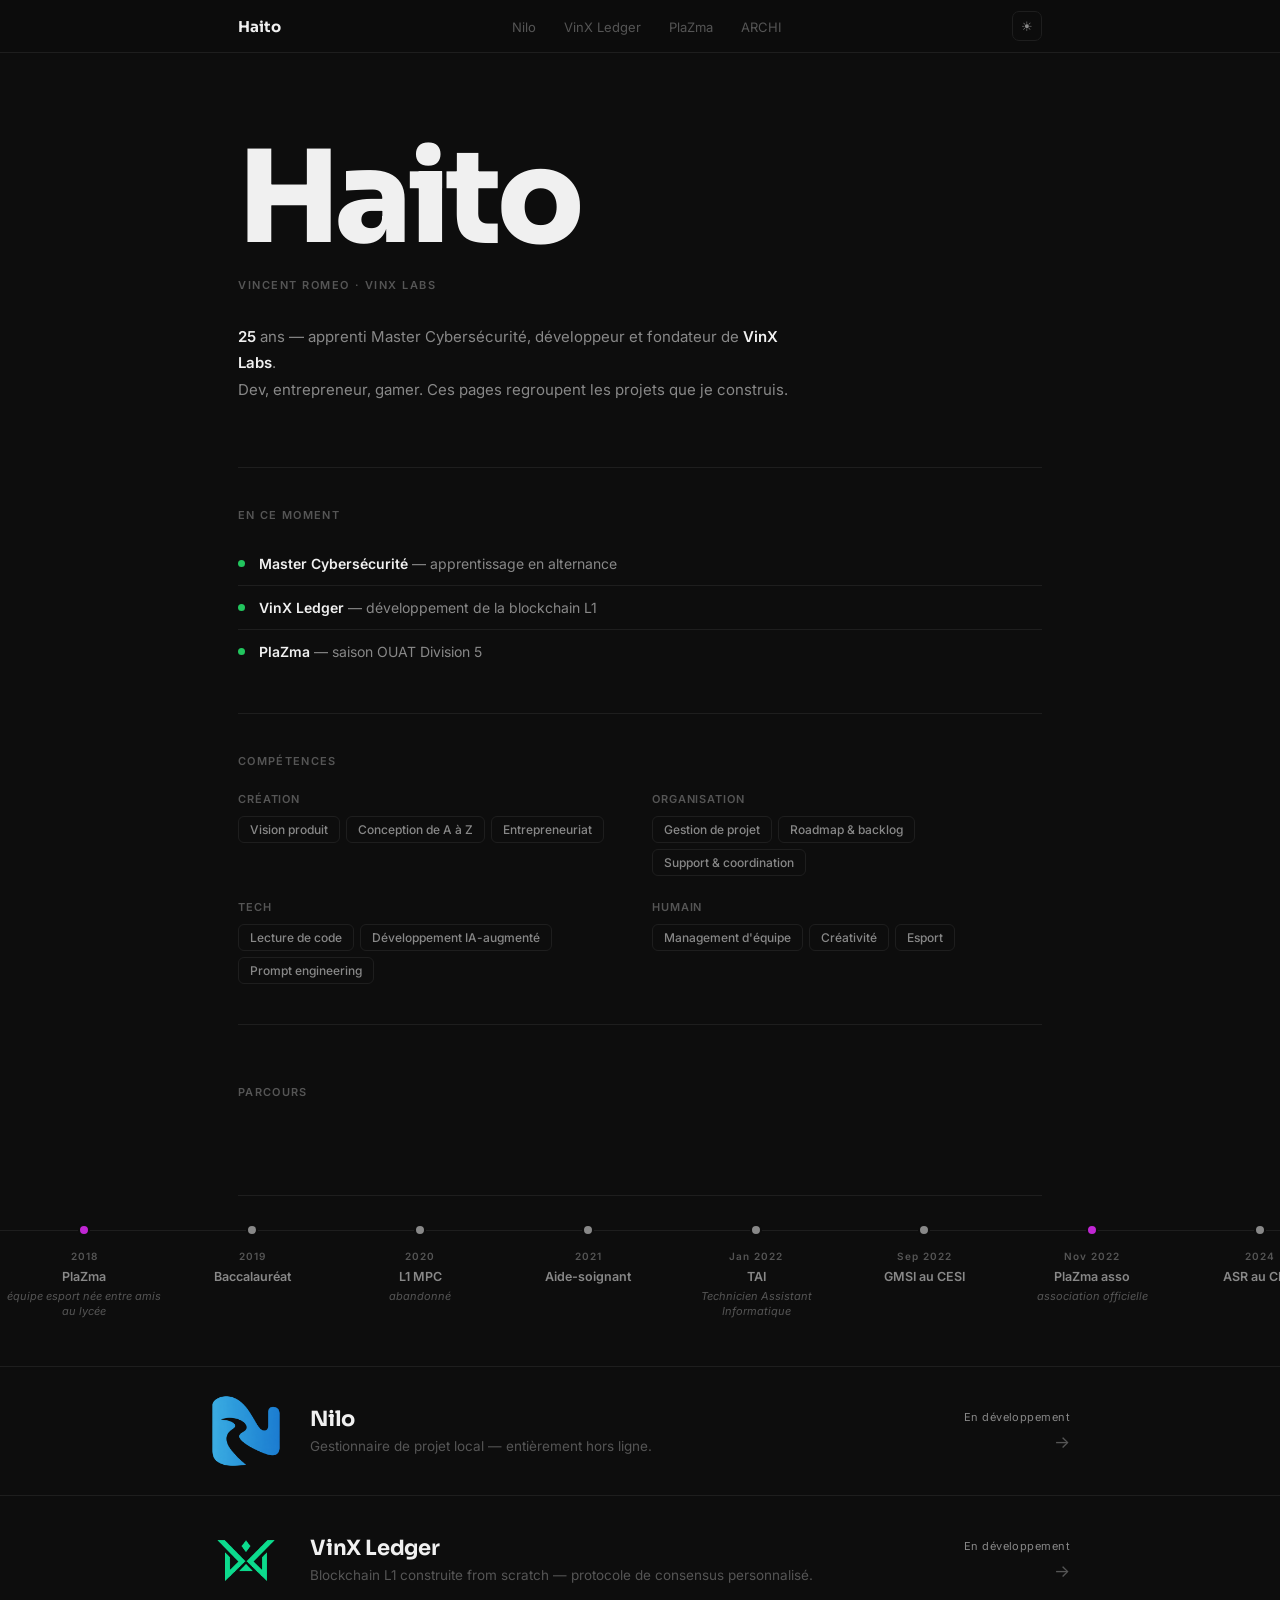
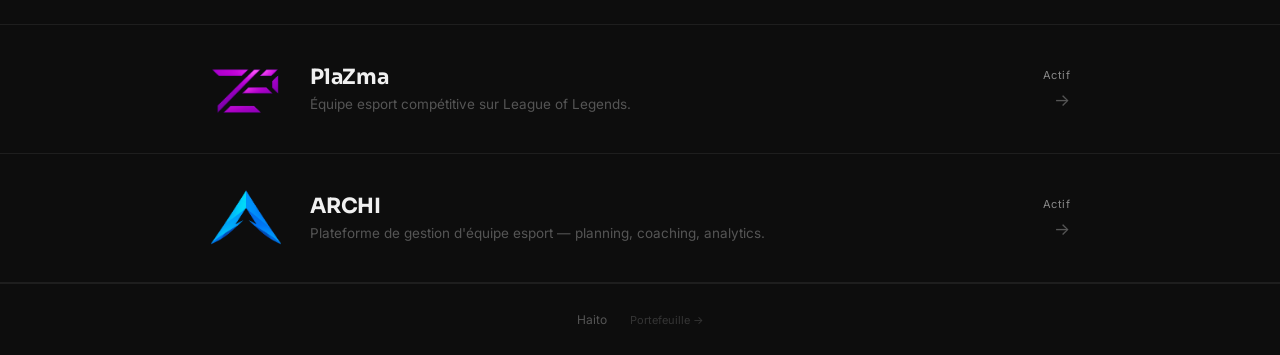
<file: index.html>
<!DOCTYPE html>
<html lang="fr">
<head>
<meta charset="UTF-8">
<script>document.documentElement.dataset.theme=localStorage.getItem("ht-theme")||"dark";</script>
<meta name="viewport" content="width=device-width, initial-scale=1.0">
<title>Haito — Vincent ROMEO</title>
<link rel="icon" type="image/svg+xml" href="data:image/svg+xml,<svg xmlns='http://www.w3.org/2000/svg' viewBox='0 0 32 32'><rect width='32' height='32' rx='4' fill='%230d0d0d'/><text x='16' y='23' font-size='18' font-family='system-ui' font-weight='800' fill='%23f0f0f0' text-anchor='middle'>H</text></svg>">
<meta property="og:type" content="website">
<meta property="og:site_name" content="Haito">
<meta property="og:title" content="Haito — Vincent ROMEO">
<meta property="og:description" content="Dev, entrepreneur, gamer. Projets personnels : Nilo, VinX Ledger, PlaZma, ARCHI.">
<meta name="description" content="Dev, entrepreneur, gamer. Projets personnels : Nilo, VinX Ledger, PlaZma, ARCHI.">
<link rel="preconnect" href="https://fonts.googleapis.com">
<link rel="preconnect" href="https://fonts.gstatic.com" crossorigin>
<link href="https://fonts.googleapis.com/css2?family=Inter:wght@400;500;600&family=Sora:wght@600;700;800&display=swap" rel="stylesheet">
<link rel="stylesheet" href="assets/theme.css">
<style>
  /* Hero — typographique, left-aligned */
  .hero {
    padding: 88px 0 64px;
    border-bottom: 1px solid var(--border);
  }
  .hero h1 {
    font-family: var(--font-display);
    font-size: clamp(72px, 14vw, 128px);
    font-weight: 800;
    letter-spacing: -.04em;
    line-height: .9;
    margin-bottom: 22px;
  }
  .hero-sub {
    font-size: 11px;
    font-weight: 600;
    letter-spacing: .14em;
    text-transform: uppercase;
    color: var(--muted);
    margin-bottom: 32px;
  }
  .hero-bio {
    font-size: 15px;
    color: var(--dim);
    line-height: 1.75;
    max-width: 560px;
  }
  .hero-bio strong { color: var(--text); font-weight: 600; }

  /* Liste projets — pleine largeur */
  .proj-list {
    border-bottom: 1px solid var(--border);
  }
  .proj-row {
    display: block;
    border-top: 1px solid var(--border);
    text-decoration: none;
    color: inherit;
    transition: background .18s;
  }
  .proj-row:hover {
    background: color-mix(in srgb, var(--tc, #fff) 6%, transparent);
  }
  .proj-row-in {
    display: flex;
    align-items: center;
    gap: 28px;
    padding: 28px 0;
  }

  /* Logo */
  .proj-logo {
    width: 72px; height: 72px;
    border-radius: 16px;
    overflow: hidden;
    flex-shrink: 0;
    
    display: flex; align-items: center; justify-content: center;
    font-size: 30px;
    transition: transform .22s cubic-bezier(.16,1,.3,1);
  }
  .proj-row:hover .proj-logo { transform: scale(1.07) translateY(-3px); filter: brightness(1.12); }
  .proj-logo img { width: 100%; height: 100%; object-fit: contain; }

  /* Info */
  .proj-info { flex: 1; min-width: 0; }
  .proj-name {
    font-family: var(--font-display);
    font-size: 21px; font-weight: 700;
    letter-spacing: -.01em;
    margin-bottom: 5px;
  }
  .proj-desc {
    font-size: 13.5px; color: var(--muted); line-height: 1.4;
  }

  /* Meta */
  .proj-meta {
    text-align: right; flex-shrink: 0;
    display: flex; flex-direction: column; align-items: flex-end; gap: 8px;
  }
  .proj-status {
    font-size: 11px; color: var(--dim);
    letter-spacing: .04em;
  }
  .proj-arrow {
    font-size: 17px; color: var(--muted);
    transition: transform .15s, color .15s;
  }
  .proj-row:hover .proj-arrow {
    transform: translateX(4px);
    color: var(--text);
  }

  .now-sec { padding: 40px 0; border-bottom: 1px solid var(--border); }
  .now-label { font-size: 11px; font-weight: 600; letter-spacing: .12em; text-transform: uppercase; color: var(--muted); margin-bottom: 20px; }
  .now-list { display: flex; flex-direction: column; }
  .now-item { display: flex; align-items: center; gap: 14px; padding: 13px 0; border-bottom: 1px solid var(--border); }
  .now-item:last-child { border-bottom: none; }
  @keyframes pulse-live {
    0%   { box-shadow: 0 0 0 0   rgba(34,197,94,.55); }
    60%  { box-shadow: 0 0 0 7px rgba(34,197,94,0); }
    100% { box-shadow: 0 0 0 0   rgba(34,197,94,0); }
  }
  .now-dot { width: 7px; height: 7px; border-radius: 50%; background: #22c55e; flex-shrink: 0; animation: pulse-live 2.2s ease-out infinite; }
  .now-text { font-size: 14px; color: var(--dim); }
  .now-text strong { color: var(--text); font-weight: 600; }

  /* Skills */
  .skills-sec { padding: 40px 0; border-bottom: 1px solid var(--border); }
  .skills-label { font-size: 11px; font-weight: 600; letter-spacing: .12em; text-transform: uppercase; color: var(--muted); margin-bottom: 24px; }
  .skills-grid { display: grid; grid-template-columns: repeat(2, 1fr); gap: 24px; }
  .skill-cat-name { font-size: 11px; font-weight: 600; letter-spacing: .08em; text-transform: uppercase; color: var(--muted); margin-bottom: 10px; }
  .skill-tags { display: flex; flex-wrap: wrap; gap: 6px; }
  .skill-tag { font-size: 12px; font-weight: 500; padding: 5px 11px; border-radius: 6px; border: 1px solid var(--border); color: var(--dim); transition: border-color .15s, color .15s; }
  .skill-tag:hover { border-color: var(--text); color: var(--text); }
  @media (max-width: 520px) { .skills-grid { grid-template-columns: 1fr; gap: 18px; } }

  /* Timeline horizontale */
  .tl-sec { padding: 60px 0; border-bottom: 1px solid var(--border); }
  .tl-label { font-size: 11px; font-weight: 600; letter-spacing: .12em; text-transform: uppercase; color: var(--muted); margin-bottom: 36px; }

  .tl-scroll {
    overflow-x: auto; overflow-y: visible;
    scrollbar-width: none;
    cursor: grab; user-select: none;
    margin: 0 calc(-1 * var(--gut));
    padding: 0 var(--gut);
  }
  .tl-scroll::-webkit-scrollbar { display: none; }
  .tl-scroll.dragging { cursor: grabbing; }

  .tl-track {
    display: flex;
    align-items: flex-start;
    position: relative;
    padding: 28px 0 48px;
    gap: 0;
    min-width: max-content;
  }
  /* Ligne horizontale passant par les dots */
  .tl-track::before {
    content: '';
    position: absolute;
    top: 34px; /* aligne sur le centre des dots (28px + 6px) */
    left: 0; right: 0;
    height: 1px;
    background: var(--border);
    z-index: 0;
  }

  .tl-item {
    display: flex;
    flex-direction: column;
    align-items: center;
    width: 168px;
    flex-shrink: 0;
    position: relative;
    z-index: 1;
    opacity: 0;
    transform: translateY(14px);
    transition: opacity .5s cubic-bezier(.16,1,.3,1), transform .5s cubic-bezier(.16,1,.3,1);
    transition-delay: calc(var(--i, 0) * 55ms);
  }
  .tl-item.visible { opacity: 1; transform: none; }

  .tl-dot-wrap {
    width: 12px; height: 12px;
    display: flex; align-items: center; justify-content: center;
    margin-bottom: 14px;
    position: relative;
  }
  .tl-dot {
    width: 12px; height: 12px;
    border-radius: 50%;
    background: var(--border);
    border: 2px solid var(--bg);
    transition: background .3s, transform .28s cubic-bezier(.16,1,.3,1), box-shadow .28s;
    cursor: default;
  }
  /* Anneau de halo */
  .tl-dot::after {
    content: '';
    position: absolute;
    inset: -5px;
    border-radius: 50%;
    border: 1.5px solid transparent;
    transition: border-color .28s, transform .28s cubic-bezier(.16,1,.3,1);
  }
  .tl-item.visible .tl-dot { background: var(--tl-color, var(--dim)); }
  .tl-item:hover .tl-dot {
    transform: scale(1.7);
    box-shadow: 0 0 0 6px color-mix(in srgb, var(--tl-color, var(--dim)) 18%, transparent);
  }
  .tl-item:hover .tl-dot::after {
    border-color: color-mix(in srgb, var(--tl-color, var(--dim)) 40%, transparent);
    transform: scale(2.4);
  }

  .tl-year {
    font-size: 10px; font-weight: 600;
    letter-spacing: .1em;
    color: var(--muted);
    text-align: center;
    margin-bottom: 6px;
    transition: color .2s;
  }
  .tl-title {
    font-size: 12.5px; font-weight: 600;
    color: var(--dim);
    text-align: center;
    line-height: 1.4;
    padding: 0 8px;
    transition: color .2s;
  }
  .tl-sub {
    font-size: 11px; color: var(--muted);
    text-align: center; line-height: 1.3;
    padding: 0 6px; margin-top: 4px;
    font-style: italic;
  }
  .tl-item:hover .tl-year { color: var(--tl-color, var(--dim)); }
  .tl-item:hover .tl-title { color: var(--text); }

  footer { border-top: 1px solid var(--border); padding: 28px 0; text-align: center; font-size: 12px; color: var(--muted); }

  @media (max-width: 520px) {
    .proj-logo { width: 52px; height: 52px; }
    .proj-name { font-size: 17px; }
    .proj-meta { display: none; }
  }
</style>
</head>
<body>

<nav class="ht-nav">
  <div class="ht-nav-inner">
    <a class="ht-brand" href="index.html">Haito</a>
    <ul class="ht-nav-links">
      <li><a href="nilo.html">Nilo</a></li>
      <li><a href="vinx.html">VinX Ledger</a></li>
      <li><a href="plazma.html">PlaZma</a></li>
      <li><a href="archi.html">ARCHI</a></li>
    </ul>
    <button class="theme-toggle" id="themeToggle" aria-label="Changer le thème"></button>
  </div>
</nav>

<div class="wrap">
  <header class="hero">
    <h1>Haito</h1>
    <p class="hero-sub">Vincent ROMEO · VinX Labs</p>
    <p class="hero-bio">
      <strong id="age"></strong> ans — apprenti Master Cybersécurité, développeur et fondateur de <strong>VinX Labs</strong>.<br>
      Dev, entrepreneur, gamer. Ces pages regroupent les projets que je construis.
    </p>
  </header>
</div>
<script>
  (function(){
    var born = new Date(2001,10,28);
    var now = new Date();
    var age = now.getFullYear()-born.getFullYear();
    if(now.getMonth()<born.getMonth()||(now.getMonth()===born.getMonth()&&now.getDate()<born.getDate()))age--;
    document.getElementById('age').textContent=age;
  })();
</script>

<div class="wrap">
  <section class="now-sec">
    <p class="now-label">En ce moment</p>
    <div class="now-list">
      <div class="now-item"><span class="now-dot"></span><div class="now-text"><strong>Master Cybersécurité</strong> — apprentissage en alternance</div></div>
      <div class="now-item"><span class="now-dot"></span><div class="now-text"><strong>VinX Ledger</strong> — développement de la blockchain L1</div></div>
      <div class="now-item"><span class="now-dot"></span><div class="now-text"><strong>PlaZma</strong> — saison OUAT Division 5</div></div>
    </div>
  </section>
</div>

<div class="wrap">
  <section class="skills-sec">
    <p class="skills-label">Compétences</p>
    <div class="skills-grid">
      <div>
        <div class="skill-cat-name">Création</div>
        <div class="skill-tags">
          <span class="skill-tag">Vision produit</span>
          <span class="skill-tag">Conception de A à Z</span>
          <span class="skill-tag">Entrepreneuriat</span>
        </div>
      </div>
      <div>
        <div class="skill-cat-name">Organisation</div>
        <div class="skill-tags">
          <span class="skill-tag">Gestion de projet</span>
          <span class="skill-tag">Roadmap & backlog</span>
          <span class="skill-tag">Support & coordination</span>
        </div>
      </div>
      <div>
        <div class="skill-cat-name">Tech</div>
        <div class="skill-tags">
          <span class="skill-tag">Lecture de code</span>
          <span class="skill-tag">Développement IA-augmenté</span>
          <span class="skill-tag">Prompt engineering</span>
        </div>
      </div>
      <div>
        <div class="skill-cat-name">Humain</div>
        <div class="skill-tags">
          <span class="skill-tag">Management d'équipe</span>
          <span class="skill-tag">Créativité</span>
          <span class="skill-tag">Esport</span>
        </div>
      </div>
    </div>
  </section>
</div>

<div class="wrap">
  <section class="tl-sec">
    <p class="tl-label">Parcours</p>
  </section>
</div>
<div class="tl-scroll" id="tlScroll">
  <div class="tl-track wrap">
    <div class="tl-item" style="--tl-color:#c026d3;--i:0">
      <div class="tl-dot-wrap"><div class="tl-dot"></div></div>
      <div class="tl-year">2018</div>
      <div class="tl-title">PlaZma</div>
      <div class="tl-sub">équipe esport née entre amis au lycée</div>
    </div>
    <div class="tl-item" style="--i:1">
      <div class="tl-dot-wrap"><div class="tl-dot"></div></div>
      <div class="tl-year">2019</div>
      <div class="tl-title">Baccalauréat</div>
    </div>
    <div class="tl-item" style="--i:2">
      <div class="tl-dot-wrap"><div class="tl-dot"></div></div>
      <div class="tl-year">2020</div>
      <div class="tl-title">L1 MPC</div>
      <div class="tl-sub">abandonné</div>
    </div>
    <div class="tl-item" style="--i:3">
      <div class="tl-dot-wrap"><div class="tl-dot"></div></div>
      <div class="tl-year">2021</div>
      <div class="tl-title">Aide-soignant</div>
    </div>
    <div class="tl-item" style="--i:4">
      <div class="tl-dot-wrap"><div class="tl-dot"></div></div>
      <div class="tl-year">Jan 2022</div>
      <div class="tl-title">TAI</div>
      <div class="tl-sub">Technicien Assistant Informatique</div>
    </div>
    <div class="tl-item" style="--i:5">
      <div class="tl-dot-wrap"><div class="tl-dot"></div></div>
      <div class="tl-year">Sep 2022</div>
      <div class="tl-title">GMSI au CESI</div>
    </div>
    <div class="tl-item" style="--tl-color:#c026d3;--i:6">
      <div class="tl-dot-wrap"><div class="tl-dot"></div></div>
      <div class="tl-year">Nov 2022</div>
      <div class="tl-title">PlaZma asso</div>
      <div class="tl-sub">association officielle</div>
    </div>
    <div class="tl-item" style="--i:7">
      <div class="tl-dot-wrap"><div class="tl-dot"></div></div>
      <div class="tl-year">2024</div>
      <div class="tl-title">ASR au CESI</div>
    </div>
    <div class="tl-item" style="--tl-color:#0ea5e9;--i:8">
      <div class="tl-dot-wrap"><div class="tl-dot"></div></div>
      <div class="tl-year">2025</div>
      <div class="tl-title">MICSI au CESI</div>
      <div class="tl-sub">Master Cybersécurité 2025–2027</div>
    </div>
    <div class="tl-item" style="--tl-color:#10b981;--i:9">
      <div class="tl-dot-wrap"><div class="tl-dot"></div></div>
      <div class="tl-year">Sep 2026</div>
      <div class="tl-title">VinX Labs</div>
      <div class="tl-sub">création de l'entreprise</div>
    </div>
  </div>
</div>

<div class="proj-list">

  <a class="proj-row" href="nilo.html" style="--tc:#0ea5e9">
    <div class="proj-row-in wrap">
      <div class="proj-logo" style="view-transition-name:proj-logo-nilo"><img src="assets/logo-nilo.png" alt="Nilo"></div>
      <div class="proj-info">
        <div class="proj-name">Nilo</div>
        <div class="proj-desc">Gestionnaire de projet local — entièrement hors ligne.</div>
      </div>
      <div class="proj-meta">
        <span class="proj-status">En développement</span>
        <span class="proj-arrow">→</span>
      </div>
    </div>
  </a>

  <a class="proj-row" href="vinx.html" style="--tc:#10b981">
    <div class="proj-row-in wrap">
      <div class="proj-logo" style="view-transition-name:proj-logo-vinx"><img src="assets/logo-vinx.png" alt="VinX Ledger"></div>
      <div class="proj-info">
        <div class="proj-name">VinX Ledger</div>
        <div class="proj-desc">Blockchain L1 construite from scratch — protocole de consensus personnalisé.</div>
      </div>
      <div class="proj-meta">
        <span class="proj-status">En développement</span>
        <span class="proj-arrow">→</span>
      </div>
    </div>
  </a>

  <a class="proj-row" href="plazma.html" style="--tc:#c026d3">
    <div class="proj-row-in wrap">
      <div class="proj-logo" style="view-transition-name:proj-logo-plazma"><img src="assets/logo-plazma.png" alt="PlaZma"></div>
      <div class="proj-info">
        <div class="proj-name">PlaZma</div>
        <div class="proj-desc">Équipe esport compétitive sur League of Legends.</div>
      </div>
      <div class="proj-meta">
        <span class="proj-status">Actif</span>
        <span class="proj-arrow">→</span>
      </div>
    </div>
  </a>

  <a class="proj-row" href="archi.html" style="--tc:#22d3ee">
    <div class="proj-row-in wrap">
      <div class="proj-logo" style="view-transition-name:proj-logo-archi"><img src="assets/logo-archi.png" alt="ARCHI"></div>
      <div class="proj-info">
        <div class="proj-name">ARCHI</div>
        <div class="proj-desc">Plateforme de gestion d'équipe esport — planning, coaching, analytics.</div>
      </div>
      <div class="proj-meta">
        <span class="proj-status">Actif</span>
        <span class="proj-arrow">→</span>
      </div>
    </div>
  </a>

</div>

<footer>
  <span style="color:var(--muted);font-size:12px">Haito</span>
  <a href="portfolio.html" style="color:var(--muted);font-size:11px;text-decoration:none;opacity:.55;transition:opacity .15s;margin-left:20px" onmouseover="this.style.opacity='.9'" onmouseout="this.style.opacity='.55'">Portefeuille →</a>
</footer>
<script src="assets/haito.js"></script>
<script>
(function(){
  /* Timeline scroll-reveal */
  var items = document.querySelectorAll('.tl-item');
  var io = new IntersectionObserver(function(e){
    e.forEach(function(entry){ if(entry.isIntersecting) entry.target.classList.add('visible'); });
  },{threshold:0.15,rootMargin:'0px 0px -40px 0px'});
  items.forEach(function(el){ io.observe(el); });

  /* Drag-to-scroll on timeline */
  var track = document.getElementById('tlScroll');
  if(track){
    var down=false, sx=0, sl=0;
    track.addEventListener('mousedown',function(e){
      down=true; sx=e.pageX; sl=track.scrollLeft;
      track.classList.add('dragging');
    });
    document.addEventListener('mouseup',function(){ down=false; track.classList.remove('dragging'); });
    document.addEventListener('mousemove',function(e){
      if(!down)return; e.preventDefault();
      track.scrollLeft=sl-(e.pageX-sx);
    });
  }

  /* Section reveal with stagger */
  var sections = document.querySelectorAll('.reveal');
  var sio = new IntersectionObserver(function(entries){
    entries.forEach(function(e){ if(e.isIntersecting){ e.target.classList.add('in'); sio.unobserve(e.target); } });
  },{threshold:0.08});
  sections.forEach(function(el){ sio.observe(el); });

  /* Hero h1 scramble */
  (function(){
    var el = document.querySelector('.hero h1');
    if(!el) return;
    var final = 'Haito';
    var pool = 'ABCDEFGHIJKLMNOPQRSTUVWXYZabcdefghijklmnopqrstuvwxyz0123456789@#$&%';
    var dur = 1300, t0 = null;
    function rnd(){ return pool[Math.floor(Math.random()*pool.length)]; }
    function tick(t){
      if(!t0) t0 = t;
      var p = Math.min((t-t0)/dur, 1);
      var done = Math.round(p * final.length);
      var out = '';
      for(var i=0;i<final.length;i++) out += i<done ? final[i] : rnd();
      el.textContent = out;
      if(p<1) requestAnimationFrame(tick);
      else el.textContent = final;
    }
    requestAnimationFrame(tick);
  })();
})();
</script>

</body>
</html>
</file>
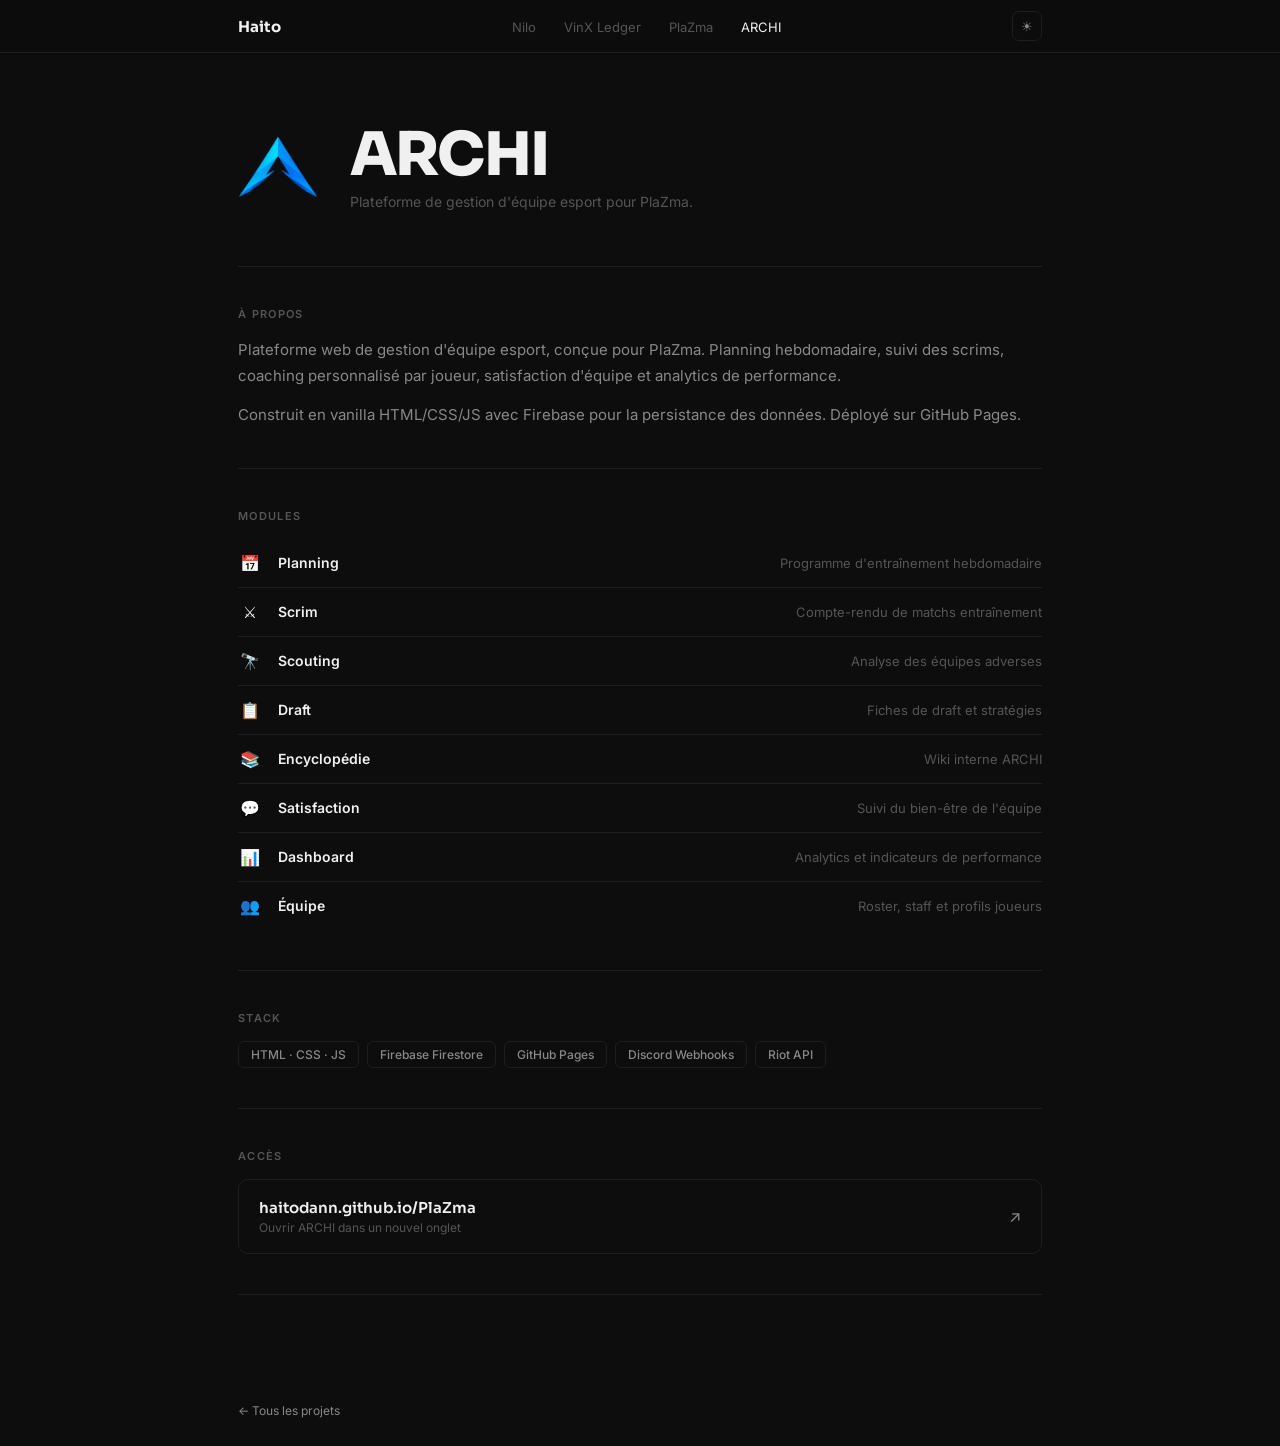
<file: archi.html>
<!DOCTYPE html>
<html lang="fr">
<head>
<meta charset="UTF-8">
<script>document.documentElement.dataset.theme=localStorage.getItem("ht-theme")||"dark";</script>
<meta name="viewport" content="width=device-width, initial-scale=1.0">
<title>ARCHI — Haito</title>
<link rel="icon" type="image/svg+xml" href="data:image/svg+xml,<svg xmlns='http://www.w3.org/2000/svg' viewBox='0 0 32 32'><rect width='32' height='32' rx='4' fill='%230d0d0d'/><text x='16' y='23' font-size='18' font-family='system-ui' font-weight='800' fill='%23f0f0f0' text-anchor='middle'>H</text></svg>">
<meta property="og:type" content="website">
<meta property="og:site_name" content="Haito">
<meta property="og:title" content="ARCHI — Haito">
<meta property="og:description" content="Plateforme de gestion d'équipe esport pour PlaZma. Planning, scrims, coaching, draft, analytics.">
<meta name="description" content="Plateforme de gestion d'équipe esport pour PlaZma. Planning, scrims, coaching, draft, analytics.">
<link rel="preconnect" href="https://fonts.googleapis.com">
<link rel="preconnect" href="https://fonts.gstatic.com" crossorigin>
<link href="https://fonts.googleapis.com/css2?family=Inter:wght@400;500;600&family=Sora:wght@600;700;800&display=swap" rel="stylesheet">
<link rel="stylesheet" href="assets/theme.css">
<style>
  :root { --tc: #22d3ee; }
  .proj-hero { padding:72px 0 56px;border-bottom:1px solid var(--border);display:flex;align-items:center;gap:32px; }
  .proj-logo { width:80px;height:80px;border-radius:18px;overflow:hidden;flex-shrink:0;display:flex;align-items:center;justify-content:center;font-size:36px; }
  .proj-logo img { width:100%;height:100%;object-fit:contain; }
  .proj-name { font-family:var(--font-display);font-size:clamp(36px,7vw,60px);font-weight:800;letter-spacing:-.03em;line-height:1;margin-bottom:8px; }
  .proj-tagline { font-size:14px;color:var(--muted); }
  .proj-body { display:flex;flex-direction:column;padding-bottom:80px; }
  .sec { border-bottom:1px solid var(--border);padding:40px 0; }
  .sec-label { font-size:11px;font-weight:600;letter-spacing:.12em;text-transform:uppercase;color:var(--muted);margin-bottom:16px; }
  .sec-text { font-size:15px;color:var(--dim);line-height:1.75; }
  .sec-text p+p { margin-top:12px; }
  .module-list { display:flex;flex-direction:column; }
  .module-item { display:flex;align-items:center;gap:16px;padding:14px 0;border-bottom:1px solid var(--border); }
  .module-item:last-child { border-bottom:none; }
  .module-icon { font-size:16px;width:24px;text-align:center;flex-shrink:0; }
  .module-name { font-weight:600;font-size:14px;flex:1; }
  .module-desc { font-size:13px;color:var(--muted); }
  .stack-row { display:flex;flex-wrap:wrap;gap:8px; }
  .stack-tag { font-size:12px;font-weight:500;padding:5px 12px;border-radius:6px;border:1px solid var(--border);color:var(--dim); }
  .link-item { display:flex;align-items:center;justify-content:space-between;border:1px solid var(--border);border-radius:10px;padding:18px 20px;transition:border-color .12s,background .12s; }
  .link-item:hover { border-color:#333; }
  .link-name { font-family:var(--font-display);font-size:15px;font-weight:600;margin-bottom:3px; }
  .link-sub { font-size:12px;color:var(--muted); }
  .link-arr { color:var(--dim);font-size:16px; }
  footer { padding:28px 0;font-size:12px;color:var(--muted); }
  footer a { color:var(--dim);transition:color .12s; } footer a:hover { color:var(--text); }
  @media(max-width:520px) { .proj-hero { flex-direction:column;gap:20px;align-items:flex-start; } }
</style>
</head>
<body>
<nav class="ht-nav">
  <div class="ht-nav-inner">
    <a class="ht-brand" href="index.html">Haito</a>
    <ul class="ht-nav-links">
      <li><a href="nilo.html">Nilo</a></li>
      <li><a href="vinx.html">VinX Ledger</a></li>
      <li><a href="plazma.html">PlaZma</a></li>
      <li><a href="archi.html" class="active">ARCHI</a></li>
    </ul>
    <button class="theme-toggle" id="themeToggle" aria-label="Changer le thème"></button>
  </div>
</nav>
<div class="wrap">
  <header class="proj-hero">
    <div class="proj-logo" style="view-transition-name:proj-logo-archi"><img src="assets/logo-archi.png" alt="ARCHI"></div>
    <div>
      <div class="proj-name">ARCHI</div>
      <div class="proj-tagline">Plateforme de gestion d'équipe esport pour PlaZma.</div>
    </div>
  </header>
  <div class="proj-body">
    <section class="sec">
      <p class="sec-label">À propos</p>
      <div class="sec-text">
        <p>Plateforme web de gestion d'équipe esport, conçue pour PlaZma. Planning hebdomadaire, suivi des scrims, coaching personnalisé par joueur, satisfaction d'équipe et analytics de performance.</p>
        <p>Construit en vanilla HTML/CSS/JS avec Firebase pour la persistance des données. Déployé sur GitHub Pages.</p>
      </div>
    </section>
    <section class="sec">
      <p class="sec-label">Modules</p>
      <div class="module-list">
        <div class="module-item"><span class="module-icon">📅</span><span class="module-name">Planning</span><span class="module-desc">Programme d'entraînement hebdomadaire</span></div>
        <div class="module-item"><span class="module-icon">⚔️</span><span class="module-name">Scrim</span><span class="module-desc">Compte-rendu de matchs entraînement</span></div>
        <div class="module-item"><span class="module-icon">🔭</span><span class="module-name">Scouting</span><span class="module-desc">Analyse des équipes adverses</span></div>
        <div class="module-item"><span class="module-icon">📋</span><span class="module-name">Draft</span><span class="module-desc">Fiches de draft et stratégies</span></div>
        <div class="module-item"><span class="module-icon">📚</span><span class="module-name">Encyclopédie</span><span class="module-desc">Wiki interne ARCHI</span></div>
        <div class="module-item"><span class="module-icon">💬</span><span class="module-name">Satisfaction</span><span class="module-desc">Suivi du bien-être de l'équipe</span></div>
        <div class="module-item"><span class="module-icon">📊</span><span class="module-name">Dashboard</span><span class="module-desc">Analytics et indicateurs de performance</span></div>
        <div class="module-item"><span class="module-icon">👥</span><span class="module-name">Équipe</span><span class="module-desc">Roster, staff et profils joueurs</span></div>
      </div>
    </section>
    <section class="sec">
      <p class="sec-label">Stack</p>
      <div class="stack-row">
        <span class="stack-tag">HTML · CSS · JS</span>
        <span class="stack-tag">Firebase Firestore</span>
        <span class="stack-tag">GitHub Pages</span>
        <span class="stack-tag">Discord Webhooks</span>
        <span class="stack-tag">Riot API</span>
      </div>
    </section>
    <section class="sec">
      <p class="sec-label">Accès</p>
      <a class="link-item" href="https://haitodann.github.io/PlaZma/" target="_blank" rel="noopener">
        <div><div class="link-name">haitodann.github.io/PlaZma</div><div class="link-sub">Ouvrir ARCHI dans un nouvel onglet</div></div>
        <span class="link-arr">↗</span>
      </a>
    </section>
  </div>
  <footer><a href="index.html">← Tous les projets</a></footer>
</div>
<script src="assets/haito.js"></script>
</body>
</html>
</file>
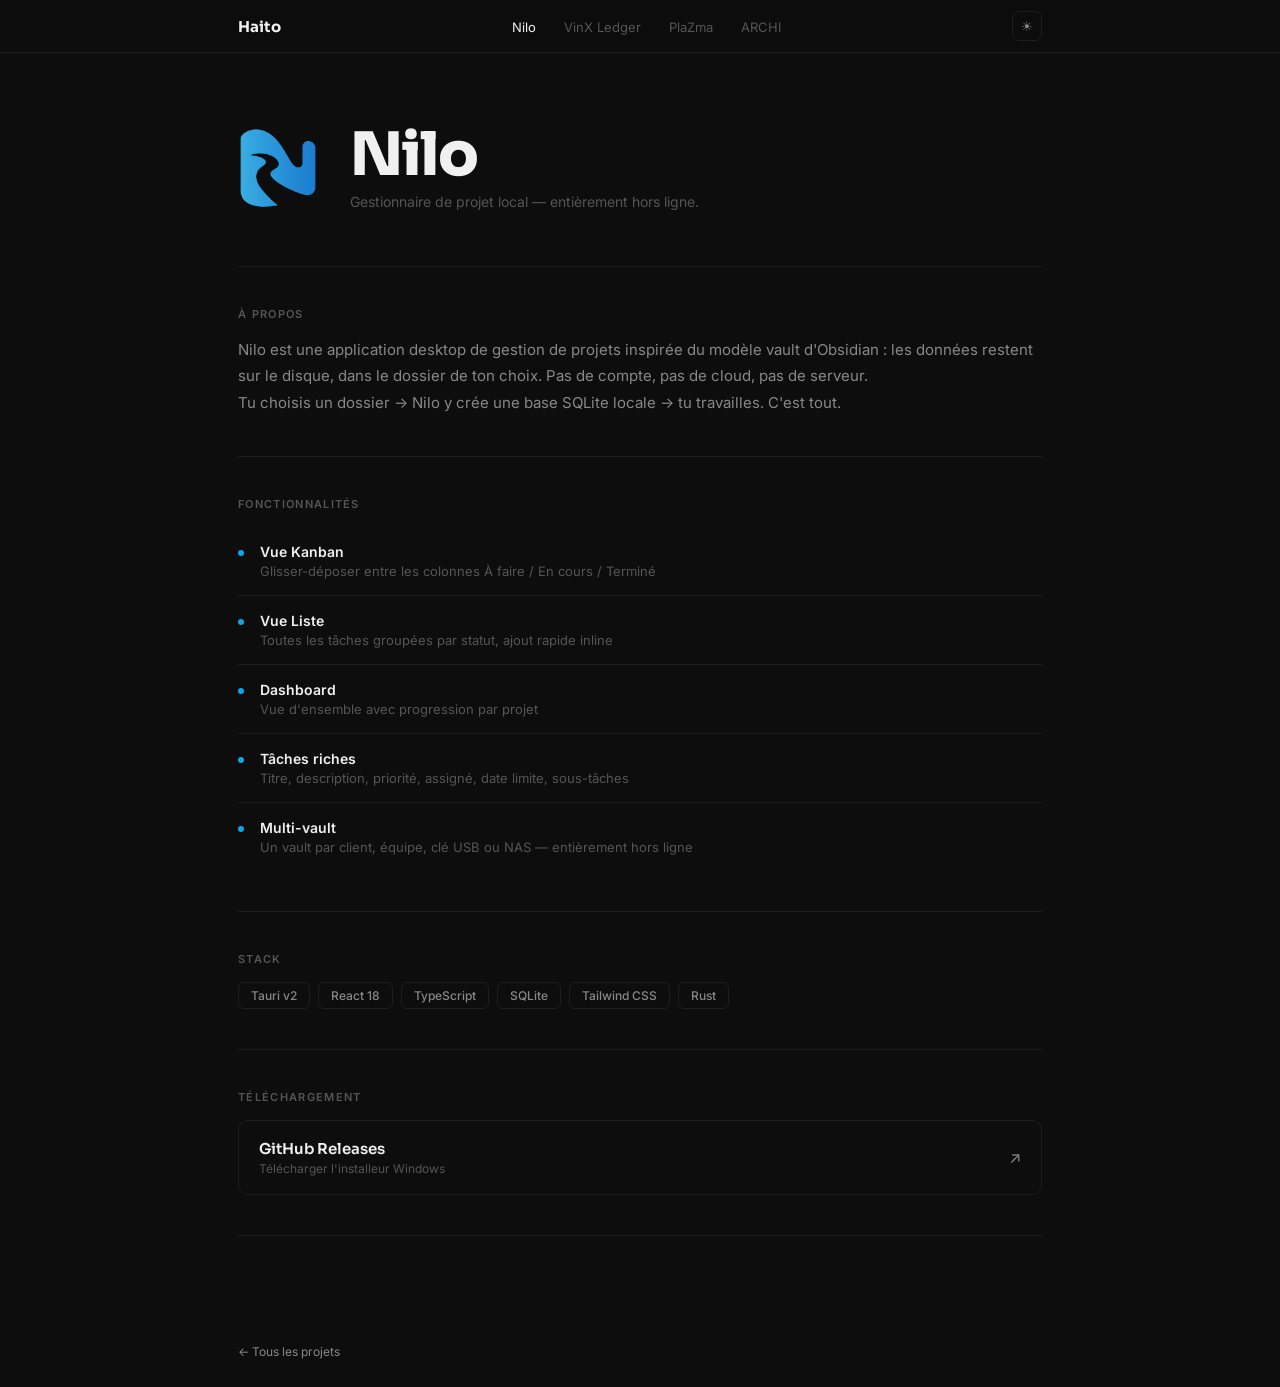
<file: nilo.html>
<!DOCTYPE html>
<html lang="fr">
<head>
<meta charset="UTF-8">
<script>document.documentElement.dataset.theme=localStorage.getItem("ht-theme")||"dark";</script>
<meta name="viewport" content="width=device-width, initial-scale=1.0">
<title>Nilo — Haito</title>
<link rel="icon" type="image/svg+xml" href="data:image/svg+xml,<svg xmlns='http://www.w3.org/2000/svg' viewBox='0 0 32 32'><rect width='32' height='32' rx='4' fill='%230d0d0d'/><text x='16' y='23' font-size='18' font-family='system-ui' font-weight='800' fill='%23f0f0f0' text-anchor='middle'>H</text></svg>">
<meta property="og:type" content="website">
<meta property="og:site_name" content="Haito">
<meta property="og:title" content="Nilo — Haito">
<meta property="og:description" content="App desktop de gestion de projets locale. Vault SQLite, kanban, hors ligne. Tauri v2 · React · Rust.">
<meta name="description" content="App desktop de gestion de projets locale. Vault SQLite, kanban, hors ligne. Tauri v2 · React · Rust.">
<link rel="preconnect" href="https://fonts.googleapis.com">
<link rel="preconnect" href="https://fonts.gstatic.com" crossorigin>
<link href="https://fonts.googleapis.com/css2?family=Inter:wght@400;500;600&family=Sora:wght@600;700;800&display=swap" rel="stylesheet">
<link rel="stylesheet" href="assets/theme.css">
<style>
  :root { --tc: #0ea5e9; }
  .proj-hero { padding:72px 0 56px; border-bottom:1px solid var(--border); display:flex; align-items:center; gap:32px; }
  .proj-logo { width:80px;height:80px;border-radius:18px;overflow:hidden;flex-shrink:0;display:flex;align-items:center;justify-content:center;font-size:36px; }
  .proj-logo img { width:100%;height:100%;object-fit:contain; }
  .proj-name { font-family:var(--font-display);font-size:clamp(36px,7vw,60px);font-weight:800;letter-spacing:-.03em;line-height:1;margin-bottom:8px; }
  .proj-tagline { font-size:14px;color:var(--muted); }
  .proj-body { display:flex;flex-direction:column; padding-bottom:80px; }
  .sec { border-bottom:1px solid var(--border);padding:40px 0; }
  .sec-label { font-size:11px;font-weight:600;letter-spacing:.12em;text-transform:uppercase;color:var(--muted);margin-bottom:16px; }
  .sec-text { font-size:15px;color:var(--dim);line-height:1.75; }
  .placeholder { color:var(--muted);font-style:italic;font-size:14px; }
  .feat-list { display:flex;flex-direction:column; }
  .feat-item { display:flex;align-items:flex-start;gap:16px;padding:16px 0;border-bottom:1px solid var(--border); }
  .feat-item:last-child { border-bottom:none; }
  .feat-dot { width:6px;height:6px;border-radius:50%;background:var(--tc);flex-shrink:0;margin-top:7px; }
  .feat-name { font-weight:600;font-size:14px;margin-bottom:3px; }
  .feat-desc { font-size:13px;color:var(--muted); }
  .stack-row { display:flex;flex-wrap:wrap;gap:8px; }
  .stack-tag { font-size:12px;font-weight:500;padding:5px 12px;border-radius:6px;border:1px solid var(--border);color:var(--dim); }
  .link-item { display:flex;align-items:center;justify-content:space-between;border:1px solid var(--border);border-radius:10px;padding:18px 20px;transition:border-color .12s,background .12s; }
  .link-item:hover { border-color:#333; }
  .link-name { font-family:var(--font-display);font-size:15px;font-weight:600;margin-bottom:3px; }
  .link-sub { font-size:12px;color:var(--muted); }
  .link-arr { color:var(--dim);font-size:16px; }
  footer { padding:28px 0;font-size:12px;color:var(--muted); }
  footer a { color:var(--dim);transition:color .12s; } footer a:hover { color:var(--text); }
  @media(max-width:520px) { .proj-hero { flex-direction:column; gap:20px; align-items:flex-start; } }
</style>
</head>
<body>
<nav class="ht-nav">
  <div class="ht-nav-inner">
    <a class="ht-brand" href="index.html">Haito</a>
    <ul class="ht-nav-links">
      <li><a href="nilo.html" class="active">Nilo</a></li>
      <li><a href="vinx.html">VinX Ledger</a></li>
      <li><a href="plazma.html">PlaZma</a></li>
      <li><a href="archi.html">ARCHI</a></li>
    </ul>
    <button class="theme-toggle" id="themeToggle" aria-label="Changer le thème"></button>
  </div>
</nav>
<div class="wrap">
  <header class="proj-hero">
    <div class="proj-logo" style="view-transition-name:proj-logo-nilo"><img src="assets/logo-nilo.png" alt="Nilo"></div>
    <div>
      <div class="proj-name">Nilo</div>
      <div class="proj-tagline">Gestionnaire de projet local — entièrement hors ligne.</div>
    </div>
  </header>
  <div class="proj-body">
    <section class="sec">
      <p class="sec-label">À propos</p>
      <div class="sec-text">
        <p>Nilo est une application desktop de gestion de projets inspirée du modèle vault d'Obsidian : les données restent sur le disque, dans le dossier de ton choix. Pas de compte, pas de cloud, pas de serveur.</p>
        <p>Tu choisis un dossier → Nilo y crée une base SQLite locale → tu travailles. C'est tout.</p>
      </div>
    </section>
    <section class="sec">
      <p class="sec-label">Fonctionnalités</p>
      <div class="feat-list">
        <div class="feat-item"><div class="feat-dot"></div><div><div class="feat-name">Vue Kanban</div><div class="feat-desc">Glisser-déposer entre les colonnes À faire / En cours / Terminé</div></div></div>
        <div class="feat-item"><div class="feat-dot"></div><div><div class="feat-name">Vue Liste</div><div class="feat-desc">Toutes les tâches groupées par statut, ajout rapide inline</div></div></div>
        <div class="feat-item"><div class="feat-dot"></div><div><div class="feat-name">Dashboard</div><div class="feat-desc">Vue d'ensemble avec progression par projet</div></div></div>
        <div class="feat-item"><div class="feat-dot"></div><div><div class="feat-name">Tâches riches</div><div class="feat-desc">Titre, description, priorité, assigné, date limite, sous-tâches</div></div></div>
        <div class="feat-item"><div class="feat-dot"></div><div><div class="feat-name">Multi-vault</div><div class="feat-desc">Un vault par client, équipe, clé USB ou NAS — entièrement hors ligne</div></div></div>
      </div>
    </section>
    <section class="sec">
      <p class="sec-label">Stack</p>
      <div class="stack-row">
        <span class="stack-tag">Tauri v2</span>
        <span class="stack-tag">React 18</span>
        <span class="stack-tag">TypeScript</span>
        <span class="stack-tag">SQLite</span>
        <span class="stack-tag">Tailwind CSS</span>
        <span class="stack-tag">Rust</span>
      </div>
    </section>
    <section class="sec">
      <p class="sec-label">Téléchargement</p>
      <a class="link-item" href="https://github.com/HaitoDann/Nilo-releases" target="_blank" rel="noopener">
        <div><div class="link-name">GitHub Releases</div><div class="link-sub">Télécharger l'installeur Windows</div></div>
        <span class="link-arr">↗</span>
      </a>
    </section>
  </div>
  <footer><a href="index.html">← Tous les projets</a></footer>
</div>
<script src="assets/haito.js"></script>
</body>
</html>
</file>
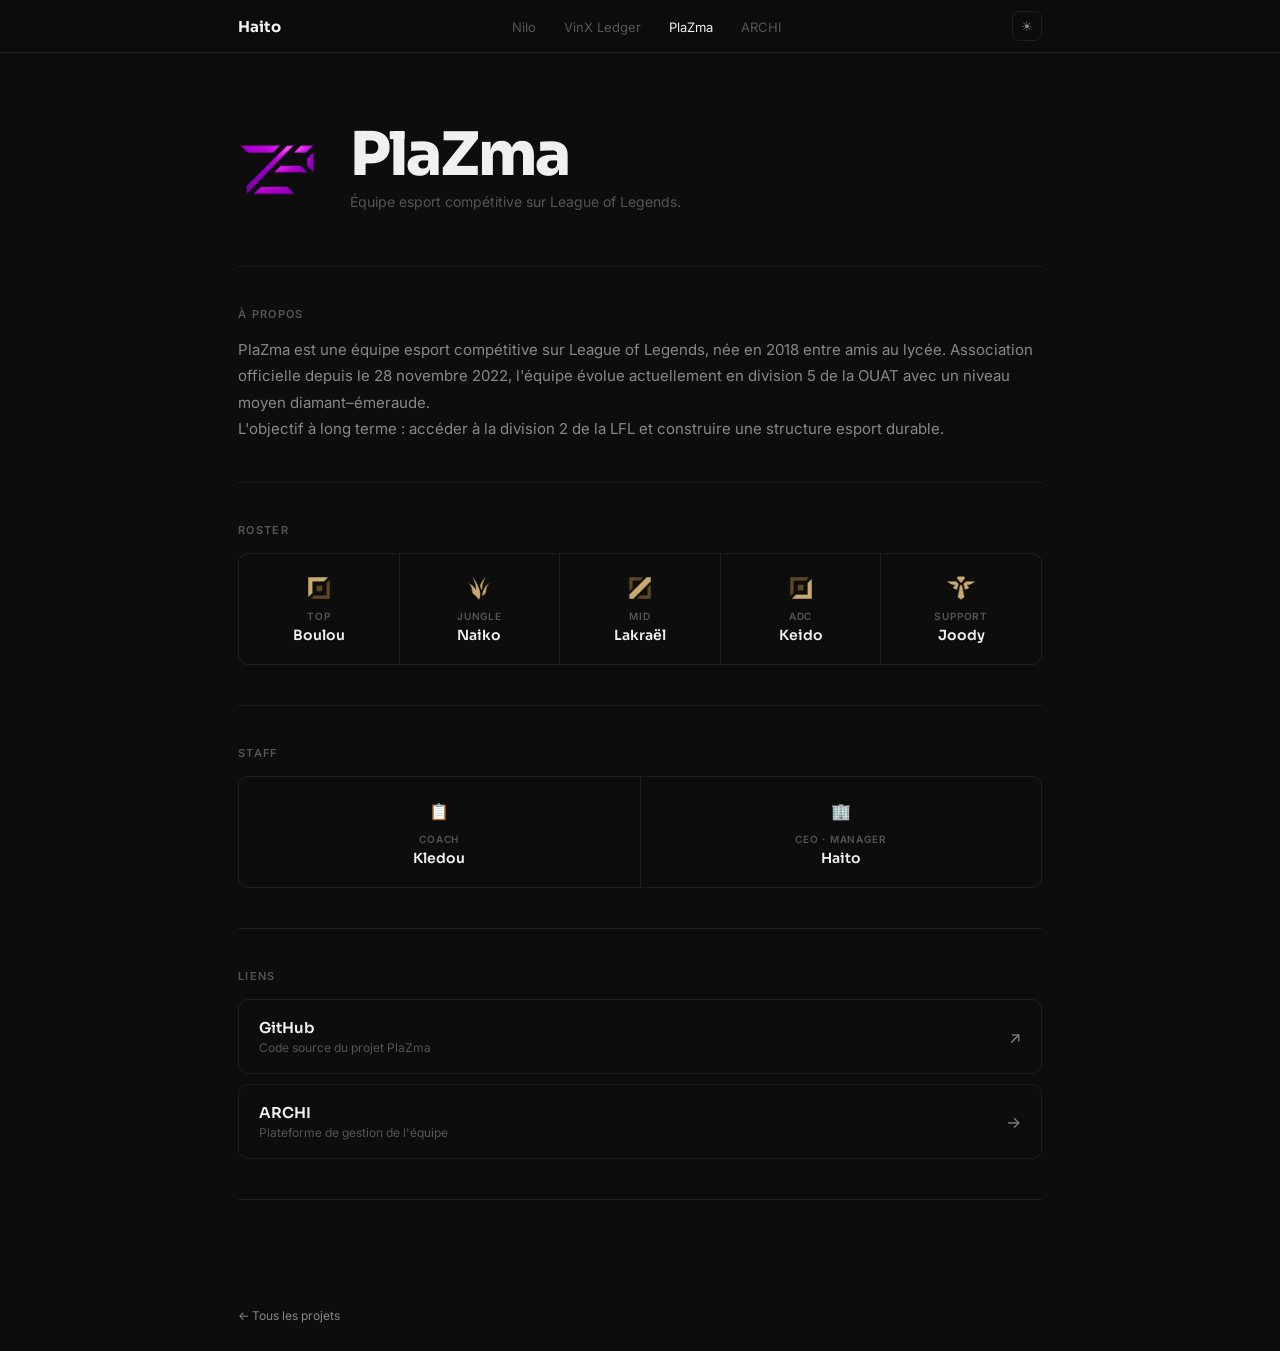
<file: plazma.html>
<!DOCTYPE html>
<html lang="fr">
<head>
<meta charset="UTF-8">
<script>document.documentElement.dataset.theme=localStorage.getItem("ht-theme")||"dark";</script>
<meta name="viewport" content="width=device-width, initial-scale=1.0">
<title>PlaZma — Haito</title>
<link rel="icon" type="image/svg+xml" href="data:image/svg+xml,<svg xmlns='http://www.w3.org/2000/svg' viewBox='0 0 32 32'><rect width='32' height='32' rx='4' fill='%230d0d0d'/><text x='16' y='23' font-size='18' font-family='system-ui' font-weight='800' fill='%23f0f0f0' text-anchor='middle'>H</text></svg>">
<meta property="og:type" content="website">
<meta property="og:site_name" content="Haito">
<meta property="og:title" content="PlaZma — Haito">
<meta property="og:description" content="Équipe esport sur League of Legends. Association depuis 2022, division 5 OUAT. Objectif : LFL Division 2.">
<meta name="description" content="Équipe esport sur League of Legends. Association depuis 2022, division 5 OUAT. Objectif : LFL Division 2.">
<link rel="preconnect" href="https://fonts.googleapis.com">
<link rel="preconnect" href="https://fonts.gstatic.com" crossorigin>
<link href="https://fonts.googleapis.com/css2?family=Inter:wght@400;500;600&family=Sora:wght@600;700;800&display=swap" rel="stylesheet">
<link rel="stylesheet" href="assets/theme.css">
<style>
  :root { --tc: #c026d3; }
  .proj-hero { padding:72px 0 56px;border-bottom:1px solid var(--border);display:flex;align-items:center;gap:32px; }
  .proj-logo { width:80px;height:80px;border-radius:18px;overflow:hidden;flex-shrink:0;display:flex;align-items:center;justify-content:center;font-size:36px; }
  .proj-logo img { width:100%;height:100%;object-fit:contain; }
  .proj-name { font-family:var(--font-display);font-size:clamp(36px,7vw,60px);font-weight:800;letter-spacing:-.03em;line-height:1;margin-bottom:8px; }
  .proj-tagline { font-size:14px;color:var(--muted); }
  .proj-body { display:flex;flex-direction:column;padding-bottom:80px; }
  .sec { border-bottom:1px solid var(--border);padding:40px 0; }
  .sec-label { font-size:11px;font-weight:600;letter-spacing:.12em;text-transform:uppercase;color:var(--muted);margin-bottom:16px; }
  .sec-text { font-size:15px;color:var(--dim);line-height:1.75; }
  .placeholder { color:var(--muted);font-style:italic;font-size:14px; }
  .roster { display:flex;gap:1px;border:1px solid var(--border);border-radius:10px;overflow:hidden;background:var(--border); }
  .role { flex:1;background:var(--bg);padding:20px 12px;text-align:center; }
  .role-icon { width:28px;height:28px;margin:0 auto 8px;display:flex;align-items:center;justify-content:center; }
  .role-icon img { width:100%;height:100%;object-fit:contain; }
  .role-name { font-size:10px;font-weight:600;letter-spacing:.08em;text-transform:uppercase;color:var(--muted);margin-bottom:4px; }
  .role-player { font-family:var(--font-display);font-size:14px;font-weight:600; }
  .link-item { display:flex;align-items:center;justify-content:space-between;border:1px solid var(--border);border-radius:10px;padding:18px 20px;transition:border-color .12s,background .12s; }
  .link-item:hover { border-color:#333; }
  .link-name { font-family:var(--font-display);font-size:15px;font-weight:600;margin-bottom:3px; }
  .link-sub { font-size:12px;color:var(--muted); }
  .link-arr { color:var(--dim);font-size:16px; }
  footer { padding:28px 0;font-size:12px;color:var(--muted); }
  footer a { color:var(--dim);transition:color .12s; } footer a:hover { color:var(--text); }
  @media(max-width:520px) { .proj-hero { flex-direction:column;gap:20px;align-items:flex-start; } .roster { flex-direction:column; } }
</style>
</head>
<body>
<nav class="ht-nav">
  <div class="ht-nav-inner">
    <a class="ht-brand" href="index.html">Haito</a>
    <ul class="ht-nav-links">
      <li><a href="nilo.html">Nilo</a></li>
      <li><a href="vinx.html">VinX Ledger</a></li>
      <li><a href="plazma.html" class="active">PlaZma</a></li>
      <li><a href="archi.html">ARCHI</a></li>
    </ul>
    <button class="theme-toggle" id="themeToggle" aria-label="Changer le thème"></button>
  </div>
</nav>
<div class="wrap">
  <header class="proj-hero">
    <div class="proj-logo" style="view-transition-name:proj-logo-plazma"><img src="assets/logo-plazma.png" alt="PlaZma"></div>
    <div>
      <div class="proj-name">PlaZma</div>
      <div class="proj-tagline">Équipe esport compétitive sur League of Legends.</div>
    </div>
  </header>
  <div class="proj-body">
    <section class="sec">
      <p class="sec-label">À propos</p>
      <div class="sec-text">
        <p>PlaZma est une équipe esport compétitive sur League of Legends, née en 2018 entre amis au lycée. Association officielle depuis le 28 novembre 2022, l'équipe évolue actuellement en division 5 de la OUAT avec un niveau moyen diamant–émeraude.</p>
        <p>L'objectif à long terme : accéder à la division 2 de la LFL et construire une structure esport durable.</p>
      </div>
    </section>
    <section class="sec">
      <p class="sec-label">Roster</p>
      <div class="roster">
        <div class="role"><div class="role-icon"><img src="assets/Top_icon.png" alt="Top"></div><div class="role-name">Top</div><div class="role-player">Boulou</div></div>
        <div class="role"><div class="role-icon"><img src="assets/Jungle_icon.png" alt="Jungle"></div><div class="role-name">Jungle</div><div class="role-player">Naiko</div></div>
        <div class="role"><div class="role-icon"><img src="assets/Middle_icon.png" alt="Mid"></div><div class="role-name">Mid</div><div class="role-player">Lakraël</div></div>
        <div class="role"><div class="role-icon"><img src="assets/Bottom_icon.png" alt="ADC"></div><div class="role-name">ADC</div><div class="role-player">Keido</div></div>
        <div class="role"><div class="role-icon"><img src="assets/Support_icon.png" alt="Support"></div><div class="role-name">Support</div><div class="role-player">Joody</div></div>
      </div>
    </section>
    <section class="sec">
      <p class="sec-label">Staff</p>
      <div class="roster">
        <div class="role"><div class="role-icon">📋</div><div class="role-name">Coach</div><div class="role-player">Kledou</div></div>
        <div class="role"><div class="role-icon">🏢</div><div class="role-name">CEO · Manager</div><div class="role-player">Haito</div></div>
      </div>
    </section>
    <section class="sec">
      <p class="sec-label">Liens</p>
      <div style="display:flex;flex-direction:column;gap:10px;">
      <a class="link-item" href="https://github.com/HaitoDann/PlaZma" target="_blank" rel="noopener">
        <div><div class="link-name">GitHub</div><div class="link-sub">Code source du projet PlaZma</div></div>
        <span class="link-arr">↗</span>
      </a>
      <a class="link-item" href="archi.html">
        <div><div class="link-name">ARCHI</div><div class="link-sub">Plateforme de gestion de l'équipe</div></div>
        <span class="link-arr">→</span>
      </a>
      </div>
    </section>
  </div>
  <footer><a href="index.html">← Tous les projets</a></footer>
</div>
<script src="assets/haito.js"></script>
</body>
</html>
</file>
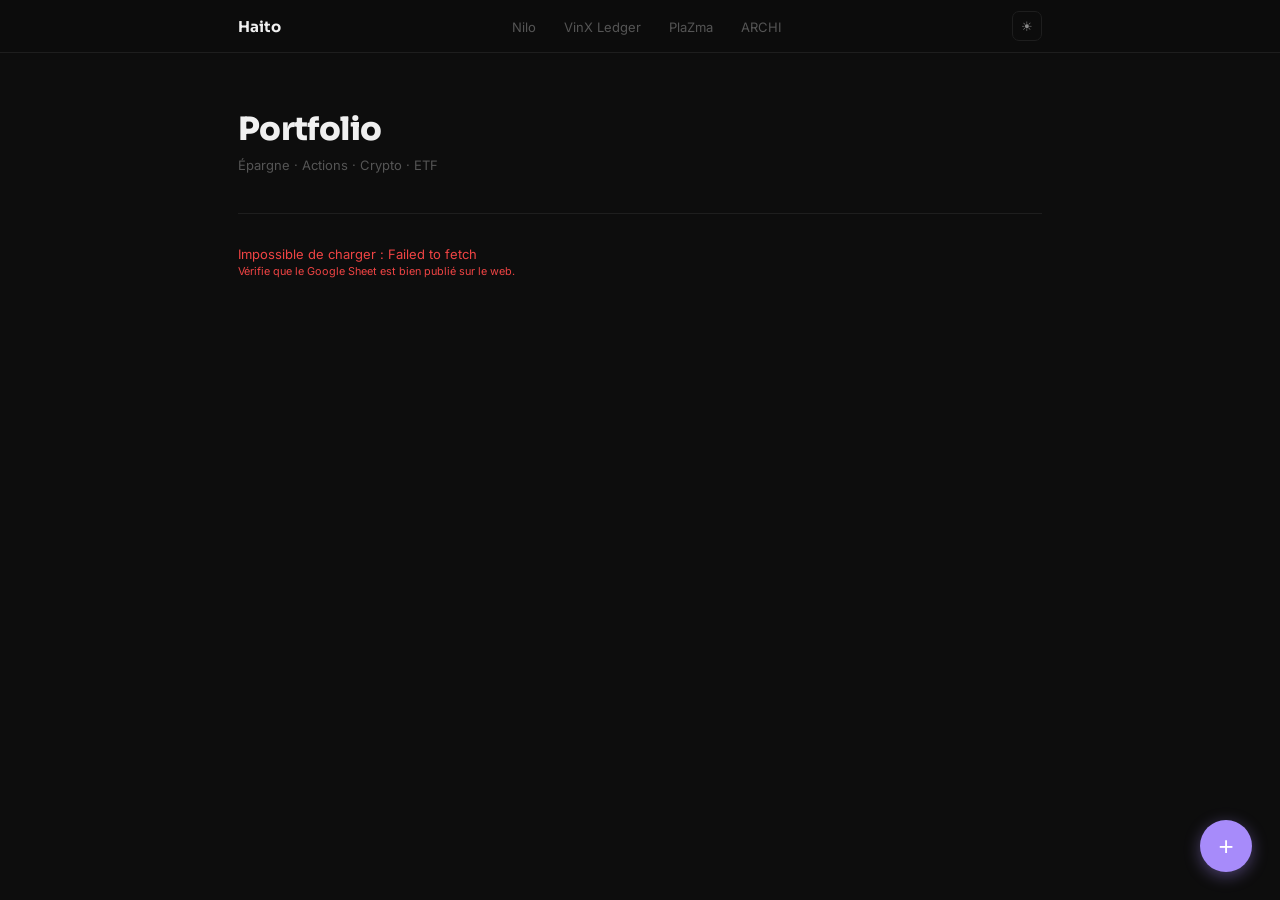
<file: portfolio.html>
<!DOCTYPE html>
<html lang="fr">
<head>
<meta charset="UTF-8">
<script>document.documentElement.dataset.theme=localStorage.getItem("ht-theme")||"dark";</script>
<meta name="viewport" content="width=device-width, initial-scale=1.0">
<title>Portfolio — Haito</title>
<link rel="icon" type="image/svg+xml" href="data:image/svg+xml,<svg xmlns='http://www.w3.org/2000/svg' viewBox='0 0 32 32'><rect width='32' height='32' rx='4' fill='%230d0d0d'/><text x='16' y='23' font-size='18' font-family='system-ui' font-weight='800' fill='%23f0f0f0' text-anchor='middle'>H</text></svg>">
<link rel="preconnect" href="https://fonts.googleapis.com">
<link rel="preconnect" href="https://fonts.gstatic.com" crossorigin>
<link href="https://fonts.googleapis.com/css2?family=Inter:wght@400;500;600&family=Sora:wght@600;700;800&display=swap" rel="stylesheet">
<link rel="stylesheet" href="assets/theme.css">
<style>
  /* ── Header ── */
  .pf-header  { padding: 56px 0 40px; border-bottom: 1px solid var(--border); }
  .pf-title   { font-family: var(--font-display); font-size: 32px; font-weight: 800; letter-spacing: -.02em; margin-bottom: 8px; }
  .pf-subtitle{ font-size: 13px; color: var(--muted); }

  /* ── Notice ── */
  .pf-notice { background: color-mix(in srgb,#f59e0b 10%,transparent); border: 1px solid color-mix(in srgb,#f59e0b 25%,transparent); border-radius: 10px; padding: 12px 16px; margin: 16px 0; font-size: 12px; color: var(--dim); }

  /* ── Stats (glassmorphism) ── */
  .pf-stats { display: grid; grid-template-columns: repeat(4,1fr); gap: 12px; padding: 28px 0; border-bottom: 1px solid var(--border); }
  @media (max-width: 640px) { .pf-stats { grid-template-columns: 1fr 1fr; } }
  .stat {
    background: color-mix(in srgb, var(--surface) 75%, transparent);
    backdrop-filter: blur(12px);
    -webkit-backdrop-filter: blur(12px);
    border: 1px solid color-mix(in srgb, var(--border) 70%, transparent);
    border-radius: 14px; padding: 18px 20px;
    transition: border-color .2s, background .2s;
  }
  .stat.stat-pnl-pos {
    background: color-mix(in srgb, #22c55e 7%, var(--surface));
    border-color: color-mix(in srgb, #22c55e 28%, var(--border));
  }
  .stat.stat-pnl-neg {
    background: color-mix(in srgb, #ef4444 6%, var(--surface));
    border-color: color-mix(in srgb, #ef4444 22%, var(--border));
  }
  .stat-label { font-size: 10px; font-weight: 600; letter-spacing: .1em; text-transform: uppercase; color: var(--muted); margin-bottom: 10px; }
  .stat-value { font-family: var(--font-display); font-size: 21px; font-weight: 700; line-height: 1; }
  .stat-sub   { font-size: 11px; color: var(--muted); margin-top: 6px; }
  .c-pos { color: #22c55e; }
  .c-neg { color: #ef4444; }
  .c-neu { color: var(--dim); }

  /* ── Charts grid ── */
  .charts-grid { display: grid; grid-template-columns: 1fr 1fr 1fr; gap: 16px; padding: 28px 0; border-bottom: 1px solid var(--border); }
  .chart-card { background: var(--surface); border: 1px solid var(--border); border-radius: 12px; padding: 20px; }
  .chart-title { font-size: 10px; font-weight: 600; letter-spacing: .12em; text-transform: uppercase; color: var(--muted); margin-bottom: 16px; }
  .chart-inner { display: flex; align-items: center; gap: 20px; }
  .donut-svg   { width: 110px; height: 110px; flex-shrink: 0; overflow: visible; }
  .donut-legend{ display: flex; flex-direction: column; gap: 9px; flex: 1; min-width: 0; }
  .legend-row  { display: flex; align-items: center; gap: 8px; }
  .legend-dot  { width: 7px; height: 7px; border-radius: 50%; flex-shrink: 0; }
  .legend-name { font-size: 12px; color: var(--dim); flex: 1; white-space: nowrap; overflow: hidden; text-overflow: ellipsis; }
  .legend-pct  { font-size: 11px; font-weight: 600; color: var(--text); }

  /* ── Bar chart ── */
  .bar-section { padding: 28px 0; border-bottom: 1px solid var(--border); }
  .bar-section-title { font-size: 10px; font-weight: 600; letter-spacing: .12em; text-transform: uppercase; color: var(--muted); margin-bottom: 18px; }
  .bar-row   { display: flex; align-items: center; gap: 12px; margin-bottom: 9px; }
  .bar-label { font-size: 12px; color: var(--dim); width: 156px; flex-shrink: 0; white-space: nowrap; overflow: hidden; text-overflow: ellipsis; }
  .bar-track { flex: 1; height: 5px; background: var(--border); border-radius: 3px; overflow: hidden; }
  .bar-fill  { height: 100%; border-radius: 3px; transition: width .4s ease; }
  .bar-meta  { font-size: 11px; color: var(--muted); width: 90px; text-align: right; flex-shrink: 0; }

  /* ── Filter tabs ── */
  .pf-filter-bar { display: flex; align-items: center; gap: 6px; padding: 20px 0 4px; flex-wrap: wrap; }
  .filter-tab {
    background: none; border: 1px solid var(--border); border-radius: 20px;
    padding: 5px 14px; font-size: 11px; font-weight: 500; color: var(--muted);
    cursor: pointer; font-family: var(--font); transition: all .15s;
  }
  .filter-tab:hover { border-color: var(--dim); color: var(--text); }
  .filter-tab.active { background: var(--text); border-color: var(--text); color: var(--bg); }

  /* ── Sections ── */
  .pf-section { padding: 28px 0; border-bottom: 1px solid var(--border); }
  .pf-section:last-of-type { border-bottom: none; }
  .section-head  { display: flex; align-items: baseline; gap: 12px; margin-bottom: 20px; }
  .section-label { font-size: 10px; font-weight: 600; letter-spacing: .12em; text-transform: uppercase; color: var(--muted); }
  .section-total { font-size: 13px; font-weight: 600; color: var(--text); margin-left: auto; }
  .section-pnl   { font-size: 11px; margin-left: 8px; }

  /* ── Table ── */
  .tbl-wrap { overflow-x: auto; }
  table { width: 100%; border-collapse: collapse; font-size: 13px; min-width: 620px; }
  th {
    font-size: 10px; font-weight: 600; letter-spacing: .1em; text-transform: uppercase;
    color: var(--muted); padding: 0 10px 10px; text-align: right;
    border-bottom: 1px solid var(--border); white-space: nowrap;
    user-select: none;
  }
  th:first-child { text-align: left; padding-left: 0; }
  th.sortable { cursor: pointer; transition: color .15s; }
  th.sortable:hover { color: var(--text); }
  th.sort-active { color: var(--text); }
  .sort-ind { font-size: 9px; margin-left: 3px; opacity: .9; }
  .sort-hint{ font-size: 9px; margin-left: 3px; opacity: .3; }
  td { padding: 13px 10px; border-bottom: 1px solid var(--border); color: var(--dim); text-align: right; vertical-align: middle; }
  td:first-child { text-align: left; padding-left: 0; }
  tr:last-child td { border-bottom: none; }

  /* ── Asset cell ── */
  .asset-row { display: flex; align-items: center; gap: 10px; }
  .asset-dot { width: 9px; height: 9px; border-radius: 50%; flex-shrink: 0; box-shadow: 0 0 0 2px color-mix(in srgb, currentColor 0%, transparent); }
  .asset-name   { font-weight: 600; color: var(--text); font-size: 13.5px; }
  .asset-ticker { font-size: 11px; color: var(--muted); margin-top: 2px; font-family: monospace; }
  .manual-badge { font-size: 9px; font-weight: 700; letter-spacing: .06em; padding: 2px 5px; border-radius: 3px; background: color-mix(in srgb,#a78bfa 15%,transparent); color: #a78bfa; margin-left: 6px; vertical-align: middle; }
  .price-live { color: var(--text); }
  .price-na   { color: var(--muted); font-style: italic; }
  .apy-cell   { font-size: 11px; line-height: 1.7; }
  .stk-tokens { font-size: 10px; color: #f59e0b; margin-top: 2px; text-align: right; white-space: nowrap; }

  /* ── Animations ── */
  @keyframes rowEnter {
    from { opacity: 0; transform: translateY(10px); }
    to   { opacity: 1; transform: translateY(0); }
  }
  tbody tr {
    animation: rowEnter 0.32s ease-out both;
    animation-delay: calc(var(--row-i, 0) * 38ms);
  }

  @keyframes pricePulse {
    0%   { color: #f59e0b; text-shadow: 0 0 8px rgba(245,158,11,.5); }
    100% { color: var(--text); text-shadow: none; }
  }
  .price-pulse { animation: pricePulse 1.2s ease-out forwards !important; }

  @keyframes liveBlink {
    0%, 100% { opacity: 1; box-shadow: 0 0 0 0 rgba(34,197,94,.4); }
    50%       { opacity: .5; box-shadow: 0 0 0 4px rgba(34,197,94,0); }
  }
  .live-dot {
    display: inline-block; width: 7px; height: 7px; border-radius: 50%;
    background: #22c55e; margin-right: 7px; vertical-align: middle;
    animation: liveBlink 2.2s ease-in-out infinite;
  }

  /* ── Footer ── */
  .pf-footer  { display: flex; align-items: center; justify-content: space-between; padding: 24px 0 48px; font-size: 11px; color: var(--muted); }
  .pf-refresh { background: none; border: 1px solid var(--border); border-radius: 6px; padding: 7px 14px; font-size: 11px; color: var(--dim); cursor: pointer; font-family: var(--font); transition: border-color .15s, color .15s; }
  .pf-refresh:hover { border-color: var(--text); color: var(--text); }

  .pf-loading { text-align: center; padding: 80px 0; color: var(--muted); font-size: 14px; }
  .pf-error   { color: #ef4444; font-size: 13px; padding: 32px 0; }

  @media (max-width: 760px) {
    .pf-stats    { grid-template-columns: 1fr 1fr; }
    .charts-grid { grid-template-columns: 1fr; }
    .chart-inner { flex-direction: row; }
  }
  @media (max-width: 480px) { .bar-label { width: 100px; } }

  /* ── Chart interactions : bar ── */
  .bar-row[data-ticker] { cursor: pointer; transition: opacity .18s; }
  .bar-row.bar-dimmed   { opacity: 0.2; }
  .bar-row.bar-focused .bar-track  { height: 9px; }
  .bar-row.bar-focused .bar-label  { color: var(--text); font-weight: 600; white-space: normal; overflow: visible; text-overflow: unset; }
  .bar-row.bar-focused .bar-meta   { color: var(--text); font-weight: 600; }
  .bar-track { transition: height .15s; }

  /* ── Chart interactions : donut ── */
  .donut-arc  { cursor: pointer; transition: opacity .2s, stroke-width .2s; }
  .legend-row { cursor: pointer; transition: opacity .18s; }
  .donut-center-label, .donut-center-pct { opacity: 0; pointer-events: none; transition: opacity .18s; }

  /* ── Tooltip flottant ── */
  .pf-tooltip {
    position: fixed; z-index: 150; pointer-events: none;
    background: var(--surface); border: 1px solid var(--border);
    border-radius: 10px; padding: 12px 14px;
    box-shadow: 0 8px 32px rgba(0,0,0,.30);
    min-width: 170px; max-width: 230px; font-size: 12px;
  }

  /* ── Table row hover avec couleur de marque ── */
  td:first-child { border-left: 3px solid transparent; transition: border-color .15s; }
  tbody tr:hover { background: color-mix(in srgb, var(--row-color, var(--border)) 5%, transparent); }
  tbody tr:hover td:first-child { border-left-color: var(--row-color, var(--dim)); }
  tbody tr:hover .asset-dot { box-shadow: 0 0 0 3px color-mix(in srgb, var(--row-color) 28%, transparent); }

  /* ── Barre de recherche ── */
  .pf-search {
    margin-left: auto;
    background: var(--bg); border: 1px solid var(--border); border-radius: 20px;
    padding: 5px 14px; font-size: 11px; color: var(--text); font-family: var(--font);
    transition: border-color .15s, width .2s; outline: none; width: 150px;
  }
  .pf-search:focus { border-color: #a78bfa; width: 200px; }
  .pf-search::placeholder { color: var(--muted); }

  /* ── Modal ── */
  .modal-backdrop { position: fixed; inset: 0; background: rgba(0,0,0,.6); backdrop-filter: blur(4px); z-index: 200; display: flex; align-items: center; justify-content: center; padding: 16px; }
  .modal-backdrop[hidden] { display: none!important; }
  .modal { background: var(--surface); border: 1px solid var(--border); border-radius: 16px; padding: 28px; width: 100%; max-width: 500px; max-height: 90vh; overflow-y: auto; }
  .modal-title { font-family: var(--font-display); font-size: 18px; font-weight: 700; margin-bottom: 4px; }
  .modal-sub { font-size: 12px; color: var(--muted); margin-bottom: 24px; }
  .form-grid2 { display: grid; grid-template-columns: 1fr 1fr; gap: 12px; }
  .form-row { margin-bottom: 16px; }
  .form-row:last-child { margin-bottom: 0; }
  .form-row label { display: block; font-size: 11px; font-weight: 600; letter-spacing: .08em; text-transform: uppercase; color: var(--muted); margin-bottom: 6px; }
  .form-row input, .form-row select { width: 100%; background: var(--bg); border: 1px solid var(--border); border-radius: 8px; padding: 10px 12px; font-size: 13px; color: var(--text); font-family: var(--font); box-sizing: border-box; transition: border-color .15s; }
  .form-row input:focus, .form-row select:focus { outline: none; border-color: #a78bfa; }
  .form-row select option { background: var(--surface); }
  .modal-actions { display: flex; gap: 10px; margin-top: 24px; }
  .btn-primary { flex: 1; background: #a78bfa; border: none; border-radius: 8px; padding: 11px; font-size: 13px; font-weight: 600; color: #fff; cursor: pointer; font-family: var(--font); transition: opacity .15s; }
  .btn-primary:hover { opacity: .85; }
  .btn-primary:disabled { opacity: .5; cursor: not-allowed; }
  .btn-cancel { background: none; border: 1px solid var(--border); border-radius: 8px; padding: 11px 20px; font-size: 13px; color: var(--dim); cursor: pointer; font-family: var(--font); transition: border-color .15s, color .15s; }
  .btn-cancel:hover { border-color: var(--text); color: var(--text); }
  .form-hint { font-size: 11px; color: var(--muted); margin-top: 4px; }

  /* ── FAB ── */
  .fab { position: fixed; bottom: 28px; right: 28px; width: 52px; height: 52px; border-radius: 50%; background: #a78bfa; border: none; color: #fff; font-size: 26px; line-height: 1; cursor: pointer; box-shadow: 0 4px 16px rgba(167,139,250,.4); display: flex; align-items: center; justify-content: center; z-index: 100; transition: transform .15s, box-shadow .15s; }
  .fab:hover { transform: scale(1.08); box-shadow: 0 6px 24px rgba(167,139,250,.5); }

  /* ── Toast ── */
  .pf-toast { position: fixed; bottom: 96px; right: 28px; font-size: 13px; font-weight: 500; padding: 10px 18px; border-radius: 8px; z-index: 300; opacity: 0; transform: translateY(8px); transition: opacity .25s, transform .25s; pointer-events: none; max-width: 320px; }
  .pf-toast.show { opacity: 1; transform: translateY(0); }
  .pf-toast.ok  { background: #22c55e; color: #fff; }
  .pf-toast.err { background: #ef4444; color: #fff; }

  /* ── View navigation ── */
  .pf-view-nav { display: flex; gap: 0; border-bottom: 2px solid var(--border); margin-bottom: 0; overflow-x: auto; }
  .view-tab { background: none; border: none; border-bottom: 3px solid transparent; padding: 14px 22px; font-size: 13px; font-weight: 500; color: var(--muted); cursor: pointer; font-family: var(--font); transition: color .15s, border-color .15s; margin-bottom: -2px; white-space: nowrap; }
  .view-tab:hover { color: var(--text); }
  .view-tab.active { color: #a78bfa; border-bottom-color: #a78bfa; font-weight: 600; }

  /* ── Répartition view ── */
  .rep-wrap { padding: 28px 0; }
  .rep-chart-inner { align-items: flex-start !important; gap: 32px !important; }
  .rep-legend-extra { font-size: 11px; color: var(--muted); min-width: 72px; text-align: right; }

  /* ── Projection view ── */
  .proj-container { padding: 28px 0; }
  .proj-inputs { display: grid; grid-template-columns: repeat(4,1fr); gap: 12px; margin-bottom: 20px; }
  @media (max-width: 760px) { .proj-inputs { grid-template-columns: 1fr 1fr; } }
  .proj-input-group { background: var(--surface); border: 1px solid var(--border); border-radius: 12px; padding: 14px 16px; }
  .proj-input-label { display: block; font-size: 10px; font-weight: 600; letter-spacing: .1em; text-transform: uppercase; color: var(--muted); margin-bottom: 8px; }
  .proj-input-field { width: 100%; background: none; border: none; font-size: 20px; font-weight: 700; font-family: var(--font-display); color: var(--text); outline: none; padding: 0; }
  .proj-input-field::-webkit-inner-spin-button, .proj-input-field::-webkit-outer-spin-button { -webkit-appearance: none; }
  .proj-chart-wrap { background: var(--surface); border: 1px solid var(--border); border-radius: 12px; padding: 20px; position: relative; }
  .proj-chart-svg { width: 100%; display: block; }
  .proj-hover-label { background: var(--surface); border: 1px solid var(--border); border-radius: 8px; padding: 8px 12px; position: absolute; font-size: 11px; pointer-events: none; min-width: 140px; box-shadow: 0 4px 16px rgba(0,0,0,.2); }
  .proj-summary { display: grid; grid-template-columns: repeat(3,1fr); gap: 12px; margin-top: 16px; }
  @media (max-width: 480px) { .proj-summary { grid-template-columns: 1fr; } }
  .proj-stat { background: var(--surface); border: 1px solid var(--border); border-radius: 10px; padding: 14px 16px; }
  .proj-stat-label { font-size: 10px; font-weight: 600; letter-spacing: .1em; text-transform: uppercase; color: var(--muted); margin-bottom: 6px; }
  .proj-stat-value { font-size: 20px; font-weight: 700; font-family: var(--font-display); }

  /* ── Edit / Delete ── */
  .btn-danger { background: none; border: 1px solid #ef4444; border-radius: 8px; padding: 11px 20px; font-size: 13px; color: #ef4444; cursor: pointer; font-family: var(--font); transition: all .15s; }
  .btn-danger:hover { background: #ef4444; color: #fff; }
  .btn-danger:disabled { opacity: .5; cursor: not-allowed; }
  .row-edit-btn { background: none; border: none; cursor: pointer; color: var(--muted); padding: 5px 8px; border-radius: 6px; font-size: 13px; transition: all .12s; opacity: 0; line-height: 1; }
  tbody tr:hover .row-edit-btn { opacity: 1; }
  .row-edit-btn:hover { color: var(--text); background: var(--border); }
  .form-row input[readonly] { opacity: .45; cursor: not-allowed; }
  .form-row select:disabled { opacity: .45; cursor: not-allowed; }
  .modal-del-zone { display: flex; align-items: center; gap: 10px; margin-top: 20px; padding-top: 16px; border-top: 1px solid var(--border); }
  .modal-del-zone small { font-size: 11px; color: var(--muted); flex: 1; }
</style>
</head>
<body>
<nav class="ht-nav">
  <div class="ht-nav-inner">
    <a class="ht-brand" href="index.html">Haito</a>
    <ul class="ht-nav-links">
      <li><a href="nilo.html">Nilo</a></li>
      <li><a href="vinx.html">VinX Ledger</a></li>
      <li><a href="plazma.html">PlaZma</a></li>
      <li><a href="archi.html">ARCHI</a></li>
    </ul>
    <button class="theme-toggle" id="themeToggle" aria-label="Changer le thème"></button>
  </div>
</nav>

<div class="wrap">
  <header class="pf-header">
    <div class="pf-title">Portfolio</div>
    <div class="pf-subtitle">Épargne · Actions · Crypto · ETF</div>
  </header>
  <div id="pf-root"><div class="pf-loading">Chargement…</div></div>
</div>

<button class="fab" id="fabBtn" title="Ajouter une position" onclick="openAddModal()">+</button>

<div class="modal-backdrop" id="addModal" hidden>
  <div class="modal">
    <div class="modal-title" id="modal-title">Ajouter une position</div>
    <div class="modal-sub" id="modal-sub">La position sera ajoutée directement dans ton Google Sheet.</div>
    <div class="form-grid2">
      <div class="form-row">
        <label>Compte</label>
        <select id="f-compte">
          <option value="DEFAULT">CTO (Compte-Titres Ordinaire)</option>
          <option value="PEA">PEA</option>
        </select>
      </div>
      <div class="form-row">
        <label>Classe</label>
        <select id="f-classe">
          <option value="Crypto">Crypto</option>
          <option value="Action">Action</option>
          <option value="ETF">ETF</option>
        </select>
      </div>
    </div>
    <div class="form-row">
      <label>Nom complet</label>
      <input type="text" id="f-nom" placeholder="ex : Bitcoin, Realty Income, Nvidea…">
    </div>
    <div class="form-row">
      <label>Ticker / ISIN</label>
      <input type="text" id="f-ticker" placeholder="ex : BTC · NYSE:O · FR0000120578 · NVDA">
      <div class="form-hint" id="f-ticker-hint">Utilisé pour la formule de prix dans le Sheet.</div>
    </div>
    <div class="form-row" id="f-pricetype-row">
      <label>Type de prix (formule Google Sheets)</label>
      <select id="f-priceType">
        <option value="gf_eur">GOOGLEFINANCE — Action en EUR (Euronext…)</option>
        <option value="gf_usd">GOOGLEFINANCE — Action en USD → EUR (NYSE, NASDAQ…)</option>
        <option value="gf_gbp">GOOGLEFINANCE — Action LSE en GBX → EUR</option>
        <option value="gf_crypto">GOOGLEFINANCE — Crypto vs EUR (BTC, ETH, XRP…)</option>
        <option value="cc">CryptoCompare — Altcoin (SOL, ADA, DOT, TAO…)</option>
        <option value="fixed">Prix fixe (manuel — pas de mise à jour auto)</option>
      </select>
    </div>
    <div class="form-grid2">
      <div class="form-row">
        <label>Quantité</label>
        <input type="number" id="f-qty" step="any" min="0" placeholder="0">
      </div>
      <div class="form-row">
        <label>Prix moyen (€)</label>
        <input type="number" id="f-avg" step="any" min="0" placeholder="0.00">
      </div>
    </div>
    <div class="form-grid2">
      <div class="form-row">
        <label>APY dividende (%)</label>
        <input type="number" id="f-apyDiv" step="any" min="0" placeholder="0">
      </div>
      <div class="form-row">
        <label>APY staking (%)</label>
        <input type="number" id="f-apyStk" step="any" min="0" placeholder="0">
      </div>
    </div>
    <div class="form-row">
      <label>Notes (optionnel)</label>
      <input type="text" id="f-notes" placeholder="">
    </div>
    <div class="modal-actions">
      <button class="btn-cancel" onclick="closeAddModal()">Annuler</button>
      <button class="btn-primary" id="f-submit" onclick="submitPosition()">Ajouter dans le Sheet</button>
    </div>
    <div class="modal-del-zone" id="modal-del-zone" hidden>
      <small>Zone de danger — cette action est irréversible.</small>
      <button class="btn-danger" id="f-delete" onclick="deletePosition()">Supprimer la position</button>
    </div>
  </div>
</div>

<div class="pf-toast" id="pfToast"></div>
<div class="pf-tooltip" id="pf-tooltip" hidden></div>

<script src="assets/haito.js"></script>
<script>
// ════════════════════════════════════════════════════════════════
//  CONFIGURATION
// ════════════════════════════════════════════════════════════════

const SHEET_URL = 'https://docs.google.com/spreadsheets/d/e/2PACX-1vT4SekTzISvavuM7C_R1uAejYVlUz3xy2_X0ssVp9xQ_UsiYG5WbjATDIlKRU52cYE_rTw4asJpa2Yn/pub?output=csv';
const APPS_SCRIPT_URL = 'https://script.google.com/macros/s/AKfycbxCkmxrVuAEyRgYVQYN488bejLAQ_dME2zDspdkdxERSLylZI1Bewv4BXoiW9FZ9OpP/exec';
const MANUAL = [];

const REALIZED_GAINS = 2560;

const STAKING_TOKENS = {
  TAO:   7.1096,
  MATIC: 2.0000,
  ETH:   0.08,
  SOL:   7.50,
  DOT:   0.43,
  ADA:   0,
};

// ── Couleurs de marque par actif ────────────────────────────────
const ASSET_COLORS = {
  // Crypto
  BTC:        '#f7931a',
  ETH:        '#627eea',
  SOL:        '#9945ff',
  XRP:        '#00aae4',
  ADA:        '#00b7c2',
  DOT:        '#e6007a',
  MATIC:      '#8247e5',
  TAO:        '#20bfb8',
  // Actions CTO
  'NYSE:O':   '#e23322',
  'NYSE:KO':  '#e8242b',
  'LON:LGEN': '#c41230',
  'EPA:SAN':  '#6ab8e8',
  'EPA:UBI':  '#2b84ea',
  // Actions PEA
  'EPA:ENGI': '#00aadc',
  'EPA:AI':   '#0066b2',
  'EPA:VIE':  '#009966',
  'EPA:ACA':  '#008a5e',
  'EPA:TTE':  '#f50000',
  'EPA:CS':   '#4169e1',
  'EPA:SU':   '#3dcd58',
};

const COLORS = {
  CTO: '#a78bfa', PEA: '#0ea5e9',
  'Crypto': '#f59e0b', 'Actions CTO': '#22c55e', 'Actions PEA': '#0ea5e9',
};

// ════════════════════════════════════════════════════════════════
//  STATE
// ════════════════════════════════════════════════════════════════

let _allPositions = [];
let _sortCol = 'val';
let _sortDir = -1;         // -1 = DESC, 1 = ASC
let _filterActive = 'all'; // 'all' | 'crypto' | 'cto' | 'pea'
let _searchQuery = '';
let _firstLoad = true;
let _currentView = 'dashboard'; // 'dashboard' | 'portfolio' | 'repartition' | 'projection'
let _editingTicker = null;      // null = mode ajout, string = mode édition
const _prevPrices = new Map();

// ════════════════════════════════════════════════════════════════
//  HELPERS
// ════════════════════════════════════════════════════════════════

function assetColor(p) {
  return ASSET_COLORS[p.ticker] ||
    (p.type==='crypto' ? '#f59e0b' : p.compte==='PEA' ? '#0ea5e9' : '#22c55e');
}

function fmtEur(n, dec=2) {
  if (n == null || isNaN(n)) return '—';
  return n.toLocaleString('fr-FR',{style:'currency',currency:'EUR',minimumFractionDigits:dec,maximumFractionDigits:dec});
}
function fmtNum(n, dec=4) {
  if (n == null || isNaN(n)) return '—';
  return n.toLocaleString('fr-FR',{minimumFractionDigits:0,maximumFractionDigits:dec});
}
function sign(n)      { return n >= 0 ? '+' : ''; }
function pnlClass(n)  { return n > 0 ? 'c-pos' : n < 0 ? 'c-neg' : 'c-neu'; }
function toNum(s) {
  if (s == null) return NaN;
  return parseFloat(String(s).replace(/\s/g,'').replace(',','.'));
}
function mapType(c) {
  const v = (c||'').toLowerCase().trim();
  return v==='crypto'?'crypto': v==='action'?'action': v==='etf'?'etf': 'autre';
}

// Compte animé 0→target en durée ms
function animateCounter(el, target, duration=1100) {
  const start = performance.now();
  const isNeg = target < 0;
  const abs   = Math.abs(target);
  function step(now) {
    const p = Math.min((now - start) / duration, 1);
    const ease = 1 - Math.pow(1 - p, 3);
    const val = (isNeg ? -1 : 1) * abs * ease;
    el.textContent = fmtEur(val, 0);
    if (p < 1) requestAnimationFrame(step);
    else el.textContent = fmtEur(target, 0);
  }
  requestAnimationFrame(step);
}

// ════════════════════════════════════════════════════════════════
//  CSV PARSER
// ════════════════════════════════════════════════════════════════

function parseLine(line) {
  const cols=[]; let cur='', inq=false;
  for (let i=0;i<line.length;i++) {
    const c=line[i];
    if(c==='"'){if(inq&&line[i+1]==='"'){cur+='"';i++;}else inq=!inq;continue;}
    if(c===','&&!inq){cols.push(cur.trim());cur='';continue;}
    cur+=c;
  }
  cols.push(cur.trim()); return cols;
}

function parseCSV(text) {
  const lines = text.replace(/\r/g,'').trim().split('\n');
  return lines.slice(1).map(line => {
    const c = parseLine(line);
    const qty = toNum(c[4]), avg = toNum(c[5]);
    if (!c[2] || isNaN(qty) || qty <= 0) return null;
    const raw = (c[6]||'').trim();
    const isErr = !raw || raw.startsWith('#') || raw==='Erreur';
    const sheetPx = isErr ? NaN : toNum(raw);
    return {
      compte:       (c[0]||'DEFAULT').trim(),
      type:         mapType(c[1]),
      nom:          (c[2]||'').trim(),
      ticker:       (c[3]||'').trim(),
      qty, avgPrice: isNaN(avg)?0:avg,
      currentPrice: isNaN(sheetPx)?null:sheetPx,
      priceFallback: isErr,
      apyDiv: toNum(c[11])||0,
      apyStk: toNum(c[13])||0,
      notes:        (c[15]||'').trim(),
      qtyBought:    toNum(c[16]) >= 0 && !isNaN(toNum(c[16])) ? toNum(c[16]) : qty,
      manual: false,
    };
  }).filter(Boolean);
}

// ── Fetch CoinGecko (positions manuelles) ───────────────────────
async function fetchManualPrices(manual) {
  const cryptos = manual.filter(p => p.type==='crypto' && p.cgId && p.qty>0);
  if (!cryptos.length) return;
  try {
    const ids = cryptos.map(p=>p.cgId).join(',');
    const res = await fetch(`https://api.coingecko.com/api/v3/simple/price?ids=${ids}&vs_currencies=eur`,{signal:AbortSignal.timeout(8000)});
    if (!res.ok) return;
    const data = await res.json();
    cryptos.forEach(p=>{ if(data[p.cgId]) p.currentPrice=data[p.cgId].eur; });
  } catch(e) { console.warn('CoinGecko:', e.message); }
}

// ════════════════════════════════════════════════════════════════
//  SORT
// ════════════════════════════════════════════════════════════════

function valOf(p)  { return (p.currentPrice??p.avgPrice)*p.qty; }
function pnlOf(p)  { return valOf(p) - p.avgPrice*p.qty; }
function pnlPOf(p) { const i=p.avgPrice*p.qty; return i>0?pnlOf(p)/i:0; }
function revOf(p)  { return valOf(p)*(p.apyDiv+p.apyStk); }

function filterBySearch(arr) {
  if (!_searchQuery) return arr;
  const q = _searchQuery;
  return arr.filter(p => p.nom.toLowerCase().includes(q) || p.ticker.toLowerCase().includes(q));
}

function sortPositions(arr) {
  return [...arr].sort((a,b) => {
    let va, vb;
    switch(_sortCol) {
      case 'nom':    return _sortDir * a.nom.localeCompare(b.nom,'fr');
      case 'pnl':    va=pnlOf(a);  vb=pnlOf(b);  break;
      case 'pnlpct': va=pnlPOf(a); vb=pnlPOf(b); break;
      case 'apy':    va=a.apyDiv+a.apyStk; vb=b.apyDiv+b.apyStk; break;
      case 'rev':    va=revOf(a);  vb=revOf(b);   break;
      default:       va=valOf(a);  vb=valOf(b);
    }
    return _sortDir * (va - vb);
  });
}

// ════════════════════════════════════════════════════════════════
//  BUILDERS
// ════════════════════════════════════════════════════════════════

function mkDonut(entries, donutId='d') {
  const total = entries.reduce((s,e)=>s+e.value,0);
  if (!total) return '';
  const r=46,cx=55,cy=55,sw=16,circ=2*Math.PI*r,gap=2;
  let accum=0, circles='', rows='';
  entries.filter(e=>e.value>0).sort((a,b)=>b.value-a.value).forEach((e,idx)=>{
    const pct=e.value/total;
    const segLen=Math.max(0,pct*circ-gap);
    const pctStr=Math.round(pct*100)+'%';
    const safeLabel=e.label.replace(/"/g,'&quot;');
    circles+=`<circle class="donut-arc" cx="${cx}" cy="${cy}" r="${r}" fill="none" stroke="${e.color}" stroke-width="${sw}" stroke-dasharray="${segLen} ${circ-segLen}" stroke-dashoffset="${circ/4-accum}" stroke-linecap="butt" data-idx="${idx}" data-label="${safeLabel}" data-pct="${pctStr}" data-color="${e.color}"/>`;
    accum+=pct*circ;
    rows+=`<div class="legend-row" data-idx="${idx}">
      <div class="legend-dot" style="background:${e.color}"></div>
      <div class="legend-name">${e.label}</div>
      <div class="legend-pct">${Math.round(pct*100)} %</div>
    </div>`;
  });
  return `<div class="chart-inner" data-donut="${donutId}">
    <svg class="donut-svg" viewBox="0 0 110 110" data-donut="${donutId}">
      <circle cx="${cx}" cy="${cy}" r="${r}" fill="none" stroke="var(--border)" stroke-width="${sw}"/>
      ${circles}
      <text class="donut-center-label" x="${cx}" y="${cy-7}" text-anchor="middle" font-size="8" fill="var(--muted)" opacity="0"></text>
      <text class="donut-center-pct"   x="${cx}" y="${cy+8}" text-anchor="middle" font-size="13" font-weight="700" fill="var(--text)" opacity="0"></text>
    </svg>
    <div class="donut-legend" data-donut="${donutId}">${rows}</div>
  </div>`;
}

function buildCharts(positions) {
  // Donut 1 — par type
  const byType = {
    'Crypto':      positions.filter(p=>p.type==='crypto').reduce((s,p)=>s+valOf(p),0),
    'Actions CTO': positions.filter(p=>p.type!=='crypto'&&p.compte==='DEFAULT').reduce((s,p)=>s+valOf(p),0),
    'Actions PEA': positions.filter(p=>p.compte==='PEA').reduce((s,p)=>s+valOf(p),0),
  };
  const d1 = Object.entries(byType).map(([label,value])=>({label,value,color:COLORS[label]||'#888'}));

  // Donut 2 — CTO vs PEA
  const byCompte = {
    'CTO': positions.filter(p=>p.compte==='DEFAULT').reduce((s,p)=>s+valOf(p),0),
    'PEA': positions.filter(p=>p.compte==='PEA').reduce((s,p)=>s+valOf(p),0),
  };
  const d2 = Object.entries(byCompte).map(([label,value])=>({label,value,color:COLORS[label]||'#888'}));

  // Donut 3 — crypto par actif (couleurs de marque)
  const cryptos = positions.filter(p=>p.type==='crypto');
  const d3 = cryptos.map(p=>({label:p.nom, value:valOf(p), color:assetColor(p)}));

  // Bar chart — part de chaque actif (couleur de marque)
  const total = positions.reduce((s,p)=>s+valOf(p),0);
  const sorted = [...positions].map(p=>({...p,_val:valOf(p)})).filter(p=>p._val>0).sort((a,b)=>b._val-a._val);
  const bars = sorted.map(p=>{
    const pnl = p._val - p.avgPrice*p.qty;
    const pnlCls = pnl>0?'c-pos':pnl<0?'c-neg':'c-neu';
    const safeNom = p.nom.replace(/"/g,'&quot;');
    const color = assetColor(p);
    return `<div class="bar-row"
      data-ticker="${p.ticker}" data-nom="${safeNom}" data-color="${color}"
      data-val="${fmtEur(p._val,0)}" data-pct="${Math.round(p._val/total*100)} %"
      data-pnl="${sign(pnl)}${fmtEur(pnl,0)}" data-pnlcls="${pnlCls}">
      <div class="bar-label" title="${p.nom}">
        <span style="display:inline-block;width:7px;height:7px;border-radius:50%;background:${color};margin-right:6px;vertical-align:middle;flex-shrink:0"></span>${p.nom}
      </div>
      <div class="bar-track"><div class="bar-fill" style="width:${((p._val/total)*100).toFixed(2)}%;background:${color}"></div></div>
      <div class="bar-meta">${fmtEur(p._val,0)} · ${Math.round(p._val/total*100)} %</div>
    </div>`;
  }).join('');

  return `
  <div class="charts-grid">
    <div class="chart-card"><div class="chart-title">Répartition par type</div>${mkDonut(d1,'d1')}</div>
    <div class="chart-card"><div class="chart-title">CTO vs PEA</div>${mkDonut(d2,'d2')}</div>
    <div class="chart-card"><div class="chart-title">Crypto — par actif</div>${mkDonut(d3,'d3')}</div>
  </div>
  <div class="bar-section">
    <div class="bar-section-title">Part de chaque actif dans le capital total</div>
    ${bars}
  </div>`;
}

function buildStats(positions) {
  let investi=0, valeur=0, revDiv=0, revStk=0, stakingVal=0;
  positions.forEach(p=>{
    const px=p.currentPrice??p.avgPrice;
    investi += p.avgPrice*p.qty;
    valeur  += px*p.qty;
    revDiv  += p.avgPrice*p.qty*p.apyDiv;
    revStk  += px*p.qty*p.apyStk;
    stakingVal += (STAKING_TOKENS[p.ticker]||0)*px;
  });
  const cashIn = investi - REALIZED_GAINS;
  const unrealized = valeur - investi;
  const totalPnl = unrealized + REALIZED_GAINS;
  const totalPnlPct = cashIn > 0 ? (totalPnl/cashIn)*100 : 0;
  const nbFallback = positions.filter(p=>p.priceFallback).length;
  const hasPV = REALIZED_GAINS > 0;
  const hasStk = stakingVal > 0;
  const pnlCardClass = totalPnl > 0 ? 'stat-pnl-pos' : totalPnl < 0 ? 'stat-pnl-neg' : '';

  const displayCash = hasPV ? cashIn : investi;

  return `<div class="pf-stats">
    <div class="stat">
      <div class="stat-label">${hasPV?'Cash engagé':'Investi'}</div>
      <div class="stat-value" data-count-target="${displayCash}">${fmtEur(displayCash,0)}</div>
      <div class="stat-sub">${hasPV?`coût de revient : ${fmtEur(investi,0)}`:'prix de revient total'}</div>
    </div>
    <div class="stat">
      <div class="stat-label">Valeur actuelle</div>
      <div class="stat-value" data-count-target="${valeur}">${fmtEur(valeur,0)}</div>
      <div class="stat-sub">${nbFallback>0?`<span style="color:#f59e0b">${nbFallback} prix en attente</span>`:'tous au cours live'}</div>
    </div>
    <div class="stat ${pnlCardClass}">
      <div class="stat-label">P&amp;L total</div>
      <div class="stat-value ${pnlClass(totalPnl)}" data-count-target="${totalPnl}">${sign(totalPnl)}${fmtEur(totalPnl,0)}</div>
      <div class="stat-sub ${pnlClass(totalPnlPct)}">${sign(totalPnlPct)}${totalPnlPct.toFixed(2)} %${hasPV?`<br><span style="font-size:10px;opacity:.7">dont ${fmtEur(REALIZED_GAINS,0)} PV réalisées</span>`:''}${hasStk?`<br><span style="font-size:10px;color:#f59e0b">⚡ ~${fmtEur(stakingVal,0)} tokens staking</span>`:''}</div>
    </div>
    <div class="stat">
      <div class="stat-label">Revenus annuels</div>
      <div class="stat-value c-pos" data-count-target="${revDiv+revStk}">${fmtEur(revDiv+revStk,0)}</div>
      <div class="stat-sub">${fmtEur(revDiv,0)} div · ${fmtEur(revStk,0)} stk</div>
    </div>
  </div>`;
}

function sortIcon(col) {
  if (_sortCol !== col) return `<span class="sort-hint">↕</span>`;
  return `<span class="sort-ind">${_sortDir === -1 ? '↓' : '↑'}</span>`;
}

function buildTable(subset) {
  if (!subset.length) return '<p style="color:var(--muted);font-size:13px">Aucune position.</p>';
  const sc = col => _sortCol===col ? 'sortable sort-active' : 'sortable';
  return `<div class="tbl-wrap"><table>
    <thead><tr>
      <th class="${sc('nom')}" data-sort-col="nom">Actif${sortIcon('nom')}</th>
      <th>Qté</th>
      <th>Px moyen</th>
      <th>Px actuel</th>
      <th class="${sc('val')}" data-sort-col="val">Valeur${sortIcon('val')}</th>
      <th class="${sc('pnl')}" data-sort-col="pnl">P&amp;L €${sortIcon('pnl')}</th>
      <th class="${sc('pnlpct')}" data-sort-col="pnlpct">P&amp;L %${sortIcon('pnlpct')}</th>
      <th class="${sc('apy')}" data-sort-col="apy">APY${sortIcon('apy')}</th>
      <th class="${sc('rev')}" data-sort-col="rev">Rev./an${sortIcon('rev')}</th>
      <th></th>
    </tr></thead>
    <tbody>
    ${subset.map((p,i)=>{
      const px  = p.currentPrice ?? p.avgPrice;
      const inv = p.avgPrice * p.qty;
      const val = px * p.qty;
      const pnl = val - inv;
      const pnlPct = inv > 0 ? (pnl/inv)*100 : (val>0?100:0);
      const apyT = p.apyDiv + p.apyStk;
      const color = assetColor(p);

      const qtyStk = (p.qtyBought !== undefined && p.qtyBought < p.qty - 0.0001) ? p.qty - p.qtyBought : 0;
      const qtyCell = qtyStk > 0
        ? `${fmtNum(p.qty)}<div class="stk-tokens">⚡ ${fmtNum(qtyStk,3)} staking</div>`
        : fmtNum(p.qty);

      const pxCell = p.currentPrice != null
        ? `<span class="price-live">${fmtEur(p.currentPrice)}</span>`
        : `<span class="price-na" title="Fallback prix moyen">${fmtEur(p.avgPrice)} ≈</span>`;

      const apyParts = [];
      if (p.apyDiv>0) apyParts.push(`<span class="c-pos">${(p.apyDiv*100).toFixed(2)}% div</span>`);
      if (p.apyStk>0) apyParts.push(`<span style="color:#f59e0b">${(p.apyStk*100).toFixed(2)}% stk</span>`);

      return `<tr style="--row-i:${i};--row-color:${color}" data-ticker="${p.ticker}">
        <td>
          <div class="asset-row">
            <span class="asset-dot" style="background:${color}"></span>
            <div>
              <div class="asset-name">${p.nom}${p.manual?'<span class="manual-badge">MANUEL</span>':''}</div>
              <div class="asset-ticker">${p.ticker}${p.notes?`<span style="color:var(--muted);font-weight:400;margin-left:6px">${p.notes}</span>`:''}</div>
            </div>
          </div>
        </td>
        <td>${qtyCell}</td>
        <td>${fmtEur(p.avgPrice)}<div style="font-size:10px;color:var(--muted);margin-top:2px">sur coût effectif</div></td>
        <td>${pxCell}</td>
        <td>${fmtEur(val)}</td>
        <td><span class="${pnlClass(pnl)}">${sign(pnl)}${fmtEur(pnl)}</span></td>
        <td><span class="${pnlClass(pnlPct)}">${sign(pnlPct)}${pnlPct.toFixed(1)} %</span></td>
        <td class="apy-cell">${apyParts.join('<br>')||'<span style="color:var(--muted)">—</span>'}</td>
        <td>${apyT>0?`<span class="c-pos">${fmtEur(val*apyT)}</span>`:'—'}</td>
        <td><button class="row-edit-btn" data-edit-ticker="${p.ticker}" title="Modifier">✏</button></td>
      </tr>`;
    }).join('')}
    </tbody>
  </table></div>`;
}

function buildSection(positions, label, filterFn) {
  const subset = sortPositions(filterBySearch(positions.filter(filterFn)));
  const total  = subset.reduce((s,p)=>s+valOf(p),0);
  const inv    = subset.reduce((s,p)=>s+p.avgPrice*p.qty,0);
  const pnl    = total-inv;
  return `<div class="pf-section">
    <div class="section-head">
      <span class="section-label">${label}</span>
      <span class="section-total">${fmtEur(total,0)}</span>
      <span class="section-pnl ${pnlClass(pnl)}">${sign(pnl)}${fmtEur(pnl,0)}</span>
    </div>
    ${buildTable(subset)}
  </div>`;
}

function buildFilterBar() {
  const tabs = [
    {f:'all',   label:'Tout'},
    {f:'crypto',label:'Crypto'},
    {f:'cto',   label:'Actions CTO'},
    {f:'pea',   label:'Actions PEA'},
  ];
  return tabs.map(t=>`<button class="filter-tab${_filterActive===t.f?' active':''}" data-filter="${t.f}">${t.label}</button>`).join('') +
    `<input class="pf-search" id="pf-search-input" type="text" placeholder="🔍 Rechercher…" value="${_searchQuery.replace(/"/g,'&quot;')}" autocomplete="off">`;
}

function buildSections(positions) {
  if (_filterActive === 'all') {
    return buildSection(positions, 'Crypto',       p=>p.type==='crypto') +
           buildSection(positions, 'Actions — CTO',p=>p.type!=='crypto'&&p.compte==='DEFAULT') +
           buildSection(positions, 'Actions — PEA',p=>p.compte==='PEA');
  }
  const map = {
    crypto: {fn:p=>p.type==='crypto',                           label:'Crypto'},
    cto:    {fn:p=>p.type!=='crypto'&&p.compte==='DEFAULT',     label:'Actions — CTO'},
    pea:    {fn:p=>p.compte==='PEA',                            label:'Actions — PEA'},
  };
  const {fn,label} = map[_filterActive];
  return buildSection(positions, label, fn);
}

// ── Donut grand format (répartition globale) ────────────────────
function mkRepDonut(entries, donutId='rep') {
  const total = entries.reduce((s,e)=>s+e.value,0);
  if (!total) return '';
  const r=80, cx=100, cy=100, sw=20, circ=2*Math.PI*r, gap=1.5;
  let accum=0, circles='', rows='';
  entries.filter(e=>e.value>0).forEach((e,idx)=>{
    const pct=e.value/total;
    const segLen=Math.max(0,pct*circ-gap);
    const pctStr=Math.round(pct*100)+'%';
    const safeLabel=e.label.replace(/"/g,'&quot;');
    circles+=`<circle class="donut-arc" cx="${cx}" cy="${cy}" r="${r}" fill="none" stroke="${e.color}" stroke-width="${sw}" stroke-dasharray="${segLen} ${circ-segLen}" stroke-dashoffset="${circ/4-accum}" stroke-linecap="butt" data-idx="${idx}" data-label="${safeLabel}" data-pct="${pctStr}" data-color="${e.color}"/>`;
    accum+=pct*circ;
    rows+=`<div class="legend-row" data-idx="${idx}" style="padding:5px 0">
      <div class="legend-dot" style="background:${e.color}"></div>
      <div class="legend-name">${e.label}${e.ticker?`<span style="font-size:9px;color:var(--muted);font-family:monospace;margin-left:5px">${e.ticker}</span>`:''}</div>
      <div class="legend-pct">${Math.round(pct*100)} %</div>
      <div class="rep-legend-extra">${fmtEur(e.value,0)}</div>
    </div>`;
  });
  return `<div class="chart-inner rep-chart-inner" data-donut="${donutId}">
    <svg class="donut-svg" viewBox="0 0 200 200" data-donut="${donutId}" style="width:180px;height:180px">
      <circle cx="${cx}" cy="${cy}" r="${r}" fill="none" stroke="var(--border)" stroke-width="${sw}"/>
      ${circles}
      <text class="donut-center-label" x="${cx}" y="${cy-12}" text-anchor="middle" font-size="11" fill="var(--muted)" opacity="0"></text>
      <text class="donut-center-pct"   x="${cx}" y="${cy+14}" text-anchor="middle" font-size="18" font-weight="700" fill="var(--text)" opacity="0"></text>
    </svg>
    <div class="donut-legend" data-donut="${donutId}" style="max-height:none;overflow-y:auto">${rows}</div>
  </div>`;
}

// ── Barre de navigation des vues ────────────────────────────────
function buildViewNav() {
  const views = [
    {id:'dashboard',   label:'Vue d\'ensemble'},
    {id:'portfolio',   label:'Portefeuille'},
    {id:'repartition', label:'Répartition'},
    {id:'projection',  label:'Projection'},
  ];
  return `<nav class="pf-view-nav">${views.map(v=>`<button class="view-tab${_currentView===v.id?' active':''}" data-view="${v.id}">${v.label}</button>`).join('')}</nav>`;
}

function buildCurrentView(positions) {
  switch (_currentView) {
    case 'portfolio':   return buildViewPortfolio(positions);
    case 'repartition': return buildViewRepartition(positions);
    case 'projection':  return buildViewProjection(positions);
    default:            return buildViewDashboard(positions);
  }
}

function buildViewDashboard(positions) {
  const nbFallback = positions.filter(p=>p.priceFallback).length;
  const notice = nbFallback>0
    ? `<div class="pf-notice">⚠ ${nbFallback} actif${nbFallback>1?'s':''} avec GOOGLEFINANCE indisponible — prix de revient affiché comme approximation (≈).</div>`
    : '';
  return `${buildStats(positions)}${notice}${buildCharts(positions)}`;
}

function buildViewPortfolio(positions) {
  const nbFallback = positions.filter(p=>p.priceFallback).length;
  const notice = nbFallback>0
    ? `<div class="pf-notice">⚠ ${nbFallback} actif${nbFallback>1?'s':''} avec GOOGLEFINANCE indisponible — prix de revient affiché comme approximation (≈).</div>`
    : '';
  return `${notice}<div class="pf-filter-bar" id="pf-filter-bar">${buildFilterBar()}</div><div id="pf-sections">${buildSections(positions)}</div>`;
}

function buildViewRepartition(positions) {
  const entries = [...positions]
    .map(p=>({label:p.nom, ticker:p.ticker, value:valOf(p), color:assetColor(p)}))
    .filter(e=>e.value>0).sort((a,b)=>b.value-a.value);
  const total = entries.reduce((s,e)=>s+e.value,0);
  return `<div class="rep-wrap">
    <div class="chart-title" style="margin-bottom:20px">Répartition globale — tous actifs</div>
    ${mkRepDonut(entries,'rep')}
    <div style="margin-top:14px;font-size:12px;color:var(--muted)">Total : <strong style="color:var(--text)">${fmtEur(total,0)}</strong></div>
  </div>`;
}

// ── Projection : intérêts composés ──────────────────────────────
function calcProjection(v0, monthly, rate, years) {
  const rm = rate/12;
  return Array.from({length:years+1}, (_,y) => {
    const t = y*12;
    const val = rm>0 ? v0*Math.pow(1+rm,t)+monthly*(Math.pow(1+rm,t)-1)/rm : v0+monthly*t;
    return {y, val, noY: v0+monthly*12*y};
  });
}

function buildProjectionChart(v0, monthly, rate, years) {
  const pts = calcProjection(v0, monthly, rate, years);
  const maxVal = Math.max(...pts.map(p=>p.val), 1);
  const W=600, H=260, PL=86, PR=16, PT=16, PB=36;
  const cW=W-PL-PR, cH=H-PT-PB;
  const sx=y=>PL+(y/years)*cW, sy=v=>PT+cH-(v/maxVal)*cH;

  let grid='', xlbls='';
  for (let i=1;i<=4;i++) {
    const v=maxVal*i/4, gy=sy(v).toFixed(1);
    grid+=`<line x1="${PL}" y1="${gy}" x2="${W-PR}" y2="${gy}" stroke="var(--border)" stroke-width="1"/>
<text x="${PL-7}" y="${(parseFloat(gy)+4).toFixed(1)}" text-anchor="end" font-size="9" fill="var(--muted)">${fmtEur(v,0)}</text>`;
  }
  const step=years<=10?2:years<=20?5:10;
  for(let y=0;y<=years;y+=step){
    xlbls+=`<text x="${sx(y).toFixed(1)}" y="${H-PB+13}" text-anchor="middle" font-size="9" fill="var(--muted)">${y}a</text>`;
  }

  const line1=pts.map(p=>`${sx(p.y).toFixed(1)},${sy(p.val).toFixed(1)}`).join(' ');
  const line2=pts.map(p=>`${sx(p.y).toFixed(1)},${sy(p.noY).toFixed(1)}`).join(' ');
  const poly=`${PL},${H-PB} ${line1} ${W-PR},${H-PB}`;

  return `<svg class="proj-chart-svg" viewBox="0 0 ${W} ${H}" id="proj-svg">
  <defs>
    <linearGradient id="proj-grad" x1="0" y1="0" x2="0" y2="1">
      <stop offset="0%" stop-color="#a78bfa" stop-opacity="0.35"/>
      <stop offset="100%" stop-color="#a78bfa" stop-opacity="0"/>
    </linearGradient>
  </defs>
  ${grid}
  <line x1="${PL}" y1="${H-PB}" x2="${W-PR}" y2="${H-PB}" stroke="var(--border)" stroke-width="1.5"/>
  <line x1="${PL}" y1="${PT}" x2="${PL}" y2="${H-PB}" stroke="var(--border)" stroke-width="1.5"/>
  ${xlbls}
  <polyline fill="none" stroke="var(--dim)" stroke-width="1.5" stroke-dasharray="5 3" opacity="0.4" points="${line2}" stroke-linejoin="round"/>
  <polygon fill="url(#proj-grad)" stroke="none" points="${poly}"/>
  <polyline fill="none" stroke="#a78bfa" stroke-width="2.5" points="${line1}" stroke-linejoin="round"/>
  <line id="proj-vline" x1="0" y1="${PT}" x2="0" y2="${H-PB}" stroke="#a78bfa" stroke-width="1" stroke-dasharray="4 3" opacity="0.6" visibility="hidden"/>
  <circle id="proj-dot" cx="0" cy="0" r="5" fill="#a78bfa" stroke="var(--bg)" stroke-width="2.5" visibility="hidden"/>
  <rect id="proj-overlay" x="${PL}" y="${PT}" width="${cW}" height="${cH}" fill="transparent" cursor="crosshair"
    data-pl="${PL}" data-pt="${PT}" data-cw="${cW}" data-ch="${cH}" data-w="${W}" data-h="${H}" data-years="${years}" data-maxval="${maxVal.toFixed(2)}"/>
</svg>
<div class="proj-hover-label" id="proj-hlabel" hidden></div>`;
}

function buildProjectionSummary(v0, monthly, rate, years) {
  const rm=rate/12, t=years*12;
  const finalVal=rm>0 ? v0*Math.pow(1+rm,t)+monthly*(Math.pow(1+rm,t)-1)/rm : v0+monthly*t;
  const totalIn=v0+monthly*12*years;
  const gains=finalVal-totalIn;
  return `
    <div class="proj-stat">
      <div class="proj-stat-label">Valeur finale (an ${years})</div>
      <div class="proj-stat-value c-pos">${fmtEur(finalVal,0)}</div>
    </div>
    <div class="proj-stat">
      <div class="proj-stat-label">Total injecté</div>
      <div class="proj-stat-value">${fmtEur(totalIn,0)}</div>
    </div>
    <div class="proj-stat">
      <div class="proj-stat-label">Intérêts générés</div>
      <div class="proj-stat-value c-pos">+${fmtEur(Math.max(0,gains),0)}</div>
    </div>`;
}

function buildViewProjection(positions) {
  const v0=Math.round(positions.reduce((s,p)=>s+valOf(p),0));
  return `<div class="proj-container">
    <div class="proj-inputs">
      <div class="proj-input-group">
        <label class="proj-input-label">Capital initial (€)</label>
        <input class="proj-input-field" id="proj-v0" type="number" min="0" step="100" value="${v0}">
      </div>
      <div class="proj-input-group">
        <label class="proj-input-label">Injection / mois (€)</label>
        <input class="proj-input-field" id="proj-monthly" type="number" min="0" step="50" value="500">
      </div>
      <div class="proj-input-group">
        <label class="proj-input-label">Rendement annuel (%)</label>
        <input class="proj-input-field" id="proj-rate" type="number" min="0" step="0.5" value="8">
      </div>
      <div class="proj-input-group">
        <label class="proj-input-label">Horizon (années)</label>
        <input class="proj-input-field" id="proj-years" type="number" min="1" max="50" step="1" value="20">
      </div>
    </div>
    <div class="proj-chart-wrap" id="proj-chart-wrap">
      ${buildProjectionChart(v0, 500, 0.08, 20)}
    </div>
    <div class="proj-summary" id="proj-summary">
      ${buildProjectionSummary(v0, 500, 0.08, 20)}
    </div>
  </div>`;
}

// ════════════════════════════════════════════════════════════════
//  RENDER
// ════════════════════════════════════════════════════════════════

function render(positions) {
  _allPositions = positions;

  positions.forEach(p => {
    p._priceChanged = p.currentPrice != null &&
      _prevPrices.has(p.ticker) &&
      _prevPrices.get(p.ticker) !== p.currentPrice;
    if (p.currentPrice != null) _prevPrices.set(p.ticker, p.currentPrice);
  });

  const updated = new Date().toLocaleString('fr-FR',{dateStyle:'short',timeStyle:'short'});

  document.getElementById('pf-root').innerHTML = `
    ${buildViewNav()}
    <div id="pf-view-content">${buildCurrentView(positions)}</div>
    <div class="pf-footer">
      <span><span class="live-dot"></span>Mis à jour le ${updated}</span>
      <button class="pf-refresh" onclick="loadPortfolio()">↻ Actualiser</button>
    </div>`;

  initChartInteractions();
  if (_currentView === 'projection') initProjectionChart();

  if (_firstLoad) {
    _firstLoad = false;
    document.querySelectorAll('[data-count-target]').forEach(el => {
      const t = parseFloat(el.dataset.countTarget);
      if (!isNaN(t)) animateCounter(el, t, 1100);
    });
  }

  positions.filter(p=>p._priceChanged).forEach(p => {
    const el = document.querySelector(`[data-ticker="${p.ticker}"] .price-live`);
    if (el) { el.classList.remove('price-pulse'); void el.offsetWidth; el.classList.add('price-pulse'); }
  });
}

// Re-rend uniquement les sections (filtre/tri/recherche)
function renderSectionsOnly() {
  const sec = document.getElementById('pf-sections');
  if (sec) sec.innerHTML = buildSections(_allPositions);
}

// ════════════════════════════════════════════════════════════════
//  INTERACTIONS GRAPHIQUES
// ════════════════════════════════════════════════════════════════

function initDonutHovers() {
  document.querySelectorAll('.donut-svg').forEach(svg => {
    const arcs = [...svg.querySelectorAll('.donut-arc')];
    if (!arcs.length) return;
    const donutId = svg.dataset.donut;
    const legend  = document.querySelector(`.donut-legend[data-donut="${donutId}"]`);
    const legRows = legend ? [...legend.querySelectorAll('.legend-row')] : [];
    const clabel  = svg.querySelector('.donut-center-label');
    const cpct    = svg.querySelector('.donut-center-pct');
    let curIdx = -1;

    function apply(idx) {
      if (idx === curIdx) return;
      curIdx = idx;
      arcs.forEach((a, i) => {
        if (idx === -1) {
          a.style.opacity = ''; a.style.strokeWidth = '';
        } else {
          const active = i === idx;
          a.style.opacity     = active ? '1' : '0.15';
          a.style.strokeWidth = active ? '20' : '16';
        }
      });
      legRows.forEach((r, i) => { r.style.opacity = idx === -1 ? '' : (i === idx ? '1' : '0.28'); });
      if (clabel && cpct) {
        if (idx === -1) {
          clabel.style.opacity = '0';
          cpct.style.opacity   = '0';
        } else {
          let lbl = arcs[idx]?.dataset.label || '';
          if (lbl.length > 11) lbl = lbl.slice(0,9) + '…';
          clabel.textContent  = lbl;
          cpct.textContent    = arcs[idx]?.dataset.pct || '';
          cpct.style.fill     = arcs[idx]?.dataset.color || '';
          clabel.style.opacity = '1';
          cpct.style.opacity   = '1';
        }
      }
    }

    // mousemove évite le déclenchement au re-render DOM (curseur stationnaire)
    const container = svg.closest('.chart-inner');
    if (container) {
      container.addEventListener('mousemove', e => {
        const t = e.target.closest('.donut-arc, .legend-row[data-idx]');
        apply(t ? parseInt(t.dataset.idx) : -1);
      });
      container.addEventListener('mouseleave', () => apply(-1));
    }
  });
}

function initBarHovers() {
  const barSection = document.querySelector('.bar-section');
  if (!barSection) return;
  const tooltip = document.getElementById('pf-tooltip');
  let hoveredRow = null;

  function clearHover() {
    barSection.querySelectorAll('.bar-row[data-ticker]').forEach(r => r.classList.remove('bar-dimmed','bar-focused'));
    hoveredRow = null;
    if (tooltip) tooltip.hidden = true;
  }

  function applyHover(row) {
    if (row === hoveredRow) return;
    hoveredRow = row;
    const all = barSection.querySelectorAll('.bar-row[data-ticker]');
    all.forEach(r => {
      r.classList.toggle('bar-dimmed', !!row && r !== row);
      r.classList.toggle('bar-focused', r === row);
    });
    if (!row || !tooltip) { if (tooltip) tooltip.hidden = true; return; }
    tooltip.innerHTML = `
      <div style="display:flex;align-items:center;gap:7px;margin-bottom:8px">
        <span style="width:10px;height:10px;border-radius:50%;background:${row.dataset.color};flex-shrink:0;display:inline-block"></span>
        <strong style="font-size:12.5px;color:var(--text)">${row.dataset.nom}</strong>
      </div>
      <div style="font-size:10px;color:var(--muted);font-family:monospace;margin-bottom:8px">${row.dataset.ticker}</div>
      <div style="display:flex;justify-content:space-between;gap:12px">
        <span style="color:var(--muted)">Valeur</span>
        <span style="font-weight:700;color:var(--text)">${row.dataset.val}</span>
      </div>
      <div style="display:flex;justify-content:space-between;gap:12px;margin-top:4px">
        <span style="color:var(--muted)">Part</span>
        <span style="font-weight:600;color:var(--text)">${row.dataset.pct}</span>
      </div>
      <div style="display:flex;justify-content:space-between;gap:12px;margin-top:6px;padding-top:6px;border-top:1px solid var(--border)">
        <span style="color:var(--muted)">P&amp;L</span>
        <span style="font-weight:600" class="${row.dataset.pnlcls}">${row.dataset.pnl}</span>
      </div>`;
    tooltip.hidden = false;
  }

  barSection.addEventListener('mouseover', e => {
    const row = e.target.closest('.bar-row[data-ticker]');
    applyHover(row || null);
  });
  barSection.addEventListener('mousemove', e => {
    if (tooltip && !tooltip.hidden) {
      const x = Math.min(e.clientX + 18, window.innerWidth - 250);
      const y = Math.min(e.clientY - 10,  window.innerHeight - 130);
      tooltip.style.left = x + 'px';
      tooltip.style.top  = y + 'px';
    }
  });
  barSection.addEventListener('mouseleave', clearHover);
}

function initChartInteractions() {
  initDonutHovers();
  initBarHovers();
}

function switchView(view) {
  _currentView = view;
  document.querySelectorAll('.view-tab').forEach(btn => {
    btn.classList.toggle('active', btn.dataset.view === view);
  });
  const content = document.getElementById('pf-view-content');
  if (content) {
    content.innerHTML = buildCurrentView(_allPositions);
    initChartInteractions();
    if (view === 'projection') initProjectionChart();
  }
}

function initProjectionChart() {
  const overlay = document.getElementById('proj-overlay');
  const svg     = document.getElementById('proj-svg');
  const vline   = document.getElementById('proj-vline');
  const dot     = document.getElementById('proj-dot');
  const hlabel  = document.getElementById('proj-hlabel');
  if (!overlay || !svg || !vline || !dot) return;

  const getParams = () => ({
    v0:      parseFloat(document.getElementById('proj-v0')?.value)||0,
    monthly: parseFloat(document.getElementById('proj-monthly')?.value)||0,
    rate:   (parseFloat(document.getElementById('proj-rate')?.value)||0)/100,
    years:   Math.max(1,Math.min(50,parseInt(document.getElementById('proj-years')?.value)||20)),
  });

  overlay.addEventListener('mousemove', e => {
    const {v0,monthly,rate,years} = getParams();
    const pts = calcProjection(v0, monthly, rate, years);
    const maxVal = Math.max(...pts.map(p=>p.val),1);

    const PL=parseFloat(overlay.dataset.pl), PT=parseFloat(overlay.dataset.pt);
    const cW=parseFloat(overlay.dataset.cw), cH=parseFloat(overlay.dataset.ch);
    const VW=parseFloat(overlay.dataset.w),  VH=parseFloat(overlay.dataset.h);

    const svgRect = svg.getBoundingClientRect();
    const vbX = (e.clientX - svgRect.left) / svgRect.width * VW;
    const ny = Math.max(0, Math.min(years, Math.round((vbX - PL) / cW * years)));
    const pt = pts[ny];
    const px = (PL + (ny/years)*cW).toFixed(1);
    const py = (PT + cH - (pt.val/maxVal)*cH).toFixed(1);

    vline.setAttribute('x1',px); vline.setAttribute('x2',px);
    vline.setAttribute('visibility','visible');
    dot.setAttribute('cx',px); dot.setAttribute('cy',py);
    dot.setAttribute('visibility','visible');

    if (hlabel) {
      const gains = pt.val - pt.noY;
      hlabel.innerHTML = `
        <div style="font-weight:700;color:var(--text);margin-bottom:6px">Année ${pt.y}</div>
        <div style="display:flex;justify-content:space-between;gap:14px"><span style="color:#a78bfa">Valeur</span><span style="font-weight:700;color:#a78bfa">${fmtEur(pt.val,0)}</span></div>
        <div style="display:flex;justify-content:space-between;gap:14px;margin-top:3px"><span style="color:var(--muted)">Injecté</span><span style="color:var(--dim)">${fmtEur(pt.noY,0)}</span></div>
        <div style="display:flex;justify-content:space-between;gap:14px;margin-top:3px"><span style="color:var(--muted)">Intérêts</span><span style="color:#22c55e">+${fmtEur(Math.max(0,gains),0)}</span></div>`;
      const wrap = document.getElementById('proj-chart-wrap');
      if (wrap) {
        const wr = wrap.getBoundingClientRect();
        let lx = e.clientX - wr.left + 16;
        if (lx + 160 > wr.width) lx = e.clientX - wr.left - 176;
        hlabel.style.left = Math.max(0,lx) + 'px';
        hlabel.style.top  = Math.max(10, e.clientY - wr.top - 20) + 'px';
        hlabel.hidden = false;
      }
    }
  });

  overlay.addEventListener('mouseleave', () => {
    vline.setAttribute('visibility','hidden');
    dot.setAttribute('visibility','hidden');
    if (hlabel) hlabel.hidden = true;
  });
}

function updateProjectionChart() {
  const v0      = parseFloat(document.getElementById('proj-v0')?.value)||0;
  const monthly = parseFloat(document.getElementById('proj-monthly')?.value)||0;
  const rate    = (parseFloat(document.getElementById('proj-rate')?.value)||0)/100;
  const years   = Math.max(1,Math.min(50,parseInt(document.getElementById('proj-years')?.value)||20));
  const wrap    = document.getElementById('proj-chart-wrap');
  const summary = document.getElementById('proj-summary');
  if (wrap)    wrap.innerHTML    = buildProjectionChart(v0, monthly, rate, years);
  if (summary) summary.innerHTML = buildProjectionSummary(v0, monthly, rate, years);
  initProjectionChart();
}

// ════════════════════════════════════════════════════════════════
//  ÉVÉNEMENTS — sort & filtre (délégation)
// ════════════════════════════════════════════════════════════════

document.addEventListener('click', e => {
  const editBtn = e.target.closest('[data-edit-ticker]');
  if (editBtn) { openEditModal(editBtn.dataset.editTicker); return; }

  const vt = e.target.closest('.view-tab');
  if (vt && vt.dataset.view) { switchView(vt.dataset.view); return; }

  const th  = e.target.closest('th[data-sort-col]');
  if (th) {
    const col = th.dataset.sortCol;
    if (_sortCol === col) _sortDir *= -1;
    else { _sortCol = col; _sortDir = -1; }
    renderSectionsOnly();
    return;
  }
  const tab = e.target.closest('.filter-tab');
  if (tab) {
    _filterActive = tab.dataset.filter;
    document.querySelectorAll('.filter-tab').forEach(b=>b.classList.toggle('active', b.dataset.filter===_filterActive));
    renderSectionsOnly();
    return;
  }
});

const _PROJ_IDS = ['proj-v0','proj-monthly','proj-rate','proj-years'];
document.addEventListener('input', e => {
  if (e.target.id === 'pf-search-input') {
    _searchQuery = e.target.value.trim().toLowerCase();
    renderSectionsOnly();
    return;
  }
  if (_PROJ_IDS.includes(e.target.id)) {
    updateProjectionChart();
  }
});

// ════════════════════════════════════════════════════════════════
//  MODAL
// ════════════════════════════════════════════════════════════════

function _setModalMode(editing) {
  _editingTicker = editing ? editing : null;
  const isEdit = !!editing;
  document.getElementById('modal-title').textContent = isEdit ? `Modifier — ${editing}` : 'Ajouter une position';
  document.getElementById('modal-sub').textContent   = isEdit
    ? 'Modifie les champs puis enregistre. Le ticker et la formule de prix ne changent pas.'
    : 'La position sera ajoutée directement dans ton Google Sheet.';
  document.getElementById('f-submit').textContent = isEdit ? 'Enregistrer' : 'Ajouter dans le Sheet';
  document.getElementById('f-pricetype-row').hidden = isEdit;
  document.getElementById('modal-del-zone').hidden  = !isEdit;
  document.getElementById('f-ticker').readOnly = isEdit;
  document.getElementById('f-compte').disabled = isEdit;
  document.getElementById('f-classe').disabled = isEdit;
}

function openAddModal() {
  if (!APPS_SCRIPT_URL) { showToast('Configure d\'abord APPS_SCRIPT_URL.','err'); return; }
  _setModalMode(null);
  ['f-nom','f-ticker','f-notes'].forEach(id => document.getElementById(id).value = '');
  ['f-qty','f-avg','f-apyDiv','f-apyStk'].forEach(id => document.getElementById(id).value = '');
  document.getElementById('f-compte').value = 'DEFAULT';
  document.getElementById('f-classe').value = 'Crypto';
  document.getElementById('addModal').hidden = false;
  document.body.style.overflow = 'hidden';
}

function openEditModal(ticker) {
  if (!APPS_SCRIPT_URL) { showToast('Configure d\'abord APPS_SCRIPT_URL.','err'); return; }
  const p = _allPositions.find(pos => pos.ticker === ticker);
  if (!p) return;
  _setModalMode(ticker);
  document.getElementById('modal-title').textContent = `Modifier — ${p.nom}`;
  document.getElementById('f-compte').value   = p.compte;
  document.getElementById('f-classe').value   = p.type === 'crypto' ? 'Crypto' : p.type === 'etf' ? 'ETF' : 'Action';
  document.getElementById('f-nom').value      = p.nom;
  document.getElementById('f-ticker').value   = p.ticker;
  document.getElementById('f-qty').value      = p.qty;
  document.getElementById('f-avg').value      = p.avgPrice;
  document.getElementById('f-apyDiv').value   = p.apyDiv > 0 ? (p.apyDiv*100).toFixed(4) : '';
  document.getElementById('f-apyStk').value   = p.apyStk > 0 ? (p.apyStk*100).toFixed(4) : '';
  document.getElementById('f-notes').value    = p.notes || '';
  document.getElementById('addModal').hidden  = false;
  document.body.style.overflow = 'hidden';
}

function closeAddModal() {
  document.getElementById('addModal').hidden = true;
  document.body.style.overflow = '';
}

async function deletePosition() {
  if (!_editingTicker) return;
  const ticker = _editingTicker;
  const p = _allPositions.find(pos => pos.ticker === ticker);
  const name = p?.nom || ticker;
  if (!confirm(`Supprimer définitivement "${name}" du portfolio ?\n\nCette action est irréversible.`)) return;
  const btn = document.getElementById('f-delete');
  btn.disabled = true; btn.textContent = 'Suppression…';
  try {
    const res  = await fetch(`${APPS_SCRIPT_URL}?${new URLSearchParams({action:'delete',ticker})}`,{signal:AbortSignal.timeout(12000)});
    const json = await res.json();
    if (!json.ok) throw new Error(json.err || 'Erreur Apps Script');
    showToast(`${name} supprimé du portfolio.`, 'ok');
    closeAddModal();
    setTimeout(loadPortfolio, 1800);
  } catch(e) { showToast('Erreur : '+e.message,'err'); }
  finally { btn.disabled = false; btn.textContent = 'Supprimer la position'; }
}
document.addEventListener('keydown', e => {
  if (e.key === 'Escape') closeAddModal();
  if (e.key === 'r' && !e.metaKey && !e.ctrlKey && !e.shiftKey && document.activeElement?.tagName !== 'INPUT') {
    loadPortfolio();
  }
});
document.getElementById('addModal').addEventListener('click', e => { if (e.target===e.currentTarget) closeAddModal(); });

function showToast(msg, type='ok') {
  const t = document.getElementById('pfToast');
  t.textContent = msg; t.className = `pf-toast ${type}`;
  void t.offsetWidth; t.classList.add('show');
  setTimeout(()=>t.classList.remove('show'), 3500);
}

async function submitPosition() {
  const get = id => document.getElementById(id).value.trim();
  const nom=get('f-nom'), ticker=get('f-ticker'), qty=parseFloat(get('f-qty')), avg=parseFloat(get('f-avg'));
  if (!nom)              { showToast('Renseigne le nom.','err'); return; }
  if (!ticker)           { showToast('Renseigne le ticker / ISIN.','err'); return; }
  if (!qty||qty<=0)      { showToast('Quantité invalide.','err'); return; }
  if (isNaN(avg)||avg<0) { showToast('Prix moyen invalide.','err'); return; }

  const isEdit = !!_editingTicker;
  const btn = document.getElementById('f-submit');
  btn.disabled = true; btn.textContent = 'Envoi…';

  const params = new URLSearchParams({
    action:    isEdit ? 'update' : 'add',
    compte:    get('f-compte'),
    classe:    get('f-classe'),
    nom, ticker,
    priceType: get('f-priceType'),
    qty:       qty.toString(),
    avgPrice:  avg.toString(),
    apyDiv:    ((parseFloat(get('f-apyDiv'))||0)/100).toString(),
    apyStk:    ((parseFloat(get('f-apyStk'))||0)/100).toString(),
    notes:     get('f-notes'),
  });

  try {
    const res  = await fetch(`${APPS_SCRIPT_URL}?${params}`,{signal:AbortSignal.timeout(12000)});
    const json = await res.json();
    if (!json.ok) throw new Error(json.err||'Erreur Apps Script');
    showToast(isEdit ? 'Position mise à jour ! Rechargement…' : 'Position ajoutée ! Rechargement…','ok');
    closeAddModal();
    setTimeout(loadPortfolio, 2000);
  } catch(e) { showToast('Erreur : '+e.message,'err'); }
  finally {
    btn.disabled = false;
    btn.textContent = isEdit ? 'Enregistrer' : 'Ajouter dans le Sheet';
  }
}

// ════════════════════════════════════════════════════════════════
//  LOAD
// ════════════════════════════════════════════════════════════════

async function loadPortfolio() {
  const root = document.getElementById('pf-root');
  root.innerHTML = '<div class="pf-loading">Chargement du portefeuille…</div>';
  try {
    const res = await fetch(SHEET_URL,{signal:AbortSignal.timeout(12000)});
    if (!res.ok) throw new Error(`HTTP ${res.status}`);
    const csv = await res.text();
    const sheetPositions = parseCSV(csv);
    if (!sheetPositions.length) throw new Error('Aucune position trouvée.');

    sheetPositions.forEach(p => {
      const stkQty = STAKING_TOKENS[p.ticker];
      if (stkQty !== undefined && stkQty > 0) p.qtyBought = Math.max(0, p.qty - stkQty);
    });

    const manualActive = MANUAL.filter(p=>p.qty>0);
    await fetchManualPrices(manualActive);
    render([...sheetPositions, ...manualActive]);
  } catch(e) {
    root.innerHTML=`<div class="pf-error">Impossible de charger : ${e.message}<br><small>Vérifie que le Google Sheet est bien publié sur le web.</small></div>`;
  }
}

loadPortfolio();
</script>
</body>
</html>
</file>
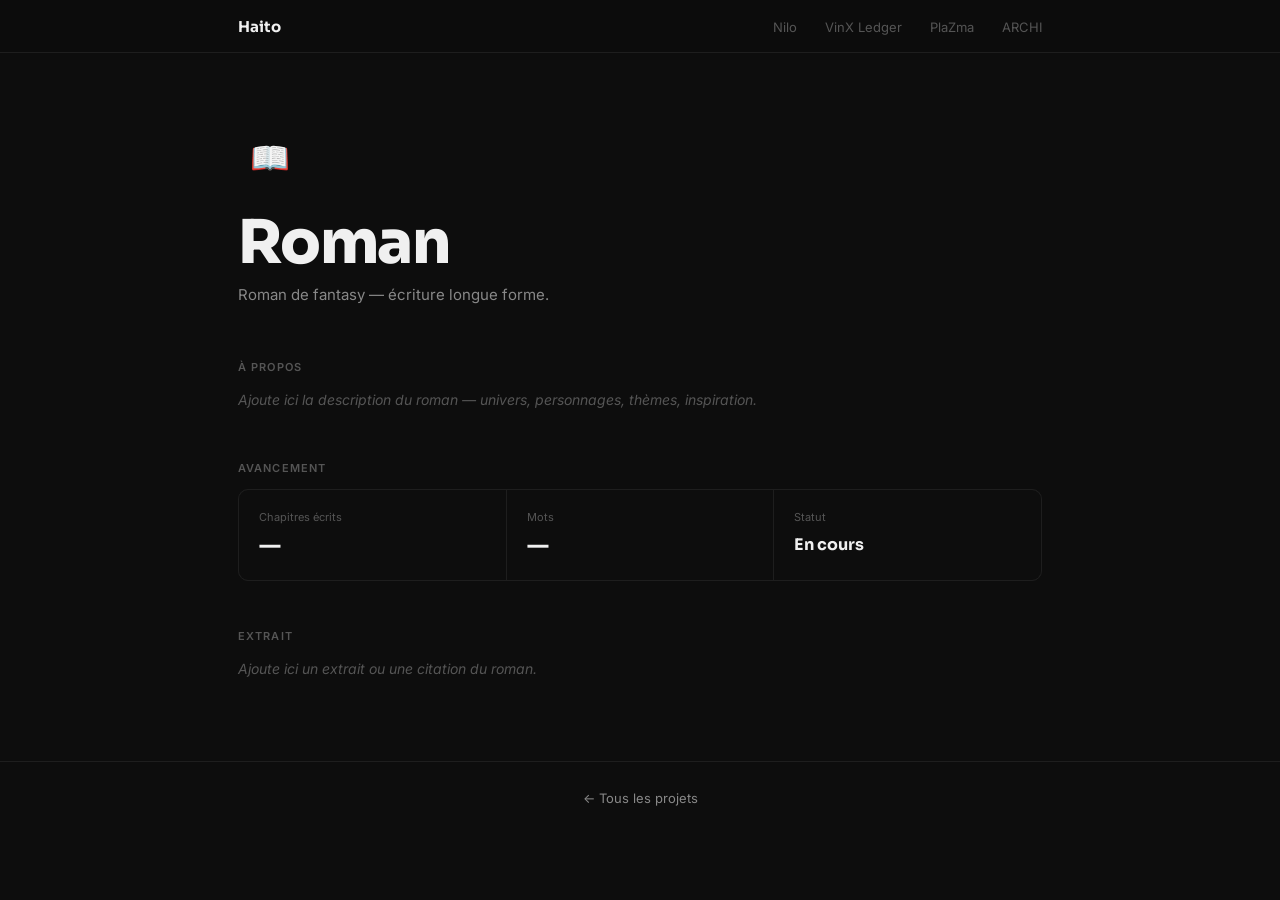
<file: roman.html>
<!DOCTYPE html>
<html lang="fr">
<head>
<meta charset="UTF-8">
<meta name="viewport" content="width=device-width, initial-scale=1.0">
<title>Roman — Haito</title>
<link rel="preconnect" href="https://fonts.googleapis.com">
<link rel="preconnect" href="https://fonts.gstatic.com" crossorigin>
<link href="https://fonts.googleapis.com/css2?family=Inter:wght@400;500;600&family=Sora:wght@600;700;800&display=swap" rel="stylesheet">
<link rel="stylesheet" href="assets/theme.css">
<style>
  .proj-hero { padding: 72px 0 56px; }
  .proj-logo { width:64px;height:64px;border-radius:16px;display:flex;align-items:center;justify-content:center;font-size:32px;margin-bottom:24px; }
  .proj-logo img { width:100%;height:100%;object-fit:contain; }
  .proj-name { font-family:var(--font-display);font-size:clamp(36px,7vw,60px);font-weight:800;letter-spacing:-.02em;line-height:1;margin-bottom:12px; }
  .proj-tagline { font-size:15px;color:var(--dim); }
  .proj-body { display:flex;flex-direction:column;gap:48px;padding-bottom:80px; }
  .sec-label { font-size:11px;font-weight:600;letter-spacing:.1em;text-transform:uppercase;color:var(--muted);margin-bottom:14px; }
  .sec-text { font-size:15px;color:var(--dim);line-height:1.75; }
  .sec-text p+p { margin-top:12px; }
  .placeholder { color:var(--muted);font-style:italic;font-size:14px; }
  .stat-row { display:flex;gap:1px;border:1px solid var(--border);border-radius:10px;overflow:hidden;background:var(--border); }
  .stat { flex:1;background:var(--bg);padding:20px; }
  .stat-label { font-size:11px;color:var(--muted);margin-bottom:6px; }
  .stat-val { font-family:var(--font-display);font-size:24px;font-weight:700; }
</style>
</head>
<body>
<nav class="ht-nav">
  <div class="ht-nav-inner">
    <a class="ht-brand" href="index.html">Haito</a>
    <ul class="ht-nav-links">
      <li><a href="nilo.html">Nilo</a></li>
      <li><a href="vinx.html">VinX Ledger</a></li>
      <li><a href="plazma.html">PlaZma</a></li>
      <li><a href="archi.html">ARCHI</a></li>
    </ul>
  </div>
</nav>
<div class="wrap">
  <header class="proj-hero">
    <div class="proj-logo">📖</div>
    <div class="proj-name">Roman</div>
    <div class="proj-tagline">Roman de fantasy — écriture longue forme.</div>
  </header>
  <div class="proj-body">
    <section>
      <p class="sec-label">À propos</p>
      <div class="sec-text"><p class="placeholder">Ajoute ici la description du roman — univers, personnages, thèmes, inspiration.</p></div>
    </section>
    <section>
      <p class="sec-label">Avancement</p>
      <div class="stat-row">
        <div class="stat"><div class="stat-label">Chapitres écrits</div><div class="stat-val">—</div></div>
        <div class="stat"><div class="stat-label">Mots</div><div class="stat-val">—</div></div>
        <div class="stat"><div class="stat-label">Statut</div><div class="stat-val" style="font-size:16px;padding-top:4px">En cours</div></div>
      </div>
    </section>
    <section>
      <p class="sec-label">Extrait</p>
      <div class="sec-text"><p class="placeholder">Ajoute ici un extrait ou une citation du roman.</p></div>
    </section>
  </div>
</div>
<footer class="ht-footer"><a href="index.html">← Tous les projets</a></footer>
</body>
</html>
</file>
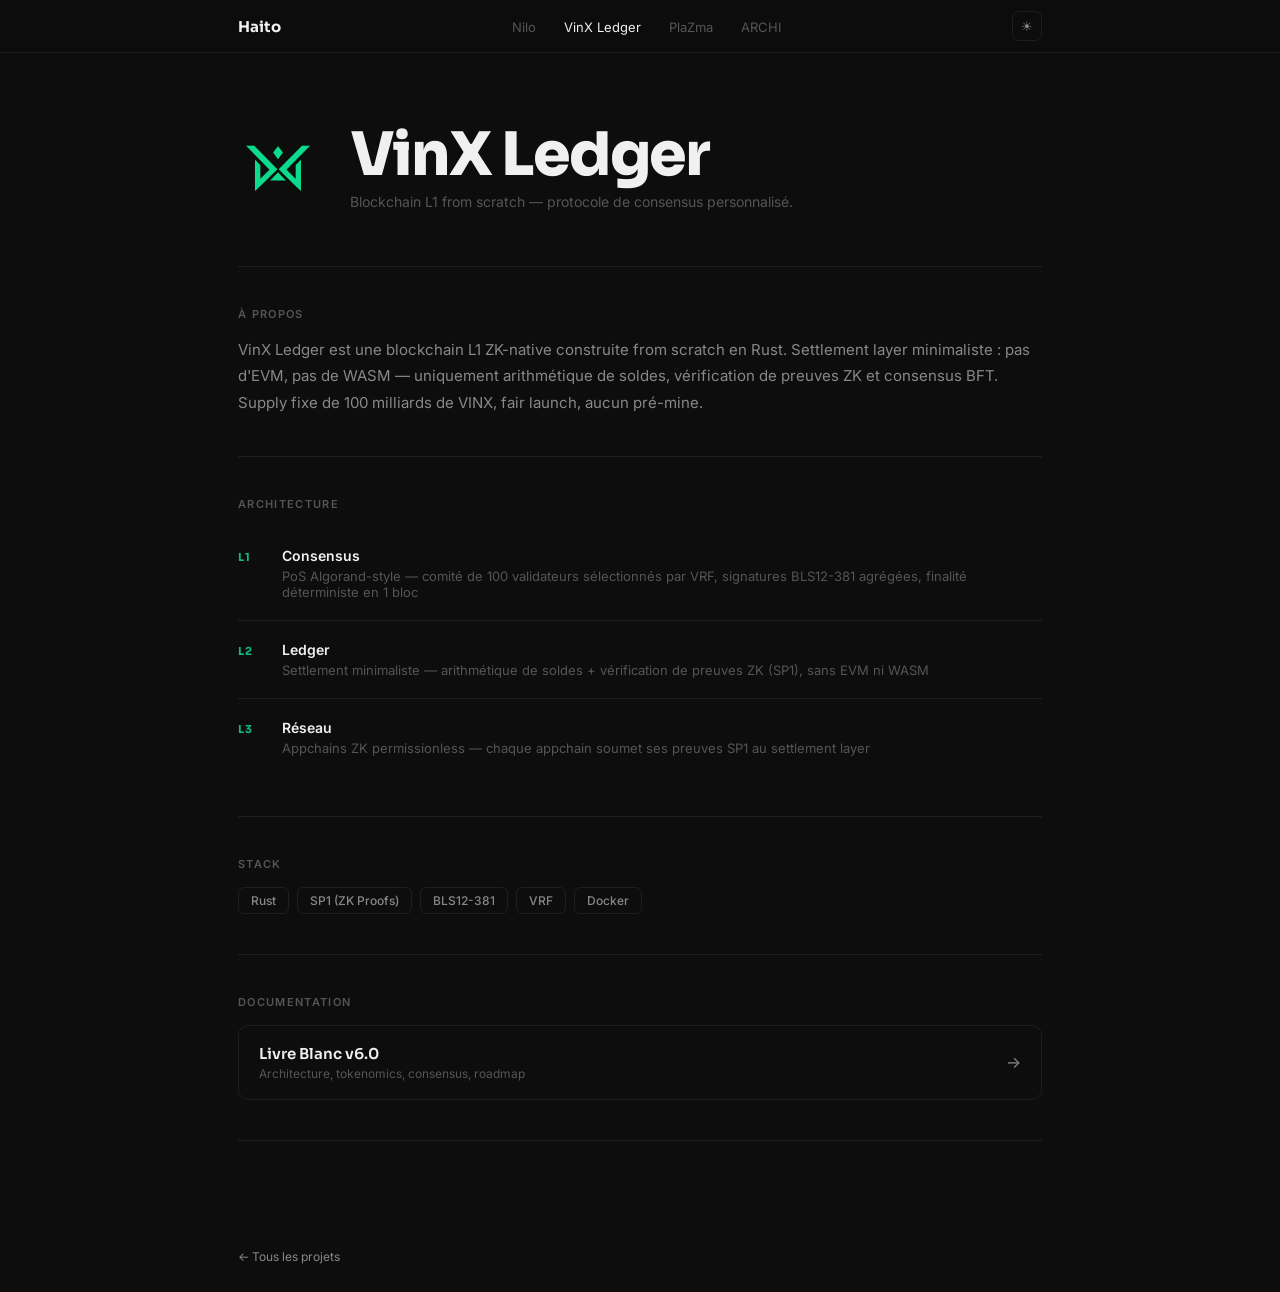
<file: vinx.html>
<!DOCTYPE html>
<html lang="fr">
<head>
<meta charset="UTF-8">
<script>document.documentElement.dataset.theme=localStorage.getItem("ht-theme")||"dark";</script>
<meta name="viewport" content="width=device-width, initial-scale=1.0">
<title>VinX Ledger — Haito</title>
<link rel="icon" type="image/svg+xml" href="data:image/svg+xml,<svg xmlns='http://www.w3.org/2000/svg' viewBox='0 0 32 32'><rect width='32' height='32' rx='4' fill='%230d0d0d'/><text x='16' y='23' font-size='18' font-family='system-ui' font-weight='800' fill='%23f0f0f0' text-anchor='middle'>H</text></svg>">
<meta property="og:type" content="website">
<meta property="og:site_name" content="Haito">
<meta property="og:title" content="VinX Ledger — Haito">
<meta property="og:description" content="Blockchain L1 ZK-native construite from scratch en Rust. Consensus BFT Algorand-style, settlement minimaliste, appchains ZK.">
<meta name="description" content="Blockchain L1 ZK-native construite from scratch en Rust. Consensus BFT Algorand-style, settlement minimaliste, appchains ZK.">
<link rel="preconnect" href="https://fonts.googleapis.com">
<link rel="preconnect" href="https://fonts.gstatic.com" crossorigin>
<link href="https://fonts.googleapis.com/css2?family=Inter:wght@400;500;600&family=Sora:wght@600;700;800&display=swap" rel="stylesheet">
<link rel="stylesheet" href="assets/theme.css">
<style>
  :root { --tc: #10b981; }
  .proj-hero { padding:72px 0 56px;border-bottom:1px solid var(--border);display:flex;align-items:center;gap:32px; }
  .proj-logo { width:80px;height:80px;border-radius:18px;overflow:hidden;flex-shrink:0;display:flex;align-items:center;justify-content:center;font-size:36px; }
  .proj-logo img { width:100%;height:100%;object-fit:contain; }
  .proj-name { font-family:var(--font-display);font-size:clamp(36px,7vw,60px);font-weight:800;letter-spacing:-.03em;line-height:1;margin-bottom:8px; }
  .proj-tagline { font-size:14px;color:var(--muted); }
  .proj-body { display:flex;flex-direction:column;padding-bottom:80px; }
  .sec { border-bottom:1px solid var(--border);padding:40px 0; }
  .sec-label { font-size:11px;font-weight:600;letter-spacing:.12em;text-transform:uppercase;color:var(--muted);margin-bottom:16px; }
  .sec-text { font-size:15px;color:var(--dim);line-height:1.75; }
  .placeholder { color:var(--muted);font-style:italic;font-size:14px; }
  .layer-list { display:flex;flex-direction:column; }
  .layer { display:flex;align-items:flex-start;gap:20px;padding:20px 0;border-bottom:1px solid var(--border); }
  .layer:last-child { border-bottom:none; }
  .layer-num { font-family:var(--font-display);font-size:11px;font-weight:700;color:var(--tc);padding-top:3px;min-width:24px;letter-spacing:.06em; }
  .layer-name { font-weight:600;font-size:14px;margin-bottom:4px; }
  .layer-desc { font-size:13px;color:var(--muted); }
  .stack-row { display:flex;flex-wrap:wrap;gap:8px; }
  .stack-tag { font-size:12px;font-weight:500;padding:5px 12px;border-radius:6px;border:1px solid var(--border);color:var(--dim); }
  .link-item { display:flex;align-items:center;justify-content:space-between;border:1px solid var(--border);border-radius:10px;padding:18px 20px;transition:border-color .12s,background .12s; }
  .link-item:hover { border-color:#333; }
  .link-name { font-family:var(--font-display);font-size:15px;font-weight:600;margin-bottom:3px; }
  .link-sub { font-size:12px;color:var(--muted); }
  .link-arr { color:var(--dim);font-size:16px; }
  footer { padding:28px 0;font-size:12px;color:var(--muted); }
  footer a { color:var(--dim);transition:color .12s; } footer a:hover { color:var(--text); }
  @media(max-width:520px) { .proj-hero { flex-direction:column;gap:20px;align-items:flex-start; } }
</style>
</head>
<body>
<nav class="ht-nav">
  <div class="ht-nav-inner">
    <a class="ht-brand" href="index.html">Haito</a>
    <ul class="ht-nav-links">
      <li><a href="nilo.html">Nilo</a></li>
      <li><a href="vinx.html" class="active">VinX Ledger</a></li>
      <li><a href="plazma.html">PlaZma</a></li>
      <li><a href="archi.html">ARCHI</a></li>
    </ul>
    <button class="theme-toggle" id="themeToggle" aria-label="Changer le thème"></button>
  </div>
</nav>
<div class="wrap">
  <header class="proj-hero">
    <div class="proj-logo" style="view-transition-name:proj-logo-vinx"><img src="assets/logo-vinx.png" alt="VinX Ledger"></div>
    <div>
      <div class="proj-name">VinX Ledger</div>
      <div class="proj-tagline">Blockchain L1 from scratch — protocole de consensus personnalisé.</div>
    </div>
  </header>
  <div class="proj-body">
    <section class="sec">
      <p class="sec-label">À propos</p>
      <div class="sec-text">
        <p>VinX Ledger est une blockchain L1 ZK-native construite from scratch en Rust. Settlement layer minimaliste : pas d'EVM, pas de WASM — uniquement arithmétique de soldes, vérification de preuves ZK et consensus BFT.</p>
        <p>Supply fixe de 100 milliards de VINX, fair launch, aucun pré-mine.</p>
      </div>
    </section>
    <section class="sec">
      <p class="sec-label">Architecture</p>
      <div class="layer-list">
        <div class="layer"><div class="layer-num">L1</div><div><div class="layer-name">Consensus</div><div class="layer-desc">PoS Algorand-style — comité de 100 validateurs sélectionnés par VRF, signatures BLS12-381 agrégées, finalité déterministe en 1 bloc</div></div></div>
        <div class="layer"><div class="layer-num">L2</div><div><div class="layer-name">Ledger</div><div class="layer-desc">Settlement minimaliste — arithmétique de soldes + vérification de preuves ZK (SP1), sans EVM ni WASM</div></div></div>
        <div class="layer"><div class="layer-num">L3</div><div><div class="layer-name">Réseau</div><div class="layer-desc">Appchains ZK permissionless — chaque appchain soumet ses preuves SP1 au settlement layer</div></div></div>
      </div>
    </section>
    <section class="sec">
      <p class="sec-label">Stack</p>
      <div class="stack-row">
        <span class="stack-tag">Rust</span>
        <span class="stack-tag">SP1 (ZK Proofs)</span>
        <span class="stack-tag">BLS12-381</span>
        <span class="stack-tag">VRF</span>
        <span class="stack-tag">Docker</span>
      </div>
    </section>
    <section class="sec">
      <p class="sec-label">Documentation</p>
      <a class="link-item" href="whitepaper.html">
        <div><div class="link-name">Livre Blanc v6.0</div><div class="link-sub">Architecture, tokenomics, consensus, roadmap</div></div>
        <span class="link-arr">→</span>
      </a>
    </section>
  </div>
  <footer><a href="index.html">← Tous les projets</a></footer>
</div>
<script src="assets/haito.js"></script>
</body>
</html>
</file>
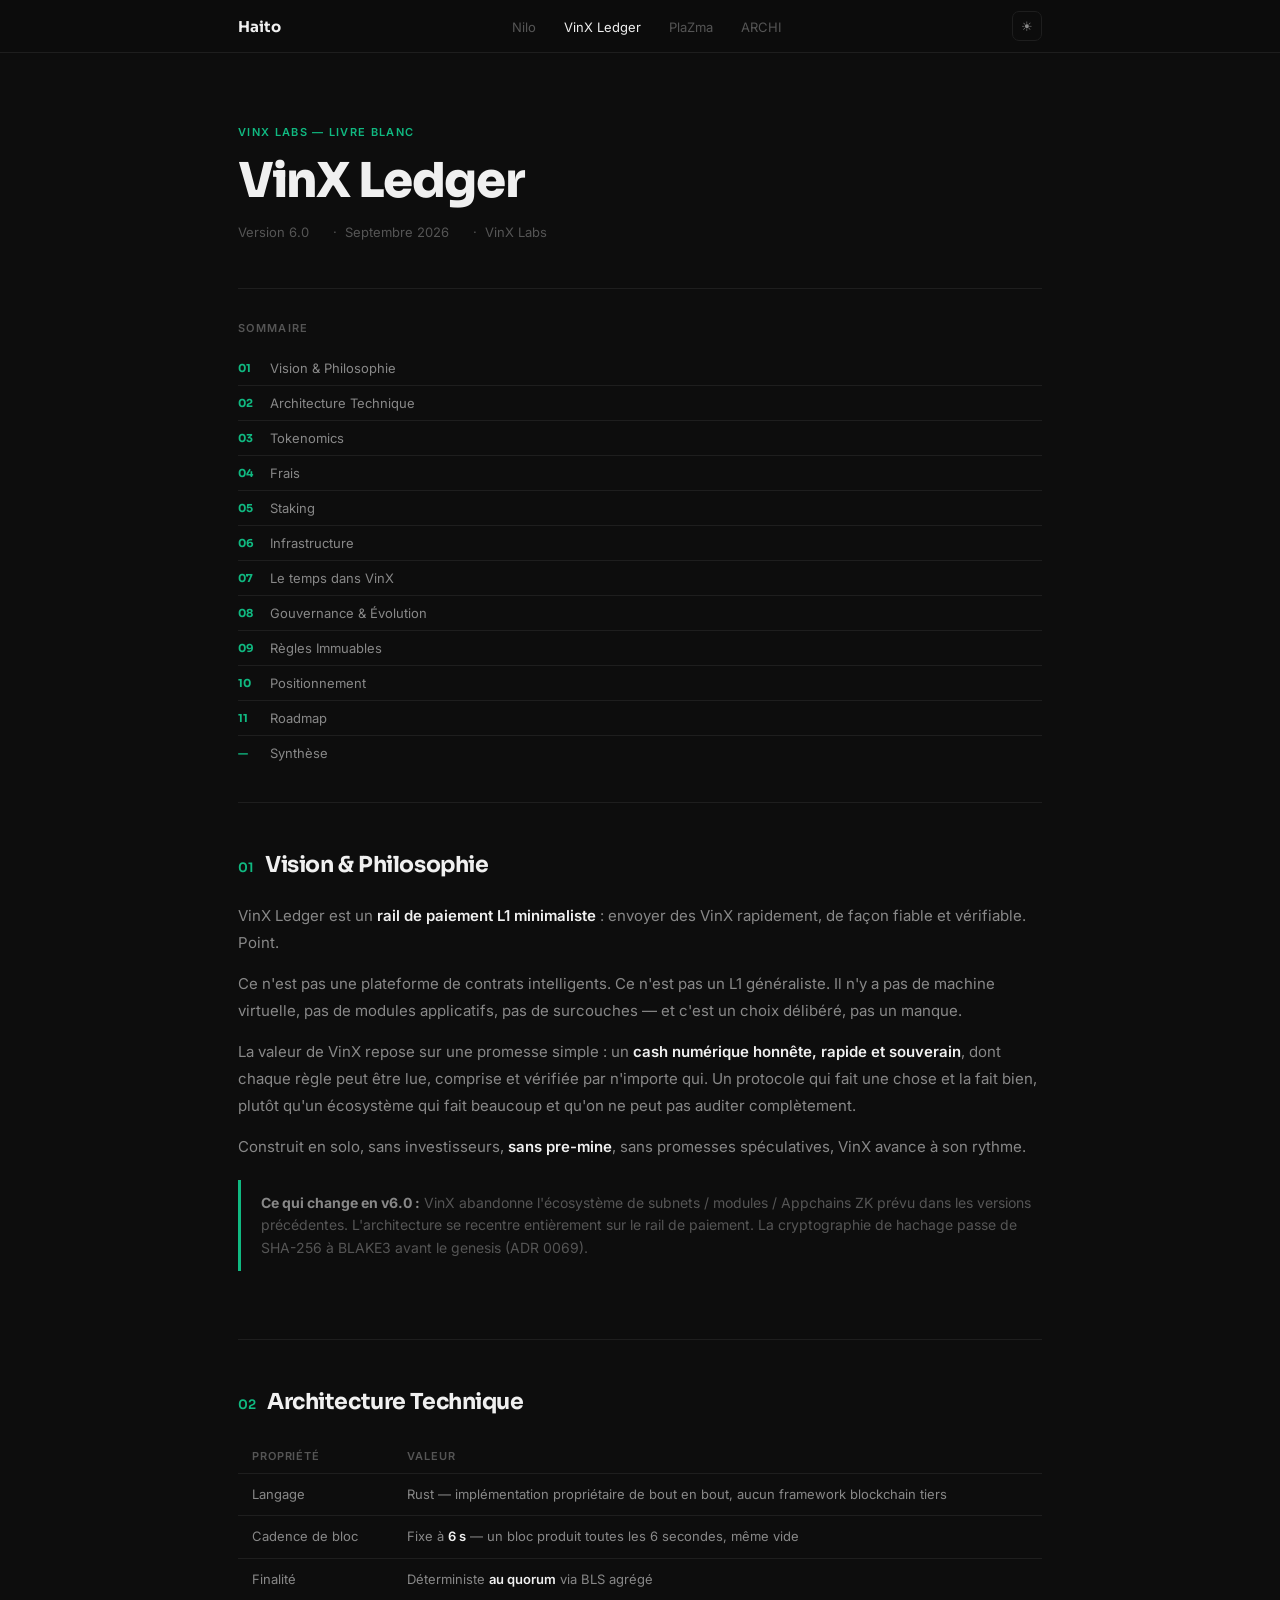
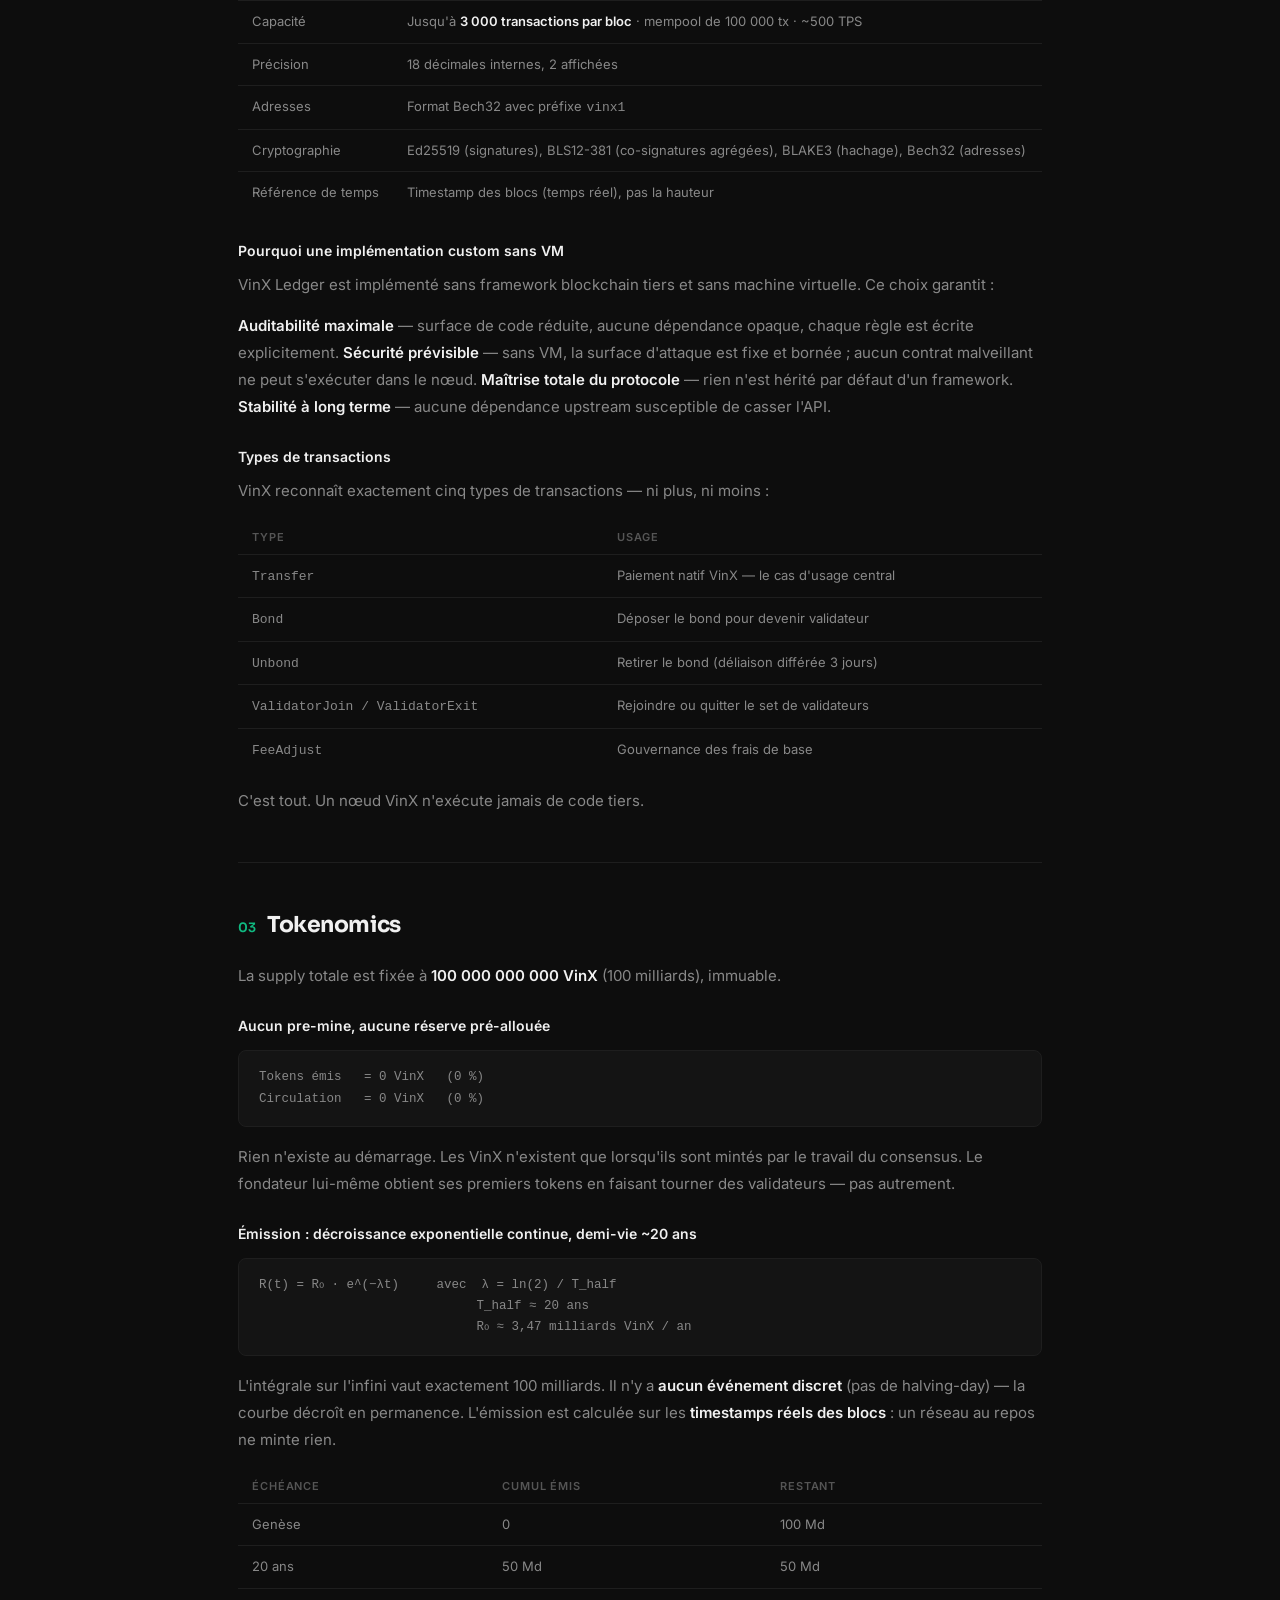
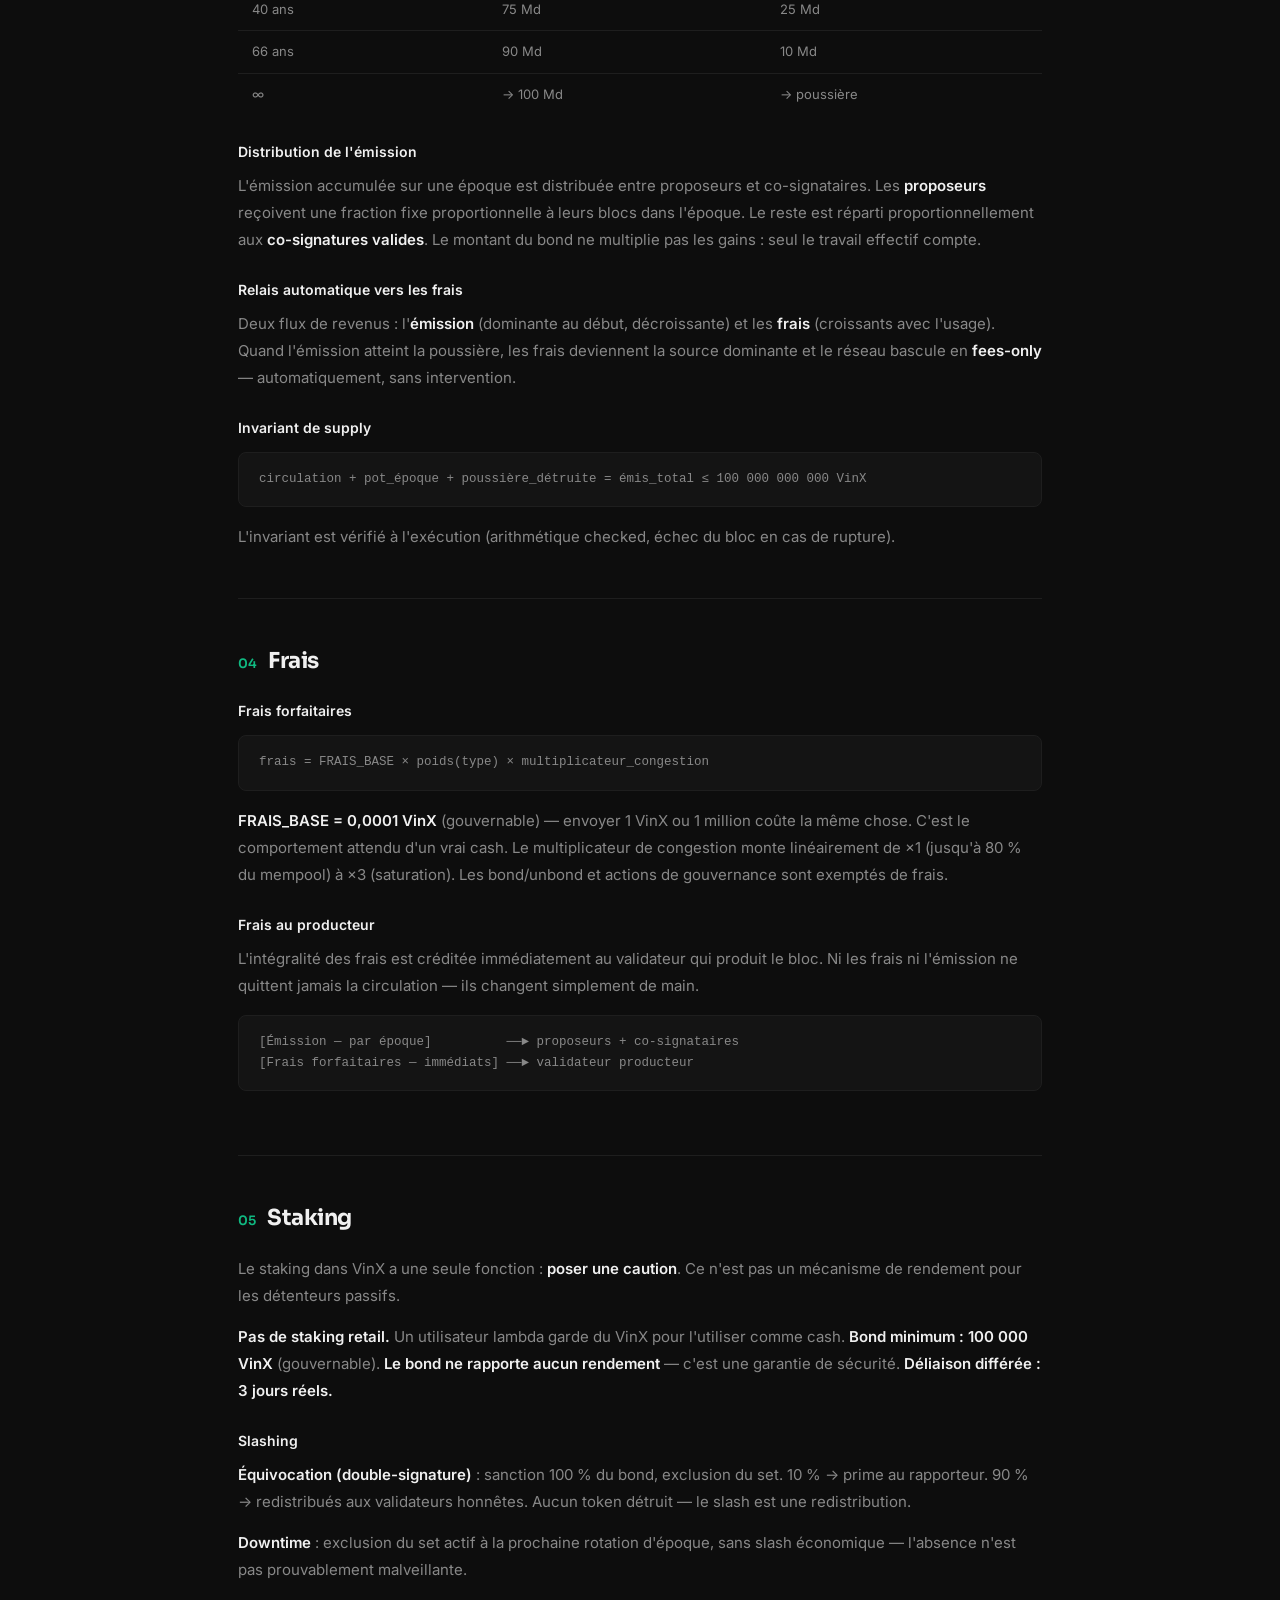
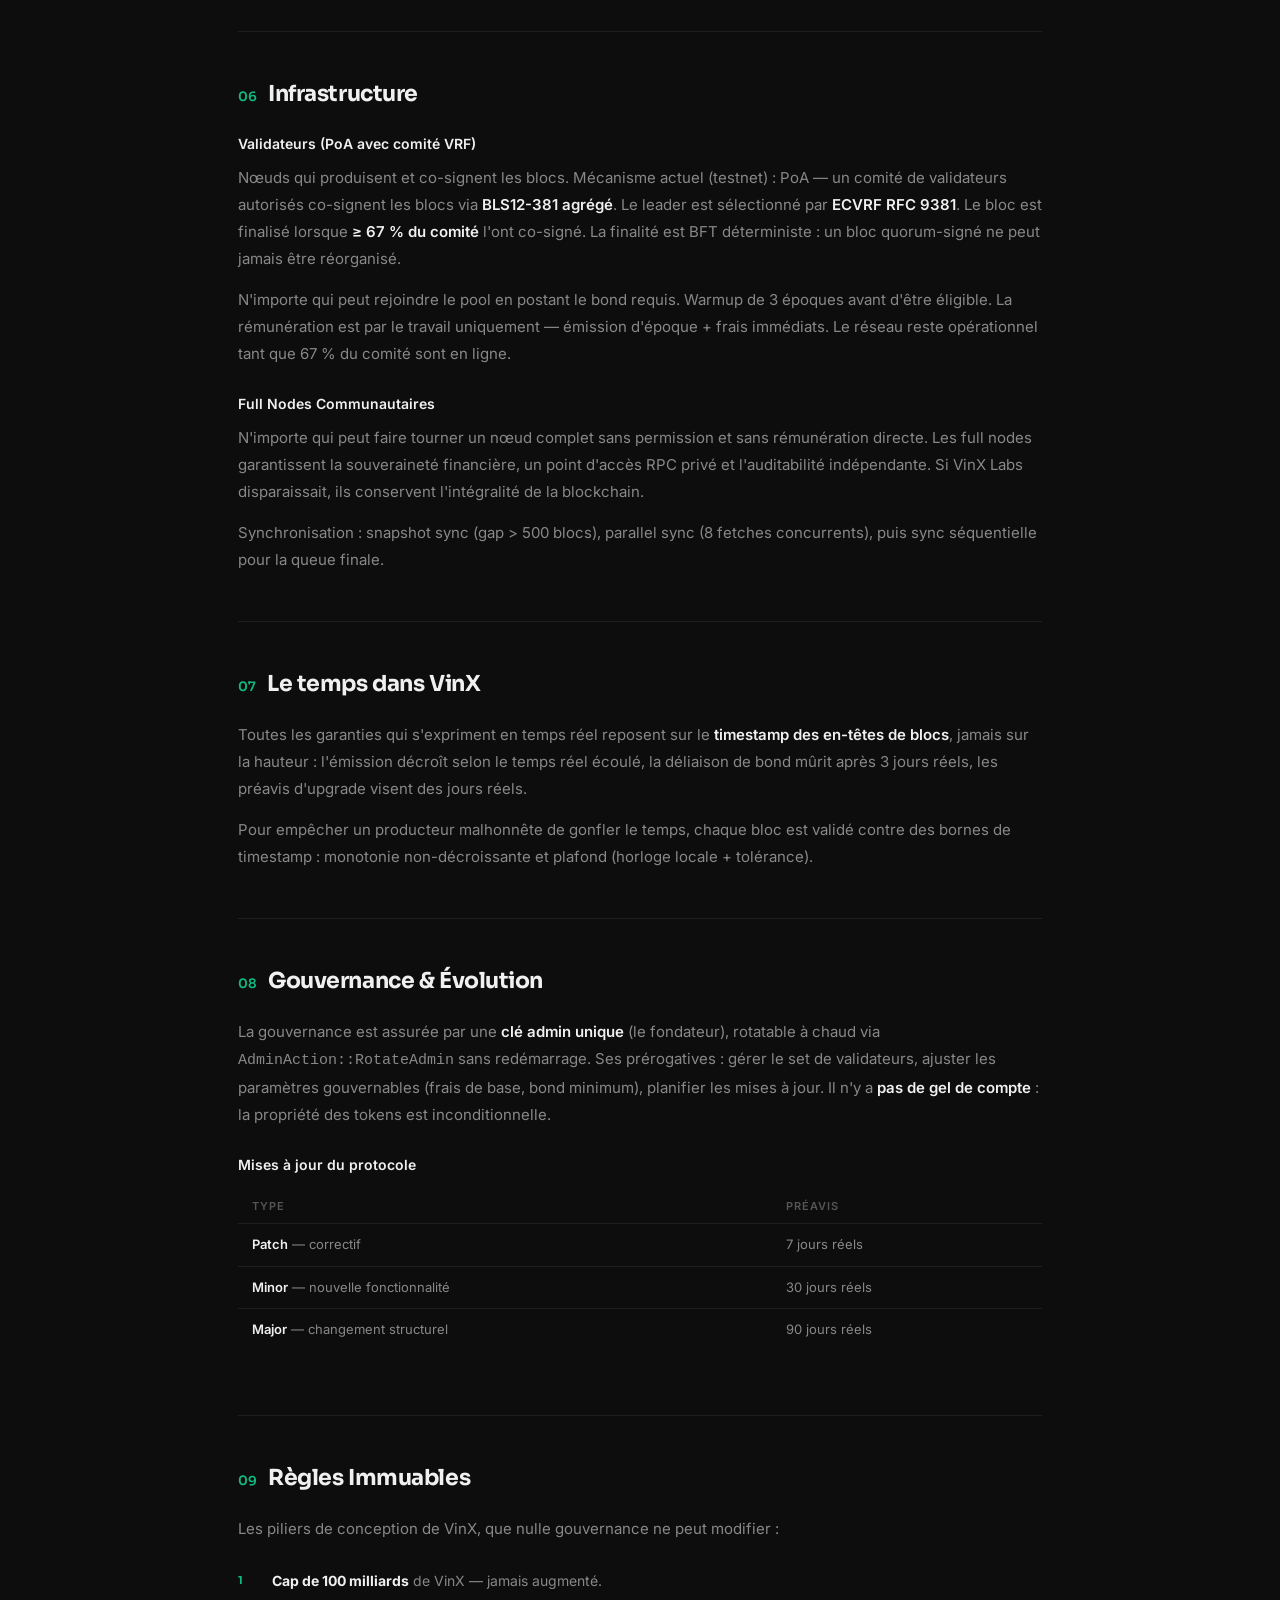
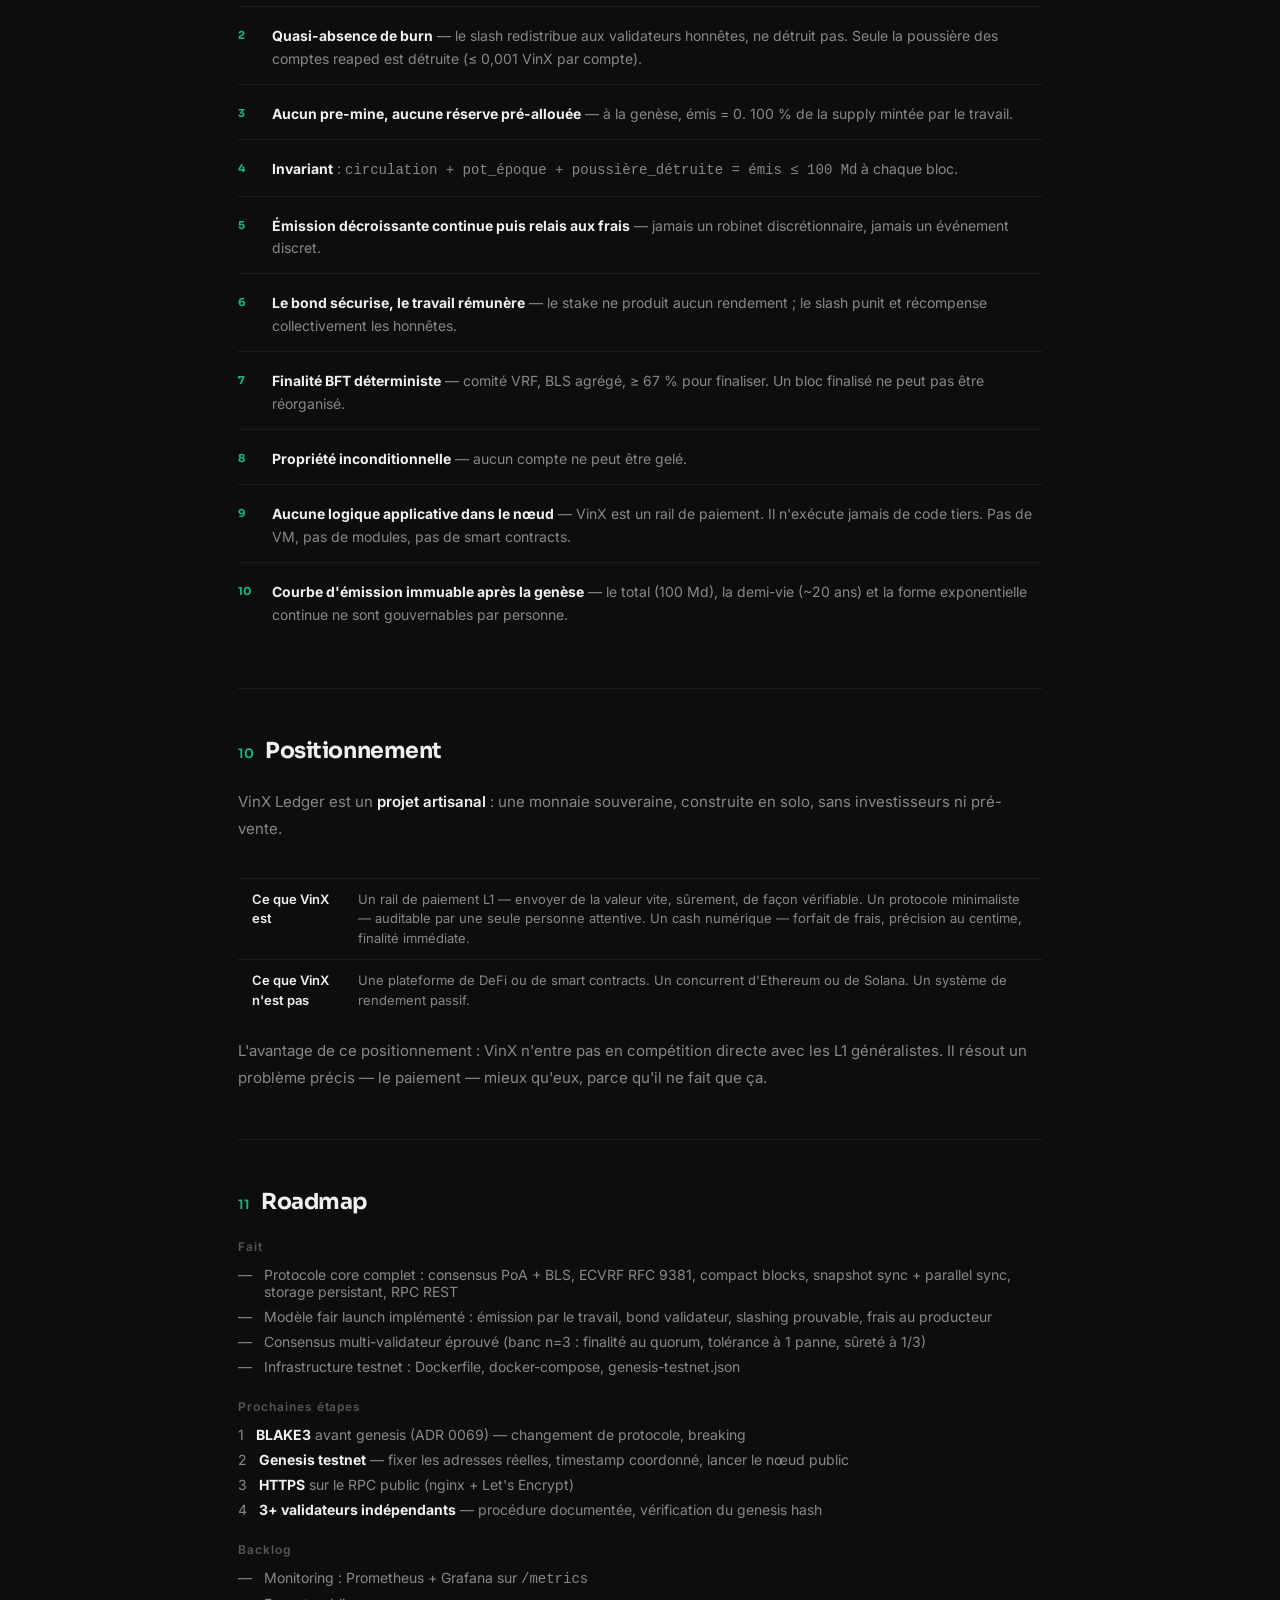
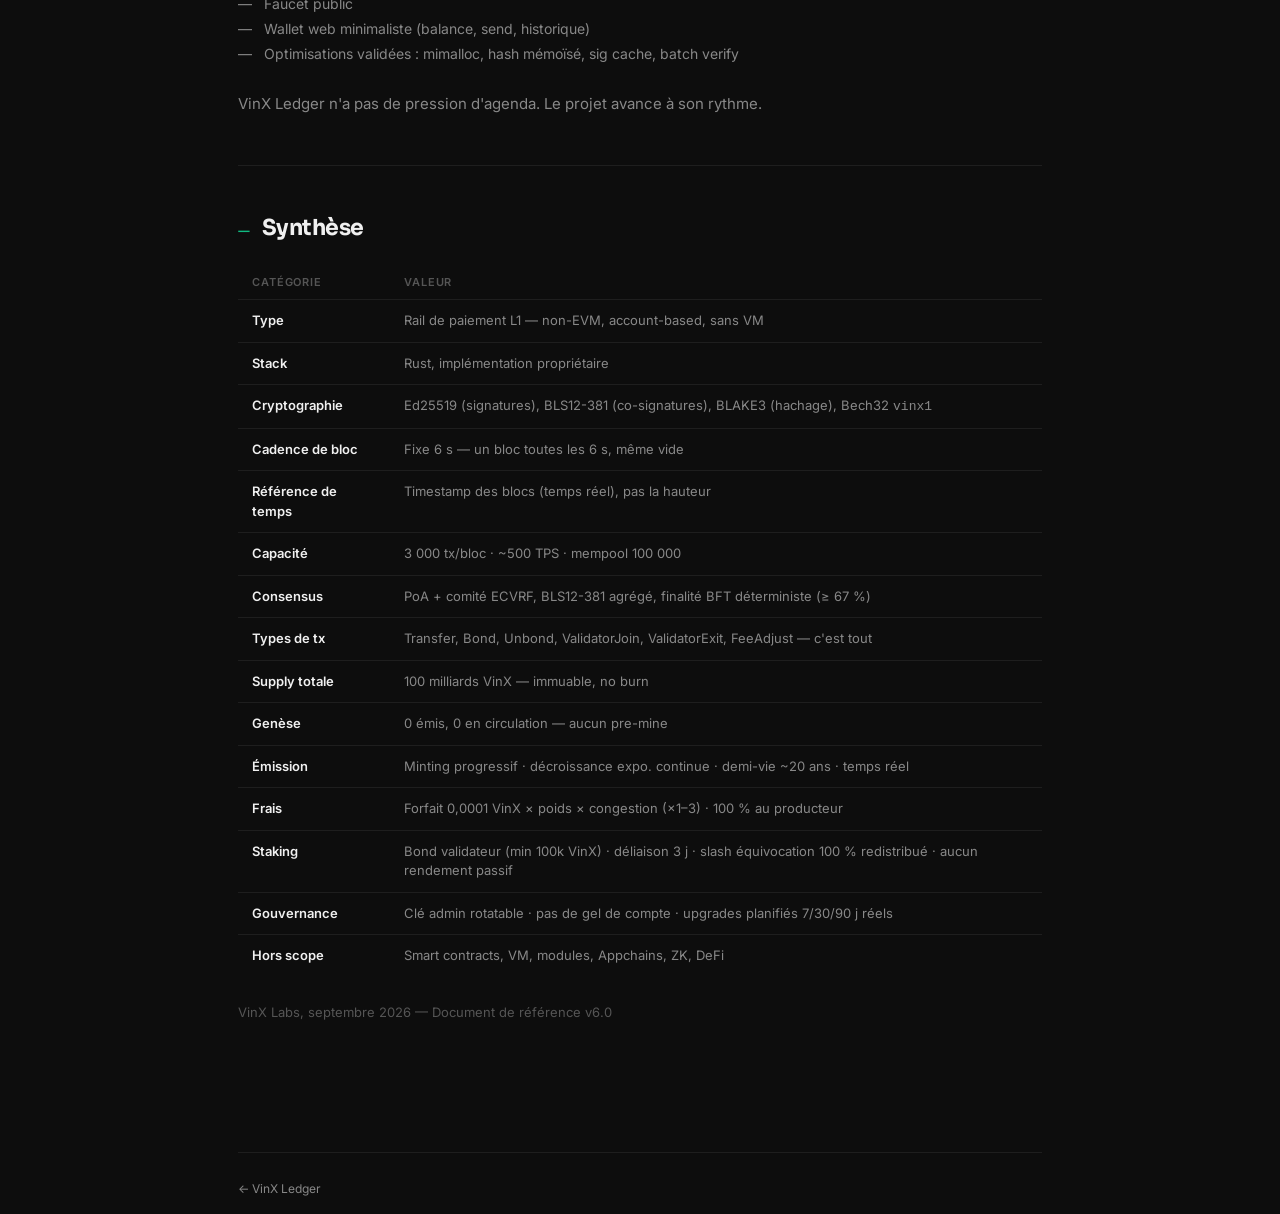
<file: whitepaper.html>
<!DOCTYPE html>
<html lang="fr">
<head>
<meta charset="UTF-8">
<script>document.documentElement.dataset.theme=localStorage.getItem("ht-theme")||"dark";</script>
<meta name="viewport" content="width=device-width, initial-scale=1.0">
<title>Livre Blanc VinX Ledger — Haito</title>
<link rel="icon" type="image/svg+xml" href="data:image/svg+xml,<svg xmlns='http://www.w3.org/2000/svg' viewBox='0 0 32 32'><rect width='32' height='32' rx='4' fill='%230d0d0d'/><text x='16' y='23' font-size='18' font-family='system-ui' font-weight='800' fill='%23f0f0f0' text-anchor='middle'>H</text></svg>">
<meta property="og:type" content="website">
<meta property="og:site_name" content="Haito">
<meta property="og:title" content="Livre Blanc VinX Ledger v6.0">
<meta property="og:description" content="Rail de paiement L1 minimaliste — non-EVM, Rust, BLS12-381, fair launch. Document de référence v6.0, septembre 2026.">
<meta name="description" content="Rail de paiement L1 minimaliste — non-EVM, Rust, BLS12-381, fair launch. Document de référence v6.0, septembre 2026.">
<link rel="preconnect" href="https://fonts.googleapis.com">
<link rel="preconnect" href="https://fonts.gstatic.com" crossorigin>
<link href="https://fonts.googleapis.com/css2?family=Inter:wght@400;500;600&family=Sora:wght@600;700;800&display=swap" rel="stylesheet">
<link rel="stylesheet" href="assets/theme.css">
<style>
  :root { --tc: #10b981; }

  .wp-hero { padding: 72px 0 48px; border-bottom: 1px solid var(--border); }
  .wp-badge { font-size: 11px; font-weight: 600; letter-spacing: .12em; text-transform: uppercase; color: var(--tc); margin-bottom: 16px; }
  .wp-title { font-family: var(--font-display); font-size: clamp(28px, 5vw, 48px); font-weight: 800; letter-spacing: -.03em; line-height: 1.1; margin-bottom: 16px; }
  .wp-meta { font-size: 13px; color: var(--muted); display: flex; gap: 24px; flex-wrap: wrap; }
  .wp-meta span::before { content: '·'; margin-right: 8px; }
  .wp-meta span:first-child::before { content: ''; margin: 0; }

  .wp-toc { padding: 32px 0; border-bottom: 1px solid var(--border); }
  .wp-toc-label { font-size: 11px; font-weight: 600; letter-spacing: .12em; text-transform: uppercase; color: var(--muted); margin-bottom: 16px; }
  .wp-toc-list { display: flex; flex-direction: column; gap: 0; }
  .wp-toc-item { display: flex; align-items: center; gap: 12px; padding: 9px 0; border-bottom: 1px solid var(--border); font-size: 13px; color: var(--dim); transition: color .12s; }
  .wp-toc-item:last-child { border-bottom: none; }
  .wp-toc-item:hover { color: var(--text); }
  .wp-toc-num { font-family: var(--font-display); font-size: 11px; font-weight: 700; color: var(--tc); min-width: 20px; }

  .wp-body { display: flex; flex-direction: column; padding-bottom: 80px; }
  .wp-sec { border-bottom: 1px solid var(--border); padding: 48px 0; }
  .wp-sec:last-child { border-bottom: none; }

  .wp-h2 { font-family: var(--font-display); font-size: 22px; font-weight: 700; letter-spacing: -.02em; margin-bottom: 24px; display: flex; align-items: baseline; gap: 12px; }
  .wp-h2-num { font-size: 13px; color: var(--tc); font-weight: 600; }
  .wp-h3 { font-size: 14px; font-weight: 600; color: var(--text); margin: 28px 0 12px; }

  .wp-p { font-size: 15px; color: var(--dim); line-height: 1.8; margin-bottom: 14px; }
  .wp-p:last-child { margin-bottom: 0; }
  .wp-p strong { color: var(--text); font-weight: 600; }

  .wp-blockquote { border-left: 3px solid var(--tc); padding: 12px 0 12px 20px; margin: 20px 0; font-size: 14px; color: var(--muted); line-height: 1.6; }
  .wp-blockquote strong { color: var(--dim); }

  .wp-code { font-family: 'SFMono-Regular', 'Consolas', monospace; font-size: 12.5px; background: var(--surface); border: 1px solid var(--border); border-radius: 8px; padding: 16px 20px; overflow-x: auto; color: var(--dim); line-height: 1.7; margin: 16px 0; white-space: pre; }

  .wp-table-wrap { overflow-x: auto; margin: 16px 0; }
  table { width: 100%; border-collapse: collapse; }
  th { font-size: 11px; font-weight: 600; letter-spacing: .08em; text-transform: uppercase; color: var(--muted); border-bottom: 1px solid var(--border); padding: 10px 14px; text-align: left; }
  td { font-size: 13px; color: var(--dim); border-bottom: 1px solid var(--border); padding: 11px 14px; vertical-align: top; line-height: 1.5; }
  td strong { color: var(--text); font-weight: 600; }
  tr:last-child td { border-bottom: none; }

  .wp-rules { display: flex; flex-direction: column; gap: 4px; margin-top: 8px; }
  .wp-rule { display: flex; gap: 16px; padding: 14px 0; border-bottom: 1px solid var(--border); font-size: 14px; color: var(--dim); line-height: 1.6; }
  .wp-rule:last-child { border-bottom: none; }
  .wp-rule-n { font-family: var(--font-display); font-size: 11px; font-weight: 700; color: var(--tc); min-width: 18px; padding-top: 2px; }
  .wp-rule strong { color: var(--text); }

  .wp-roadmap { display: flex; flex-direction: column; gap: 24px; }
  .wp-rm-group { }
  .wp-rm-label { font-size: 12px; font-weight: 600; letter-spacing: .08em; color: var(--muted); margin-bottom: 12px; }
  .wp-rm-items { display: flex; flex-direction: column; gap: 8px; }
  .wp-rm-item { display: flex; gap: 12px; font-size: 14px; color: var(--dim); }
  .wp-rm-item strong { color: var(--text); }

  footer { padding: 28px 0; font-size: 12px; color: var(--muted); border-top: 1px solid var(--border); }
  footer a { color: var(--dim); transition: color .12s; }
  footer a:hover { color: var(--text); }

  @media (max-width: 520px) { .wp-meta { gap: 12px; } }
</style>
</head>
<body>
<nav class="ht-nav">
  <div class="ht-nav-inner">
    <a class="ht-brand" href="index.html">Haito</a>
    <ul class="ht-nav-links">
      <li><a href="nilo.html">Nilo</a></li>
      <li><a href="vinx.html" class="active">VinX Ledger</a></li>
      <li><a href="plazma.html">PlaZma</a></li>
      <li><a href="archi.html">ARCHI</a></li>
    </ul>
    <button class="theme-toggle" id="themeToggle" aria-label="Changer le thème"></button>
  </div>
</nav>

<div class="wrap">
  <header class="wp-hero">
    <p class="wp-badge">VinX Labs — Livre Blanc</p>
    <h1 class="wp-title">VinX Ledger</h1>
    <div class="wp-meta">
      <span>Version 6.0</span>
      <span>Septembre 2026</span>
      <span>VinX Labs</span>
    </div>
  </header>

  <nav class="wp-toc">
    <p class="wp-toc-label">Sommaire</p>
    <div class="wp-toc-list">
      <a class="wp-toc-item" href="#s1"><span class="wp-toc-num">01</span>Vision & Philosophie</a>
      <a class="wp-toc-item" href="#s2"><span class="wp-toc-num">02</span>Architecture Technique</a>
      <a class="wp-toc-item" href="#s3"><span class="wp-toc-num">03</span>Tokenomics</a>
      <a class="wp-toc-item" href="#s4"><span class="wp-toc-num">04</span>Frais</a>
      <a class="wp-toc-item" href="#s5"><span class="wp-toc-num">05</span>Staking</a>
      <a class="wp-toc-item" href="#s6"><span class="wp-toc-num">06</span>Infrastructure</a>
      <a class="wp-toc-item" href="#s7"><span class="wp-toc-num">07</span>Le temps dans VinX</a>
      <a class="wp-toc-item" href="#s8"><span class="wp-toc-num">08</span>Gouvernance & Évolution</a>
      <a class="wp-toc-item" href="#s9"><span class="wp-toc-num">09</span>Règles Immuables</a>
      <a class="wp-toc-item" href="#s10"><span class="wp-toc-num">10</span>Positionnement</a>
      <a class="wp-toc-item" href="#s11"><span class="wp-toc-num">11</span>Roadmap</a>
      <a class="wp-toc-item" href="#annexe"><span class="wp-toc-num">—</span>Synthèse</a>
    </div>
  </nav>

  <div class="wp-body">

    <section class="wp-sec" id="s1">
      <h2 class="wp-h2"><span class="wp-h2-num">01</span>Vision & Philosophie</h2>
      <p class="wp-p">VinX Ledger est un <strong>rail de paiement L1 minimaliste</strong> : envoyer des VinX rapidement, de façon fiable et vérifiable. Point.</p>
      <p class="wp-p">Ce n'est pas une plateforme de contrats intelligents. Ce n'est pas un L1 généraliste. Il n'y a pas de machine virtuelle, pas de modules applicatifs, pas de surcouches — et c'est un choix délibéré, pas un manque.</p>
      <p class="wp-p">La valeur de VinX repose sur une promesse simple : un <strong>cash numérique honnête, rapide et souverain</strong>, dont chaque règle peut être lue, comprise et vérifiée par n'importe qui. Un protocole qui fait une chose et la fait bien, plutôt qu'un écosystème qui fait beaucoup et qu'on ne peut pas auditer complètement.</p>
      <p class="wp-p">Construit en solo, sans investisseurs, <strong>sans pre-mine</strong>, sans promesses spéculatives, VinX avance à son rythme.</p>
      <div class="wp-blockquote"><strong>Ce qui change en v6.0 :</strong> VinX abandonne l'écosystème de subnets / modules / Appchains ZK prévu dans les versions précédentes. L'architecture se recentre entièrement sur le rail de paiement. La cryptographie de hachage passe de SHA-256 à BLAKE3 avant le genesis (ADR 0069).</div>
    </section>

    <section class="wp-sec" id="s2">
      <h2 class="wp-h2"><span class="wp-h2-num">02</span>Architecture Technique</h2>
      <div class="wp-table-wrap"><table>
        <tr><th>Propriété</th><th>Valeur</th></tr>
        <tr><td>Langage</td><td>Rust — implémentation propriétaire de bout en bout, aucun framework blockchain tiers</td></tr>
        <tr><td>Cadence de bloc</td><td>Fixe à <strong>6 s</strong> — un bloc produit toutes les 6 secondes, même vide</td></tr>
        <tr><td>Finalité</td><td>Déterministe <strong>au quorum</strong> via BLS agrégé</td></tr>
        <tr><td>Capacité</td><td>Jusqu'à <strong>3 000 transactions par bloc</strong> · mempool de 100 000 tx · ~500 TPS</td></tr>
        <tr><td>Précision</td><td>18 décimales internes, 2 affichées</td></tr>
        <tr><td>Adresses</td><td>Format Bech32 avec préfixe <code>vinx1</code></td></tr>
        <tr><td>Cryptographie</td><td>Ed25519 (signatures), BLS12-381 (co-signatures agrégées), BLAKE3 (hachage), Bech32 (adresses)</td></tr>
        <tr><td>Référence de temps</td><td>Timestamp des blocs (temps réel), pas la hauteur</td></tr>
      </table></div>

      <h3 class="wp-h3">Pourquoi une implémentation custom sans VM</h3>
      <p class="wp-p">VinX Ledger est implémenté sans framework blockchain tiers et sans machine virtuelle. Ce choix garantit :</p>
      <p class="wp-p"><strong>Auditabilité maximale</strong> — surface de code réduite, aucune dépendance opaque, chaque règle est écrite explicitement. <strong>Sécurité prévisible</strong> — sans VM, la surface d'attaque est fixe et bornée ; aucun contrat malveillant ne peut s'exécuter dans le nœud. <strong>Maîtrise totale du protocole</strong> — rien n'est hérité par défaut d'un framework. <strong>Stabilité à long terme</strong> — aucune dépendance upstream susceptible de casser l'API.</p>

      <h3 class="wp-h3">Types de transactions</h3>
      <p class="wp-p">VinX reconnaît exactement cinq types de transactions — ni plus, ni moins :</p>
      <div class="wp-table-wrap"><table>
        <tr><th>Type</th><th>Usage</th></tr>
        <tr><td><code>Transfer</code></td><td>Paiement natif VinX — le cas d'usage central</td></tr>
        <tr><td><code>Bond</code></td><td>Déposer le bond pour devenir validateur</td></tr>
        <tr><td><code>Unbond</code></td><td>Retirer le bond (déliaison différée 3 jours)</td></tr>
        <tr><td><code>ValidatorJoin / ValidatorExit</code></td><td>Rejoindre ou quitter le set de validateurs</td></tr>
        <tr><td><code>FeeAdjust</code></td><td>Gouvernance des frais de base</td></tr>
      </table></div>
      <p class="wp-p">C'est tout. Un nœud VinX n'exécute jamais de code tiers.</p>
    </section>

    <section class="wp-sec" id="s3">
      <h2 class="wp-h2"><span class="wp-h2-num">03</span>Tokenomics</h2>
      <p class="wp-p">La supply totale est fixée à <strong>100 000 000 000 VinX</strong> (100 milliards), immuable.</p>

      <h3 class="wp-h3">Aucun pre-mine, aucune réserve pré-allouée</h3>
      <div class="wp-code">Tokens émis   = 0 VinX   (0 %)
Circulation   = 0 VinX   (0 %)</div>
      <p class="wp-p">Rien n'existe au démarrage. Les VinX n'existent que lorsqu'ils sont mintés par le travail du consensus. Le fondateur lui-même obtient ses premiers tokens en faisant tourner des validateurs — pas autrement.</p>

      <h3 class="wp-h3">Émission : décroissance exponentielle continue, demi-vie ~20 ans</h3>
      <div class="wp-code">R(t) = R₀ · e^(−λt)     avec  λ = ln(2) / T_half
                             T_half ≈ 20 ans
                             R₀ ≈ 3,47 milliards VinX / an</div>
      <p class="wp-p">L'intégrale sur l'infini vaut exactement 100 milliards. Il n'y a <strong>aucun événement discret</strong> (pas de halving-day) — la courbe décroît en permanence. L'émission est calculée sur les <strong>timestamps réels des blocs</strong> : un réseau au repos ne minte rien.</p>
      <div class="wp-table-wrap"><table>
        <tr><th>Échéance</th><th>Cumul émis</th><th>Restant</th></tr>
        <tr><td>Genèse</td><td>0</td><td>100 Md</td></tr>
        <tr><td>20 ans</td><td>50 Md</td><td>50 Md</td></tr>
        <tr><td>40 ans</td><td>75 Md</td><td>25 Md</td></tr>
        <tr><td>66 ans</td><td>90 Md</td><td>10 Md</td></tr>
        <tr><td>∞</td><td>→ 100 Md</td><td>→ poussière</td></tr>
      </table></div>

      <h3 class="wp-h3">Distribution de l'émission</h3>
      <p class="wp-p">L'émission accumulée sur une époque est distribuée entre proposeurs et co-signataires. Les <strong>proposeurs</strong> reçoivent une fraction fixe proportionnelle à leurs blocs dans l'époque. Le reste est réparti proportionnellement aux <strong>co-signatures valides</strong>. Le montant du bond ne multiplie pas les gains : seul le travail effectif compte.</p>

      <h3 class="wp-h3">Relais automatique vers les frais</h3>
      <p class="wp-p">Deux flux de revenus : l'<strong>émission</strong> (dominante au début, décroissante) et les <strong>frais</strong> (croissants avec l'usage). Quand l'émission atteint la poussière, les frais deviennent la source dominante et le réseau bascule en <strong>fees-only</strong> — automatiquement, sans intervention.</p>

      <h3 class="wp-h3">Invariant de supply</h3>
      <div class="wp-code">circulation + pot_époque + poussière_détruite = émis_total ≤ 100 000 000 000 VinX</div>
      <p class="wp-p">L'invariant est vérifié à l'exécution (arithmétique checked, échec du bloc en cas de rupture).</p>
    </section>

    <section class="wp-sec" id="s4">
      <h2 class="wp-h2"><span class="wp-h2-num">04</span>Frais</h2>
      <h3 class="wp-h3">Frais forfaitaires</h3>
      <div class="wp-code">frais = FRAIS_BASE × poids(type) × multiplicateur_congestion</div>
      <p class="wp-p"><strong>FRAIS_BASE = 0,0001 VinX</strong> (gouvernable) — envoyer 1 VinX ou 1 million coûte la même chose. C'est le comportement attendu d'un vrai cash. Le multiplicateur de congestion monte linéairement de ×1 (jusqu'à 80 % du mempool) à ×3 (saturation). Les bond/unbond et actions de gouvernance sont exemptés de frais.</p>

      <h3 class="wp-h3">Frais au producteur</h3>
      <p class="wp-p">L'intégralité des frais est créditée immédiatement au validateur qui produit le bloc. Ni les frais ni l'émission ne quittent jamais la circulation — ils changent simplement de main.</p>
      <div class="wp-code">[Émission — par époque]          ──► proposeurs + co-signataires
[Frais forfaitaires — immédiats] ──► validateur producteur</div>
    </section>

    <section class="wp-sec" id="s5">
      <h2 class="wp-h2"><span class="wp-h2-num">05</span>Staking</h2>
      <p class="wp-p">Le staking dans VinX a une seule fonction : <strong>poser une caution</strong>. Ce n'est pas un mécanisme de rendement pour les détenteurs passifs.</p>
      <p class="wp-p"><strong>Pas de staking retail.</strong> Un utilisateur lambda garde du VinX pour l'utiliser comme cash. <strong>Bond minimum : 100 000 VinX</strong> (gouvernable). <strong>Le bond ne rapporte aucun rendement</strong> — c'est une garantie de sécurité. <strong>Déliaison différée : 3 jours réels.</strong></p>

      <h3 class="wp-h3">Slashing</h3>
      <p class="wp-p"><strong>Équivocation (double-signature)</strong> : sanction 100 % du bond, exclusion du set. 10 % → prime au rapporteur. 90 % → redistribués aux validateurs honnêtes. Aucun token détruit — le slash est une redistribution.</p>
      <p class="wp-p"><strong>Downtime</strong> : exclusion du set actif à la prochaine rotation d'époque, sans slash économique — l'absence n'est pas prouvablement malveillante.</p>
    </section>

    <section class="wp-sec" id="s6">
      <h2 class="wp-h2"><span class="wp-h2-num">06</span>Infrastructure</h2>
      <h3 class="wp-h3">Validateurs (PoA avec comité VRF)</h3>
      <p class="wp-p">Nœuds qui produisent et co-signent les blocs. Mécanisme actuel (testnet) : PoA — un comité de validateurs autorisés co-signent les blocs via <strong>BLS12-381 agrégé</strong>. Le leader est sélectionné par <strong>ECVRF RFC 9381</strong>. Le bloc est finalisé lorsque <strong>≥ 67 % du comité</strong> l'ont co-signé. La finalité est BFT déterministe : un bloc quorum-signé ne peut jamais être réorganisé.</p>
      <p class="wp-p">N'importe qui peut rejoindre le pool en postant le bond requis. Warmup de 3 époques avant d'être éligible. La rémunération est par le travail uniquement — émission d'époque + frais immédiats. Le réseau reste opérationnel tant que 67 % du comité sont en ligne.</p>

      <h3 class="wp-h3">Full Nodes Communautaires</h3>
      <p class="wp-p">N'importe qui peut faire tourner un nœud complet sans permission et sans rémunération directe. Les full nodes garantissent la souveraineté financière, un point d'accès RPC privé et l'auditabilité indépendante. Si VinX Labs disparaissait, ils conservent l'intégralité de la blockchain.</p>
      <p class="wp-p">Synchronisation : snapshot sync (gap > 500 blocs), parallel sync (8 fetches concurrents), puis sync séquentielle pour la queue finale.</p>
    </section>

    <section class="wp-sec" id="s7">
      <h2 class="wp-h2"><span class="wp-h2-num">07</span>Le temps dans VinX</h2>
      <p class="wp-p">Toutes les garanties qui s'expriment en temps réel reposent sur le <strong>timestamp des en-têtes de blocs</strong>, jamais sur la hauteur : l'émission décroît selon le temps réel écoulé, la déliaison de bond mûrit après 3 jours réels, les préavis d'upgrade visent des jours réels.</p>
      <p class="wp-p">Pour empêcher un producteur malhonnête de gonfler le temps, chaque bloc est validé contre des bornes de timestamp : monotonie non-décroissante et plafond (horloge locale + tolérance).</p>
    </section>

    <section class="wp-sec" id="s8">
      <h2 class="wp-h2"><span class="wp-h2-num">08</span>Gouvernance & Évolution</h2>
      <p class="wp-p">La gouvernance est assurée par une <strong>clé admin unique</strong> (le fondateur), rotatable à chaud via <code>AdminAction::RotateAdmin</code> sans redémarrage. Ses prérogatives : gérer le set de validateurs, ajuster les paramètres gouvernables (frais de base, bond minimum), planifier les mises à jour. Il n'y a <strong>pas de gel de compte</strong> : la propriété des tokens est inconditionnelle.</p>
      <h3 class="wp-h3">Mises à jour du protocole</h3>
      <div class="wp-table-wrap"><table>
        <tr><th>Type</th><th>Préavis</th></tr>
        <tr><td><strong>Patch</strong> — correctif</td><td>7 jours réels</td></tr>
        <tr><td><strong>Minor</strong> — nouvelle fonctionnalité</td><td>30 jours réels</td></tr>
        <tr><td><strong>Major</strong> — changement structurel</td><td>90 jours réels</td></tr>
      </table></div>
    </section>

    <section class="wp-sec" id="s9">
      <h2 class="wp-h2"><span class="wp-h2-num">09</span>Règles Immuables</h2>
      <p class="wp-p">Les piliers de conception de VinX, que nulle gouvernance ne peut modifier :</p>
      <div class="wp-rules">
        <div class="wp-rule"><span class="wp-rule-n">1</span><span><strong>Cap de 100 milliards</strong> de VinX — jamais augmenté.</span></div>
        <div class="wp-rule"><span class="wp-rule-n">2</span><span><strong>Quasi-absence de burn</strong> — le slash redistribue aux validateurs honnêtes, ne détruit pas. Seule la poussière des comptes reaped est détruite (≤ 0,001 VinX par compte).</span></div>
        <div class="wp-rule"><span class="wp-rule-n">3</span><span><strong>Aucun pre-mine, aucune réserve pré-allouée</strong> — à la genèse, émis = 0. 100 % de la supply mintée par le travail.</span></div>
        <div class="wp-rule"><span class="wp-rule-n">4</span><span><strong>Invariant</strong> : <code>circulation + pot_époque + poussière_détruite = émis ≤ 100 Md</code> à chaque bloc.</span></div>
        <div class="wp-rule"><span class="wp-rule-n">5</span><span><strong>Émission décroissante continue puis relais aux frais</strong> — jamais un robinet discrétionnaire, jamais un événement discret.</span></div>
        <div class="wp-rule"><span class="wp-rule-n">6</span><span><strong>Le bond sécurise, le travail rémunère</strong> — le stake ne produit aucun rendement ; le slash punit et récompense collectivement les honnêtes.</span></div>
        <div class="wp-rule"><span class="wp-rule-n">7</span><span><strong>Finalité BFT déterministe</strong> — comité VRF, BLS agrégé, ≥ 67 % pour finaliser. Un bloc finalisé ne peut pas être réorganisé.</span></div>
        <div class="wp-rule"><span class="wp-rule-n">8</span><span><strong>Propriété inconditionnelle</strong> — aucun compte ne peut être gelé.</span></div>
        <div class="wp-rule"><span class="wp-rule-n">9</span><span><strong>Aucune logique applicative dans le nœud</strong> — VinX est un rail de paiement. Il n'exécute jamais de code tiers. Pas de VM, pas de modules, pas de smart contracts.</span></div>
        <div class="wp-rule"><span class="wp-rule-n">10</span><span><strong>Courbe d'émission immuable après la genèse</strong> — le total (100 Md), la demi-vie (~20 ans) et la forme exponentielle continue ne sont gouvernables par personne.</span></div>
      </div>
    </section>

    <section class="wp-sec" id="s10">
      <h2 class="wp-h2"><span class="wp-h2-num">10</span>Positionnement</h2>
      <p class="wp-p">VinX Ledger est un <strong>projet artisanal</strong> : une monnaie souveraine, construite en solo, sans investisseurs ni pré-vente.</p>
      <div class="wp-table-wrap"><table>
        <tr><th></th><th></th></tr>
        <tr><td><strong>Ce que VinX est</strong></td><td>Un rail de paiement L1 — envoyer de la valeur vite, sûrement, de façon vérifiable. Un protocole minimaliste — auditable par une seule personne attentive. Un cash numérique — forfait de frais, précision au centime, finalité immédiate.</td></tr>
        <tr><td><strong>Ce que VinX n'est pas</strong></td><td>Une plateforme de DeFi ou de smart contracts. Un concurrent d'Ethereum ou de Solana. Un système de rendement passif.</td></tr>
      </table></div>
      <p class="wp-p">L'avantage de ce positionnement : VinX n'entre pas en compétition directe avec les L1 généralistes. Il résout un problème précis — le paiement — mieux qu'eux, parce qu'il ne fait que ça.</p>
    </section>

    <section class="wp-sec" id="s11">
      <h2 class="wp-h2"><span class="wp-h2-num">11</span>Roadmap</h2>
      <div class="wp-roadmap">
        <div class="wp-rm-group">
          <p class="wp-rm-label">Fait</p>
          <div class="wp-rm-items">
            <div class="wp-rm-item"><span>—</span><span>Protocole core complet : consensus PoA + BLS, ECVRF RFC 9381, compact blocks, snapshot sync + parallel sync, storage persistant, RPC REST</span></div>
            <div class="wp-rm-item"><span>—</span><span>Modèle fair launch implémenté : émission par le travail, bond validateur, slashing prouvable, frais au producteur</span></div>
            <div class="wp-rm-item"><span>—</span><span>Consensus multi-validateur éprouvé (banc n=3 : finalité au quorum, tolérance à 1 panne, sûreté à 1/3)</span></div>
            <div class="wp-rm-item"><span>—</span><span>Infrastructure testnet : Dockerfile, docker-compose, genesis-testnet.json</span></div>
          </div>
        </div>
        <div class="wp-rm-group">
          <p class="wp-rm-label">Prochaines étapes</p>
          <div class="wp-rm-items">
            <div class="wp-rm-item"><span>1</span><span><strong>BLAKE3</strong> avant genesis (ADR 0069) — changement de protocole, breaking</span></div>
            <div class="wp-rm-item"><span>2</span><span><strong>Genesis testnet</strong> — fixer les adresses réelles, timestamp coordonné, lancer le nœud public</span></div>
            <div class="wp-rm-item"><span>3</span><span><strong>HTTPS</strong> sur le RPC public (nginx + Let's Encrypt)</span></div>
            <div class="wp-rm-item"><span>4</span><span><strong>3+ validateurs indépendants</strong> — procédure documentée, vérification du genesis hash</span></div>
          </div>
        </div>
        <div class="wp-rm-group">
          <p class="wp-rm-label">Backlog</p>
          <div class="wp-rm-items">
            <div class="wp-rm-item"><span>—</span><span>Monitoring : Prometheus + Grafana sur <code>/metrics</code></span></div>
            <div class="wp-rm-item"><span>—</span><span>Faucet public</span></div>
            <div class="wp-rm-item"><span>—</span><span>Wallet web minimaliste (balance, send, historique)</span></div>
            <div class="wp-rm-item"><span>—</span><span>Optimisations validées : mimalloc, hash mémoïsé, sig cache, batch verify</span></div>
          </div>
        </div>
      </div>
      <p class="wp-p" style="margin-top:28px">VinX Ledger n'a pas de pression d'agenda. Le projet avance à son rythme.</p>
    </section>

    <section class="wp-sec" id="annexe">
      <h2 class="wp-h2"><span class="wp-h2-num">—</span>Synthèse</h2>
      <div class="wp-table-wrap"><table>
        <tr><th>Catégorie</th><th>Valeur</th></tr>
        <tr><td><strong>Type</strong></td><td>Rail de paiement L1 — non-EVM, account-based, sans VM</td></tr>
        <tr><td><strong>Stack</strong></td><td>Rust, implémentation propriétaire</td></tr>
        <tr><td><strong>Cryptographie</strong></td><td>Ed25519 (signatures), BLS12-381 (co-signatures), BLAKE3 (hachage), Bech32 <code>vinx1</code></td></tr>
        <tr><td><strong>Cadence de bloc</strong></td><td>Fixe 6 s — un bloc toutes les 6 s, même vide</td></tr>
        <tr><td><strong>Référence de temps</strong></td><td>Timestamp des blocs (temps réel), pas la hauteur</td></tr>
        <tr><td><strong>Capacité</strong></td><td>3 000 tx/bloc · ~500 TPS · mempool 100 000</td></tr>
        <tr><td><strong>Consensus</strong></td><td>PoA + comité ECVRF, BLS12-381 agrégé, finalité BFT déterministe (≥ 67 %)</td></tr>
        <tr><td><strong>Types de tx</strong></td><td>Transfer, Bond, Unbond, ValidatorJoin, ValidatorExit, FeeAdjust — c'est tout</td></tr>
        <tr><td><strong>Supply totale</strong></td><td>100 milliards VinX — immuable, no burn</td></tr>
        <tr><td><strong>Genèse</strong></td><td>0 émis, 0 en circulation — aucun pre-mine</td></tr>
        <tr><td><strong>Émission</strong></td><td>Minting progressif · décroissance expo. continue · demi-vie ~20 ans · temps réel</td></tr>
        <tr><td><strong>Frais</strong></td><td>Forfait 0,0001 VinX × poids × congestion (×1–3) · 100 % au producteur</td></tr>
        <tr><td><strong>Staking</strong></td><td>Bond validateur (min 100k VinX) · déliaison 3 j · slash équivocation 100 % redistribué · aucun rendement passif</td></tr>
        <tr><td><strong>Gouvernance</strong></td><td>Clé admin rotatable · pas de gel de compte · upgrades planifiés 7/30/90 j réels</td></tr>
        <tr><td><strong>Hors scope</strong></td><td>Smart contracts, VM, modules, Appchains, ZK, DeFi</td></tr>
      </table></div>
      <p class="wp-p" style="margin-top:24px;font-size:13px;color:var(--muted)">VinX Labs, septembre 2026 — Document de référence v6.0</p>
    </section>

  </div>
  <footer><a href="vinx.html">← VinX Ledger</a></footer>
</div>
<script src="assets/haito.js"></script>
</body>
</html>
</file>
<file: assets/theme.css>
*, *::before, *::after { box-sizing: border-box; margin: 0; padding: 0; }

@view-transition { navigation: auto; }

::view-transition-old(root) {
  animation: 520ms cubic-bezier(.4,0,.6,1) both vt-out;
}
::view-transition-new(root) {
  animation: 1100ms cubic-bezier(.16,1,.3,1) both vt-in;
}
@keyframes vt-out {
  to { opacity: 0; transform: translateY(-22px) scale(.98); filter: blur(4px); }
}
@keyframes vt-in {
  from { opacity: 0; transform: translateY(48px); filter: blur(6px); }
  40%  { filter: blur(0); }
}

::view-transition-group(proj-logo-nilo),
::view-transition-group(proj-logo-vinx),
::view-transition-group(proj-logo-plazma),
::view-transition-group(proj-logo-archi) {
  animation-duration: 850ms;
  animation-timing-function: cubic-bezier(.16,1,.3,1);
}

/* Sections that reveal with a staggered slide-in after navigation */
.reveal {
  opacity: 0;
  transform: translateY(22px);
  transition: opacity .55s cubic-bezier(.16,1,.3,1), transform .55s cubic-bezier(.16,1,.3,1);
}
.reveal.in { opacity: 1; transform: none; }

:root {
  --bg: #0d0d0d;
  --surface: #141414;
  --border: #1e1e1e;
  --text: #f0f0f0;
  --muted: #555;
  --dim: #888;
  --page-max: 860px;
  --gut: 28px;
  --font: 'Inter', system-ui, sans-serif;
  --font-display: 'Sora', system-ui, sans-serif;
}

/* Light theme */
html[data-theme="light"] {
  --bg: #f8f8f5;
  --surface: #eeede8;
  --border: #dddcd7;
  --text: #111111;
  --muted: #999;
  --dim: #444;
}

html { font-size: 16px; }

body {
  font-family: var(--font);
  background: var(--bg);
  color: var(--text);
  min-height: 100vh;
  -webkit-font-smoothing: antialiased;
  transition: background .3s, color .3s;
}

a { color: inherit; text-decoration: none; }

/* Nav */
.ht-nav {
  position: sticky; top: 0; z-index: 100;
  border-bottom: 1px solid var(--border);
  background: color-mix(in srgb, var(--bg) 88%, transparent);
  backdrop-filter: blur(16px);
  transition: background .3s, border-color .3s;
}

/* Theme toggle */
.theme-toggle {
  background: none;
  border: 1px solid var(--border);
  border-radius: 7px;
  width: 30px; height: 30px;
  cursor: pointer;
  color: var(--dim);
  font-size: 13px;
  display: flex; align-items: center; justify-content: center;
  flex-shrink: 0;
  transition: border-color .15s, color .15s, background .15s;
  line-height: 1;
}
.theme-toggle:hover { border-color: var(--text); color: var(--text); }
.theme-toggle::before { content: '☀'; }
html[data-theme="light"] .theme-toggle::before { content: '☾'; }
.ht-nav-inner {
  max-width: var(--page-max); margin: 0 auto;
  padding: 0 var(--gut);
  height: 52px;
  display: flex; align-items: center; justify-content: space-between;
}
.ht-brand {
  font-family: var(--font-display);
  font-size: 15px; font-weight: 700;
  color: var(--text);
}
.ht-nav-links {
  display: flex; gap: 28px; list-style: none;
}
.ht-nav-links a {
  font-size: 13px; color: var(--muted);
  transition: color .12s;
}
.ht-nav-links a:hover,
.ht-nav-links a.active { color: var(--text); }

/* Wrap */
.wrap {
  max-width: var(--page-max); margin: 0 auto; padding: 0 var(--gut);
}

/* Footer */
.ht-footer {
  border-top: 1px solid var(--border);
  padding: 28px var(--gut);
  display: flex; justify-content: center;
  font-size: 13px; color: var(--muted);
}
.ht-footer a { color: var(--dim); transition: color .12s; }
.ht-footer a:hover { color: var(--text); }

@media (max-width: 520px) {
  .ht-nav-links { gap: 16px; }
  :root { --gut: 16px; }
}
</file>
